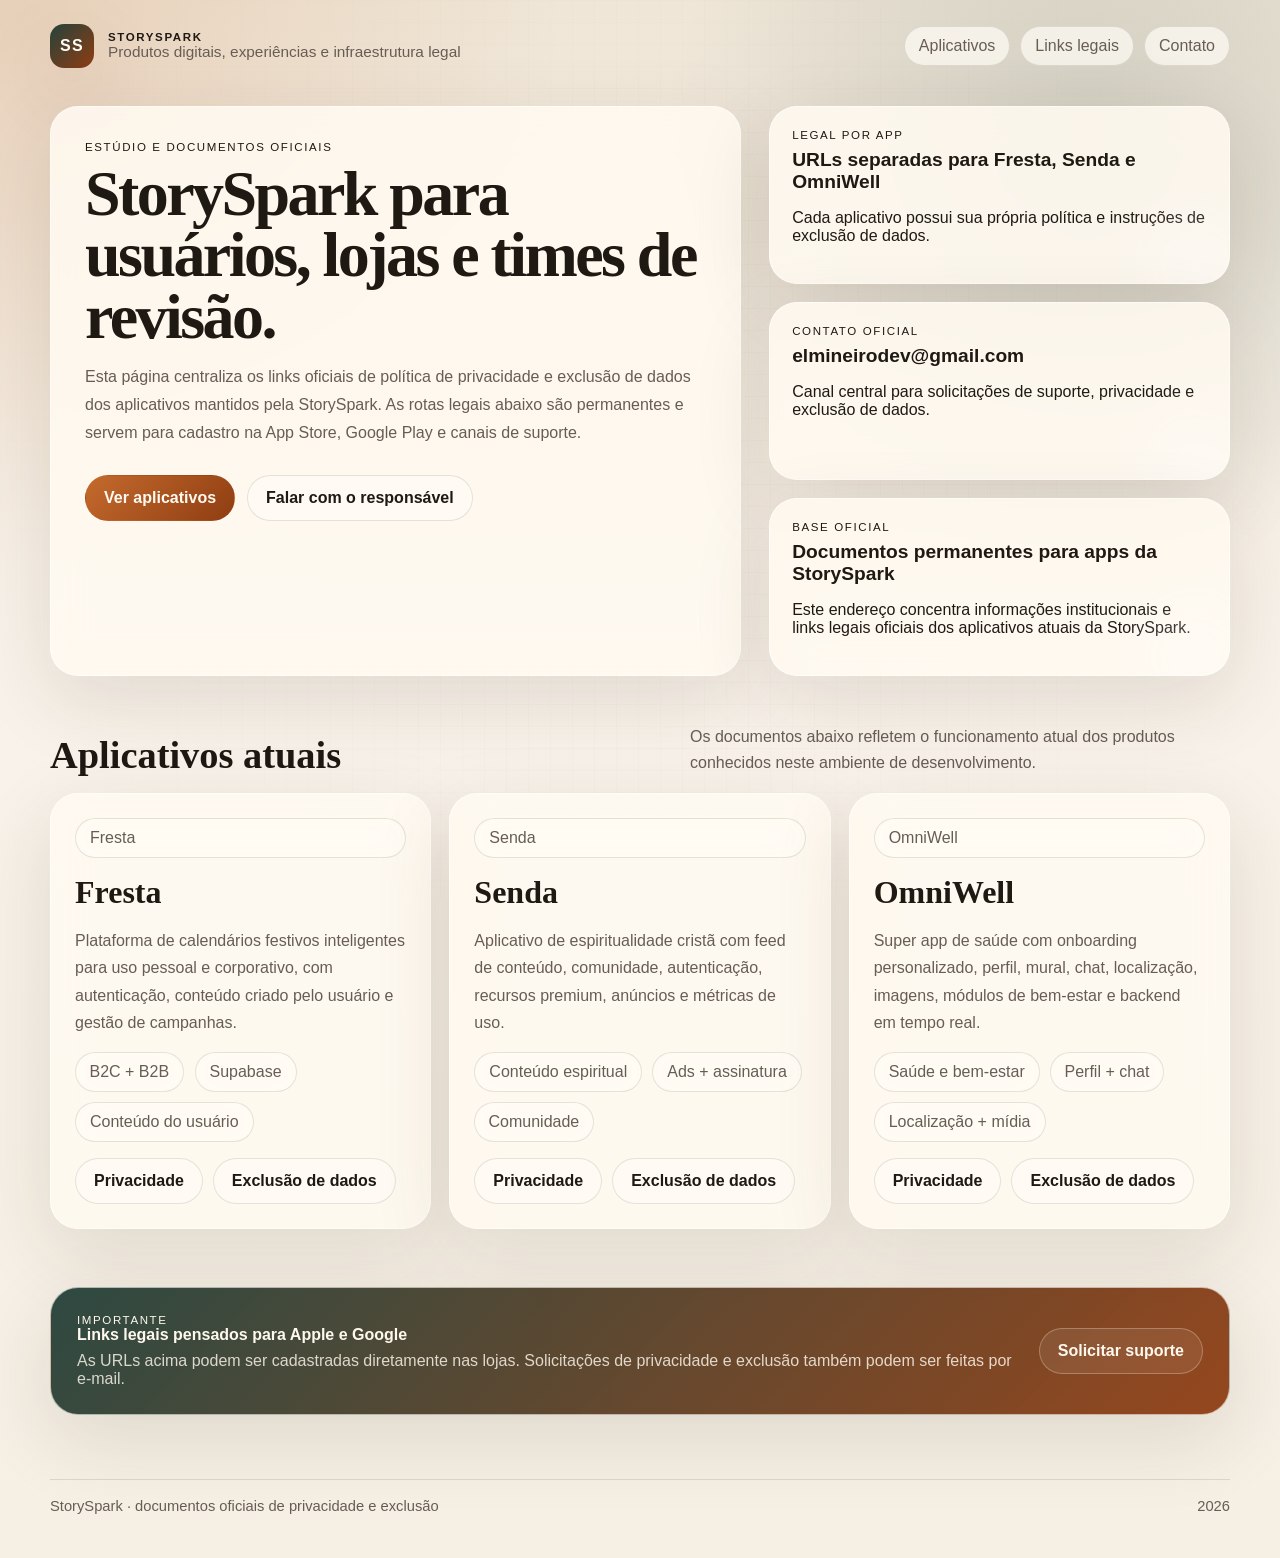
<file: index.html>
<!DOCTYPE html>
<html lang="pt-BR">
  <head>
    <meta charset="UTF-8" />
    <meta name="viewport" content="width=device-width, initial-scale=1.0" />
    <title>StorySpark | Apps e documentos legais</title>
    <meta
      name="description"
      content="StorySpark é o estúdio por trás de apps como Fresta, Senda e OmniWell. Aqui ficam os links oficiais de política de privacidade e exclusão de dados."
    />
    <link rel="canonical" href="https://storyspark.com.br/" />
    <meta property="og:title" content="StorySpark | Apps e documentos legais" />
    <meta property="og:description" content="StorySpark é o estúdio por trás de apps como Fresta, Senda e OmniWell. Aqui ficam os links oficiais de política de privacidade e exclusão de dados." />
    <meta property="og:url" content="https://storyspark.com.br/" />
    <meta property="og:type" content="website" />
    <meta property="og:locale" content="pt_BR" />
    <meta name="twitter:card" content="summary" />
    <meta name="twitter:title" content="StorySpark | Apps e documentos legais" />
    <meta name="twitter:description" content="Estúdio por trás dos apps Fresta, Senda e OmniWell. Links oficiais de privacidade e exclusão de dados." />
    <link rel="icon" type="image/svg+xml" href="/favicon.svg" />
    <link rel="stylesheet" href="./styles.css" />
  </head>
  <body>
    <div class="shell">
      <header class="topbar">
        <a class="brand" href="/">
          <span class="brand-mark">SS</span>
          <span class="brand-copy">
            <strong>StorySpark</strong>
            <span>Produtos digitais, experiências e infraestrutura legal</span>
          </span>
        </a>
        <nav class="topnav">
          <a href="#apps">Aplicativos</a>
          <a href="#legal">Links legais</a>
          <a href="mailto:elmineirodev@gmail.com">Contato</a>
        </nav>
      </header>

      <main>
        <section class="hero">
          <article class="card hero-main">
            <span class="eyebrow">Estúdio e documentos oficiais</span>
            <h1>StorySpark para usuários, lojas e times de revisão.</h1>
            <p>
              Esta página centraliza os links oficiais de política de privacidade
              e exclusão de dados dos aplicativos mantidos pela StorySpark. As
              rotas legais abaixo são permanentes e servem para cadastro na App
              Store, Google Play e canais de suporte.
            </p>
            <div class="hero-actions">
              <a class="btn btn-primary" href="#apps">Ver aplicativos</a>
              <a class="btn btn-secondary" href="mailto:elmineirodev@gmail.com"
                >Falar com o responsável</a
              >
            </div>
          </article>
          <aside class="hero-side">
            <section class="card mini-card">
              <span class="eyebrow">Legal por app</span>
              <strong>URLs separadas para Fresta, Senda e OmniWell</strong>
              <p>
                Cada aplicativo possui sua própria política e instruções de
                exclusão de dados.
              </p>
            </section>
            <section class="card mini-card">
              <span class="eyebrow">Contato oficial</span>
              <strong>elmineirodev@gmail.com</strong>
              <p>
                Canal central para solicitações de suporte, privacidade e
                exclusão de dados.
              </p>
            </section>
            <section class="card mini-card">
              <span class="eyebrow">Base oficial</span>
              <strong>Documentos permanentes para apps da StorySpark</strong>
              <p>
                Este endereço concentra informações institucionais e links legais
                oficiais dos aplicativos atuais da StorySpark.
              </p>
            </section>
          </aside>
        </section>

        <section class="section" id="apps">
          <div class="section-title">
            <h2>Aplicativos atuais</h2>
            <p>
              Os documentos abaixo refletem o funcionamento atual dos produtos
              conhecidos neste ambiente de desenvolvimento.
            </p>
          </div>
          <div class="app-grid">
            <article class="card app-card">
              <span class="chip">Fresta</span>
              <h3>Fresta</h3>
              <p>
                Plataforma de calendários festivos inteligentes para uso pessoal
                e corporativo, com autenticação, conteúdo criado pelo usuário e
                gestão de campanhas.
              </p>
              <div class="app-meta">
                <span class="chip">B2C + B2B</span>
                <span class="chip">Supabase</span>
                <span class="chip">Conteúdo do usuário</span>
              </div>
              <div class="app-links">
                <a class="btn btn-secondary" href="/legal/fresta/privacy/"
                  >Privacidade</a
                >
                <a
                  class="btn btn-secondary"
                  href="/legal/fresta/data-deletion/"
                  >Exclusão de dados</a
                >
              </div>
            </article>

            <article class="card app-card">
              <span class="chip">Senda</span>
              <h3>Senda</h3>
              <p>
                Aplicativo de espiritualidade cristã com feed de conteúdo,
                comunidade, autenticação, recursos premium, anúncios e métricas
                de uso.
              </p>
              <div class="app-meta">
                <span class="chip">Conteúdo espiritual</span>
                <span class="chip">Ads + assinatura</span>
                <span class="chip">Comunidade</span>
              </div>
              <div class="app-links">
                <a class="btn btn-secondary" href="/legal/senda/privacy/"
                  >Privacidade</a
                >
                <a class="btn btn-secondary" href="/legal/senda/data-deletion/"
                  >Exclusão de dados</a
                >
              </div>
            </article>

            <article class="card app-card">
              <span class="chip">OmniWell</span>
              <h3>OmniWell</h3>
              <p>
                Super app de saúde com onboarding personalizado, perfil, mural,
                chat, localização, imagens, módulos de bem-estar e backend em
                tempo real.
              </p>
              <div class="app-meta">
                <span class="chip">Saúde e bem-estar</span>
                <span class="chip">Perfil + chat</span>
                <span class="chip">Localização + mídia</span>
              </div>
              <div class="app-links">
                <a class="btn btn-secondary" href="/legal/omniwell/privacy/"
                  >Privacidade</a
                >
                <a
                  class="btn btn-secondary"
                  href="/legal/omniwell/data-deletion/"
                  >Exclusão de dados</a
                >
              </div>
            </article>
          </div>
        </section>

        <section class="section" id="legal">
          <div class="card band">
            <div>
              <span class="eyebrow">Importante</span>
              <strong>Links legais pensados para Apple e Google</strong>
              <p>
                As URLs acima podem ser cadastradas diretamente nas lojas.
                Solicitações de privacidade e exclusão também podem ser feitas
                por e-mail.
              </p>
            </div>
            <a class="btn btn-secondary" href="mailto:elmineirodev@gmail.com"
              >Solicitar suporte</a
            >
          </div>
        </section>
      </main>

      <footer class="footer">
        <div class="footer-row">
          <span>StorySpark · documentos oficiais de privacidade e exclusão</span>
          <span id="year">2026</span>
        </div>
      </footer>
    </div>
    <script>
      document.getElementById("year").textContent = String(new Date().getFullYear());
    </script>
  </body>
</html>
</file>
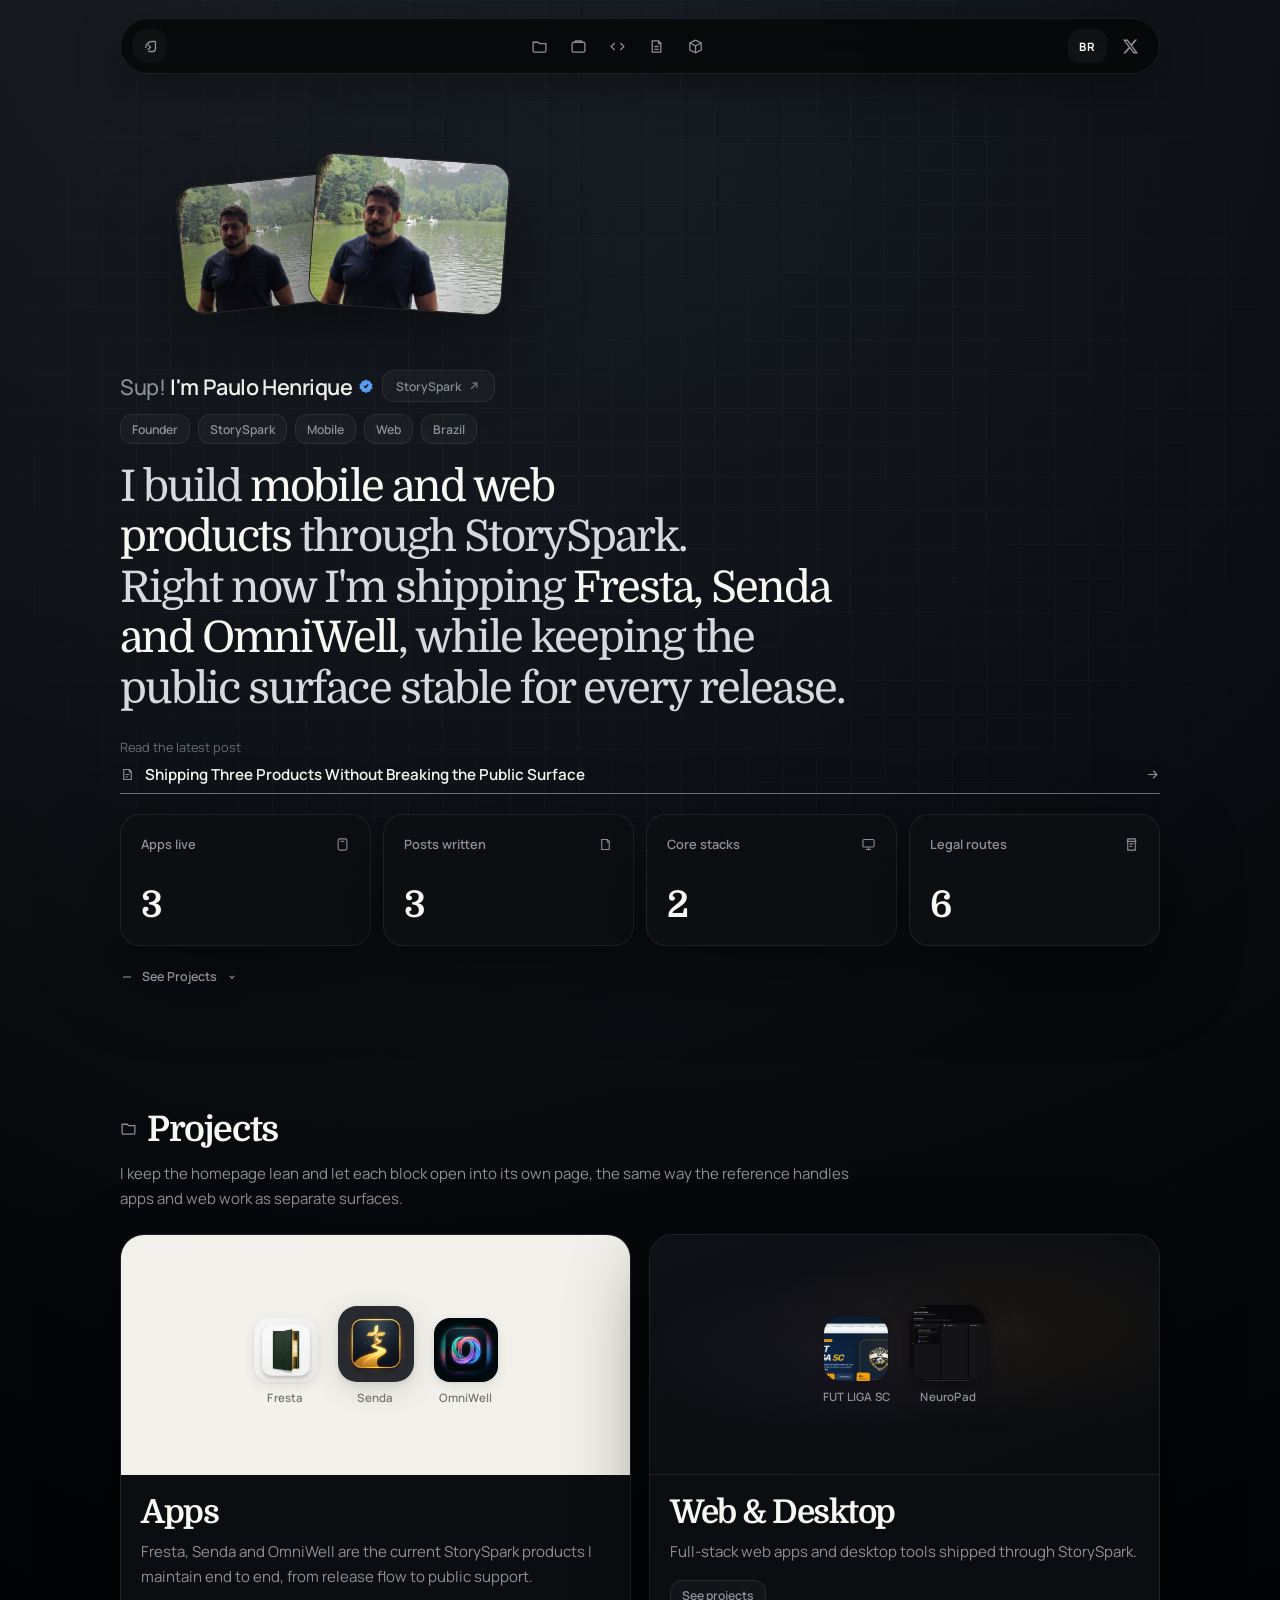
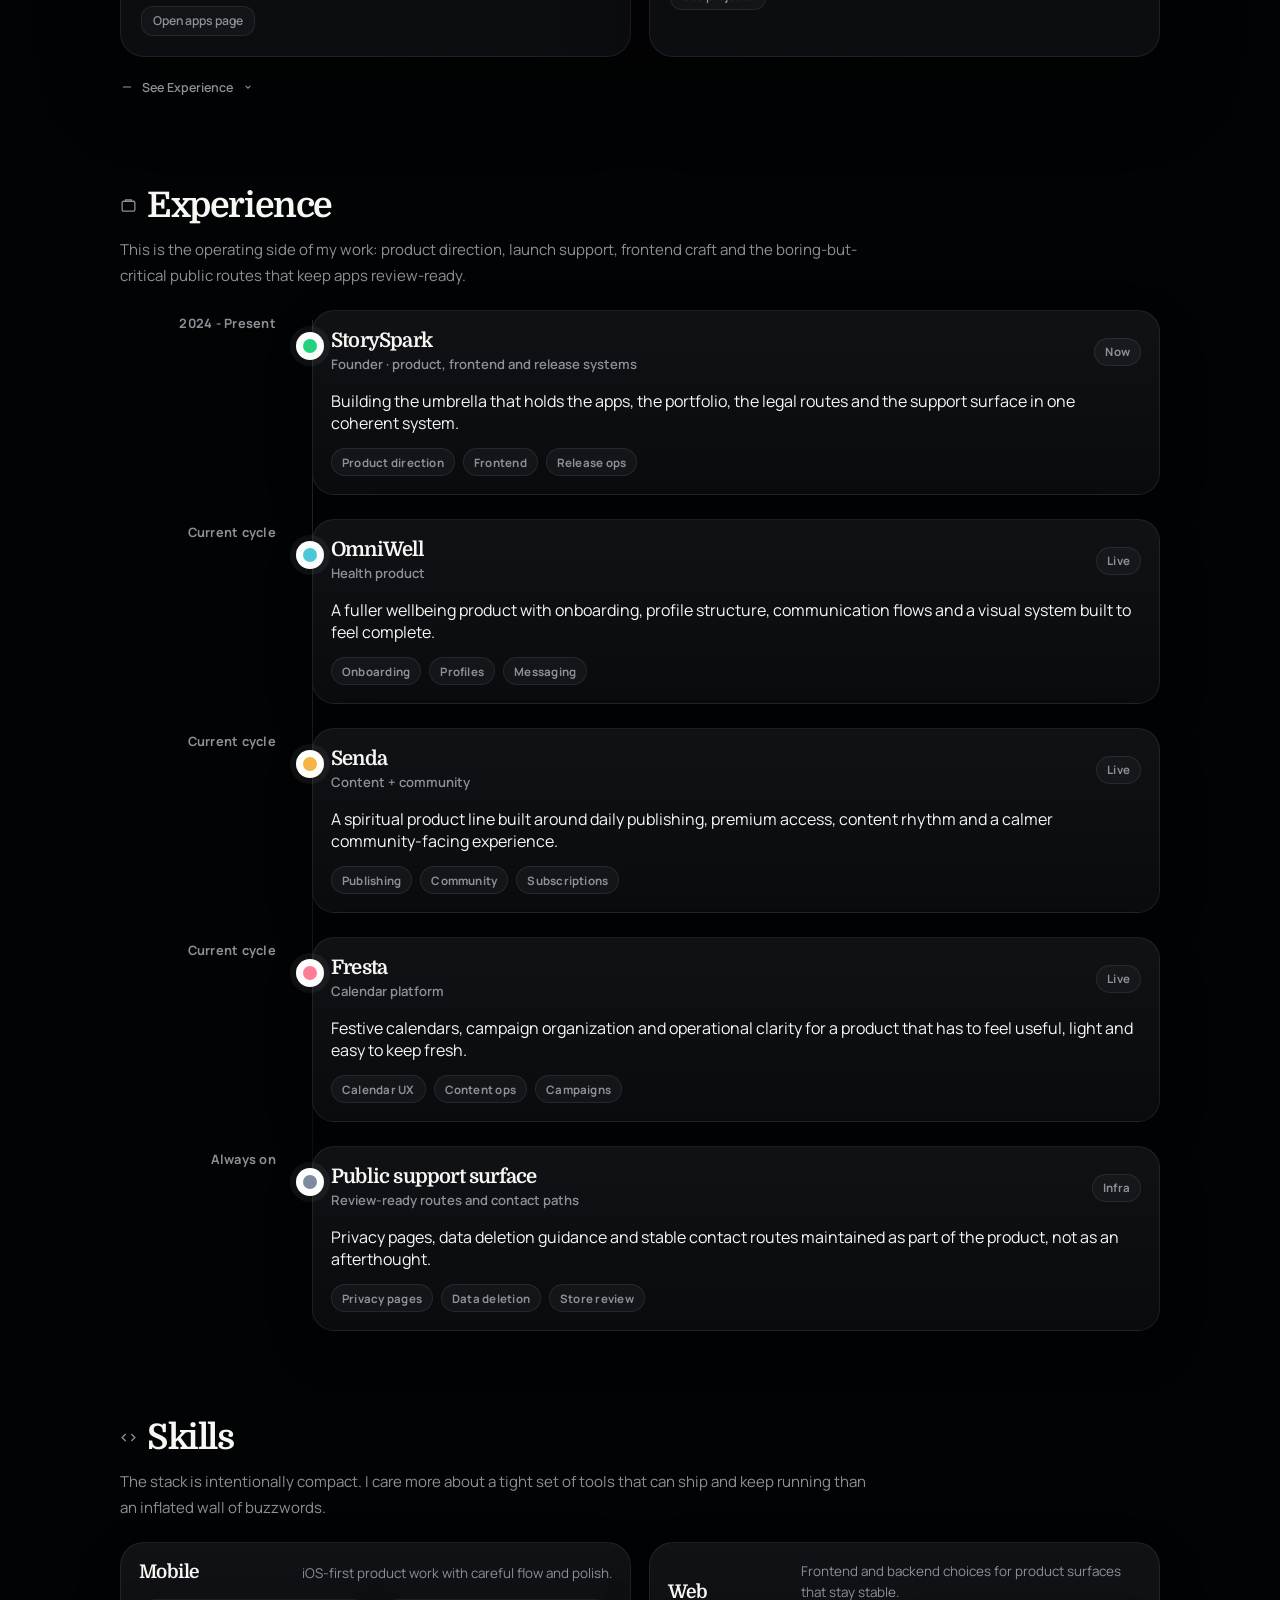
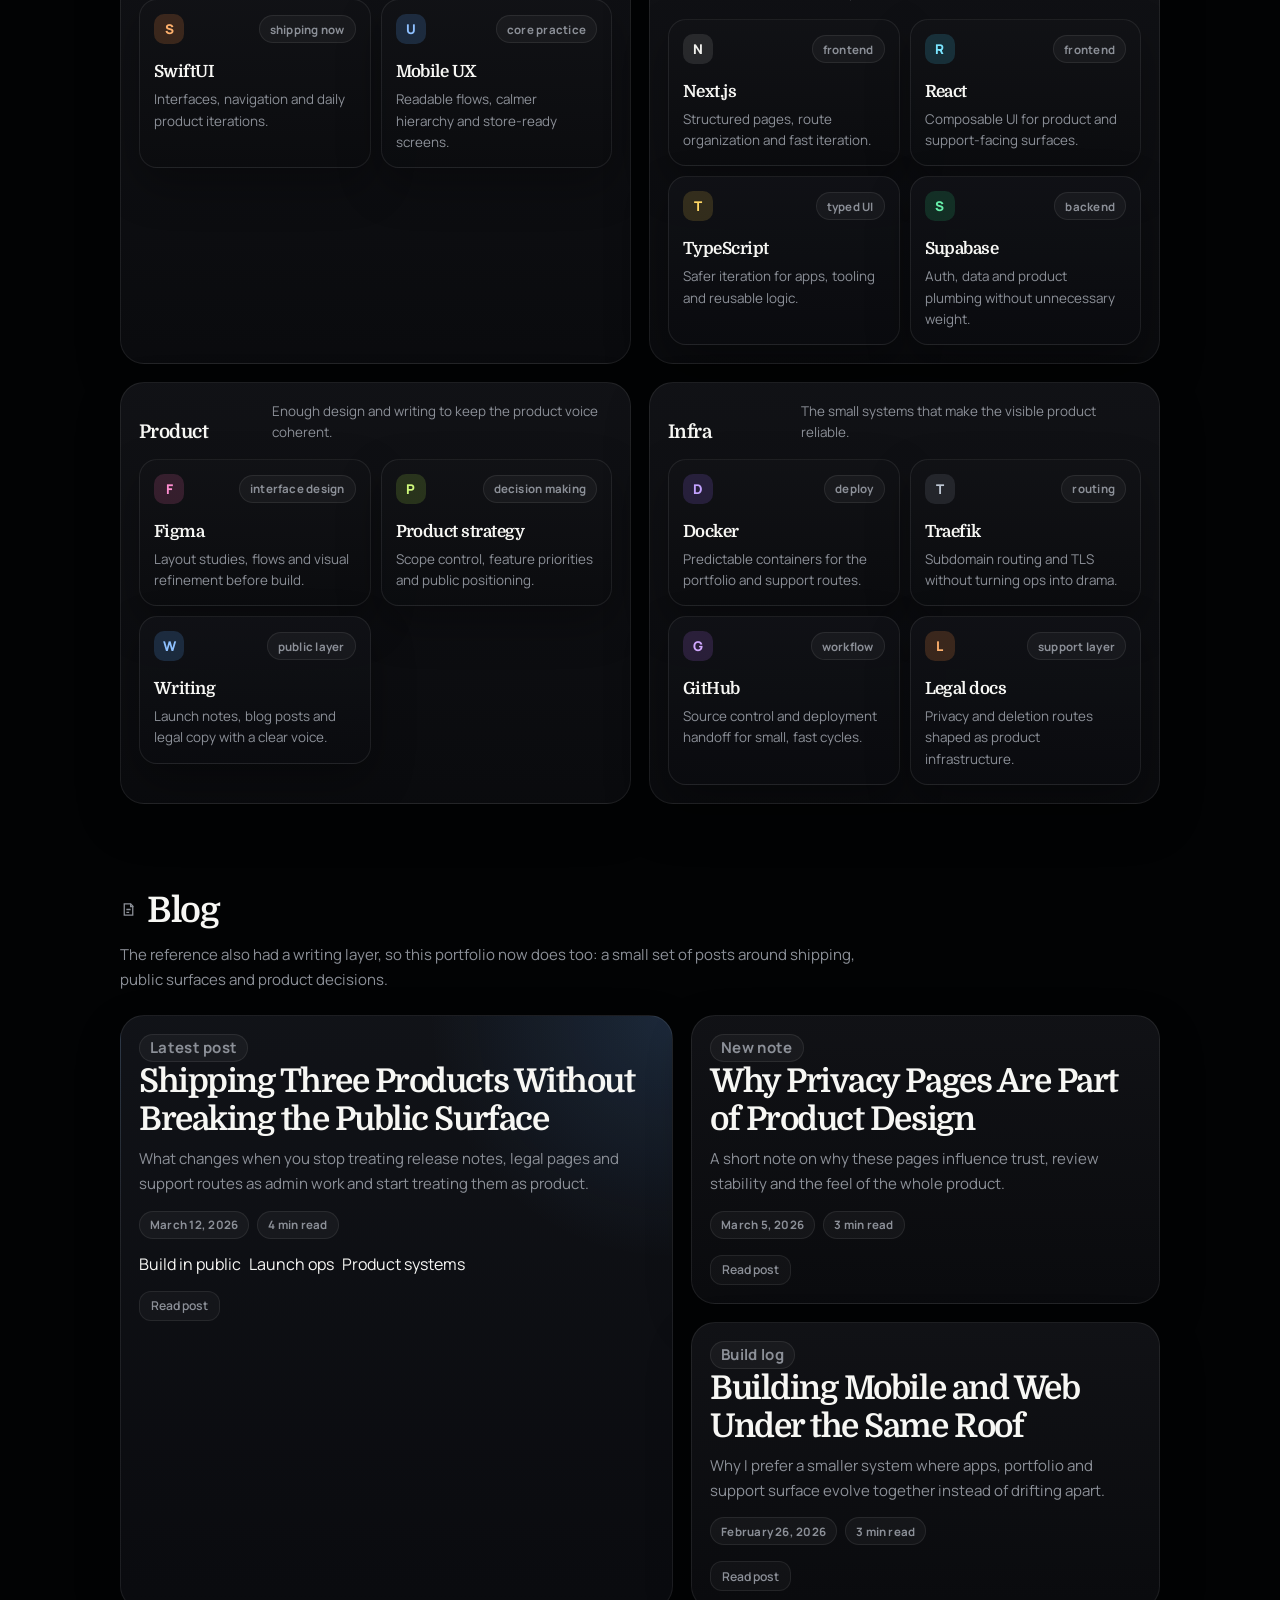
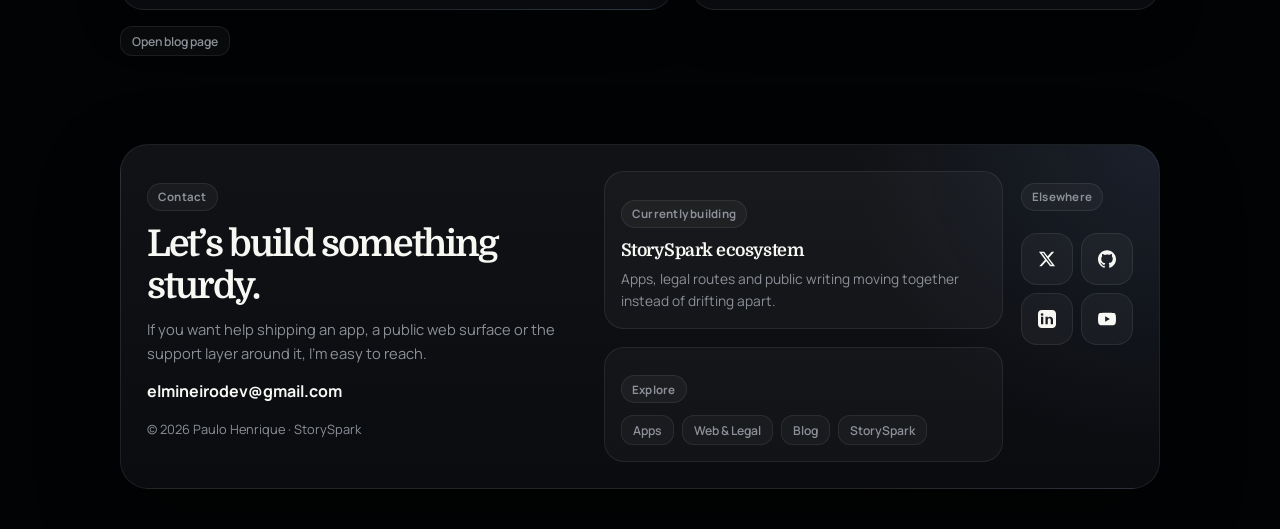
<file: portfolio/index.html>
<!doctype html>
<html lang="en">
  <head>
    <meta charset="UTF-8" />
    <meta name="viewport" content="width=device-width, initial-scale=1.0" />
    <title>Paulo Henrique | elmineiro</title>
    <meta
      name="description"
      content="Portfolio pessoal de Paulo Henrique, fundador da StorySpark, com apps, superfícies web estáveis e uma camada pública de escrita."
    />
    <link rel="canonical" href="https://elmineiro.storyspark.com.br/" />
    <meta property="og:title" content="Paulo Henrique | elmineiro" />
    <meta property="og:description" content="Portfolio pessoal de Paulo Henrique, fundador da StorySpark, com apps, superfícies web estáveis e uma camada pública de escrita." />
    <meta property="og:url" content="https://elmineiro.storyspark.com.br/" />
    <meta property="og:type" content="website" />
    <meta property="og:locale" content="pt_BR" />
    <meta name="twitter:card" content="summary" />
    <meta name="twitter:title" content="Paulo Henrique | elmineiro" />
    <meta name="twitter:description" content="Founder da StorySpark. Apps mobile, superfícies web e escrita pública." />
    <link rel="icon" type="image/svg+xml" href="./favicon.svg" />
    <link rel="stylesheet" href="./styles.css?v=20260323b" />
  </head>
  <body>
    <div class="site-shell" id="top">
      <header class="topbar">
        <a class="brand-button" href="#top" aria-label="Back to top">
          <svg viewBox="0 0 24 24" fill="none" stroke="currentColor" stroke-width="1.9">
            <path d="M5 14c0-5 4-9 9-9h5" />
            <path d="M19 5v10c0 2.21-1.79 4-4 4H9" />
            <path d="m8 9 4 4-4 4" />
          </svg>
        </a>

        <nav class="nav-center" aria-label="Section navigation">
          <a class="nav-icon" href="#projects" aria-label="Projects">
            <svg viewBox="0 0 24 24" fill="none" stroke="currentColor" stroke-width="1.8">
              <path d="M3 6h7l2 2h9v10a2 2 0 0 1-2 2H5a2 2 0 0 1-2-2V6z" />
            </svg>
          </a>
          <a class="nav-icon" href="#experience" aria-label="Experience">
            <svg viewBox="0 0 24 24" fill="none" stroke="currentColor" stroke-width="1.8">
              <rect x="3" y="6" width="18" height="14" rx="2" />
              <path d="M8 6V4h8v2" />
            </svg>
          </a>
          <a class="nav-icon" href="#skills" aria-label="Skills">
            <svg viewBox="0 0 24 24" fill="none" stroke="currentColor" stroke-width="1.8">
              <path d="m8 7-5 5 5 5" />
              <path d="m16 7 5 5-5 5" />
            </svg>
          </a>
          <a class="nav-icon" href="/blog/" aria-label="Blog">
            <svg viewBox="0 0 24 24" fill="none" stroke="currentColor" stroke-width="1.8">
              <path d="M6 4h9l3 3v13H6z" />
              <path d="M15 4v4h4" />
              <path d="M9 12h6M9 16h6" />
            </svg>
          </a>
          <a class="nav-icon" href="https://storyspark.com.br/" aria-label="StorySpark legal site">
            <svg viewBox="0 0 24 24" fill="none" stroke="currentColor" stroke-width="1.8">
              <path d="M12 3 4 7v10l8 4 8-4V7l-8-4Z" />
              <path d="m4 7 8 4 8-4" />
              <path d="M12 11v10" />
            </svg>
          </a>
        </nav>

        <div class="nav-right">
          <span class="lang-pill">BR</span>
          <a
            class="nav-icon"
            href="https://x.com/PauloHenryJR"
            target="_blank"
            rel="noreferrer"
            aria-label="X profile"
          >
            <svg viewBox="0 0 24 24" fill="currentColor">
              <path
                d="M18.244 2.25h3.308l-7.227 8.26 8.502 11.24H16.17l-5.214-6.817L4.99 21.75H1.68l7.73-8.835L1.254 2.25H8.08l4.713 6.231zm-1.161 17.52h1.833L7.084 4.126H5.117z"
              />
            </svg>
          </a>
        </div>
      </header>

      <main class="page">
        <section class="hero">
          <div class="portrait-stack" aria-label="Profile photos">
            <figure class="portrait-card portrait-card-back">
              <img src="./dGNkMoUq_400x400.jpg" alt="Paulo Henrique portrait" />
            </figure>
            <figure class="portrait-card portrait-card-front">
              <img src="./dGNkMoUq_400x400.jpg" alt="Paulo Henrique portrait" />
            </figure>
          </div>

          <div class="hero-headline">
            <h1>
              <span class="muted">Sup!</span>
              I'm Paulo Henrique
              <span class="verified-badge" aria-hidden="true">
                <svg viewBox="0 0 24 24" fill="currentColor">
                  <path
                    d="M12 2 14.4 4.2 17.7 4.5 19 7.6 21.8 9.4 21 12.5 21.8 15.6 19 17.4 17.7 20.5 14.4 20.8 12 23 9.6 20.8 6.3 20.5 5 17.4 2.2 15.6 3 12.5 2.2 9.4 5 7.6 6.3 4.5 9.6 4.2 12 2Z"
                  />
                  <path
                    d="m9.7 12.6 1.6 1.7 3.4-4"
                    fill="none"
                    stroke="#050505"
                    stroke-width="2"
                    stroke-linecap="round"
                    stroke-linejoin="round"
                  />
                </svg>
              </span>
            </h1>
            <a class="hero-mini-link" href="https://storyspark.com.br/" target="_blank" rel="noreferrer">
              <span>StorySpark</span>
              <svg viewBox="0 0 24 24" fill="none" stroke="currentColor" stroke-width="1.8">
                <path d="M7 17 17 7" />
                <path d="M9 7h8v8" />
              </svg>
            </a>
          </div>

          <div class="interest-row" aria-label="Interests and focus">
            <span>Founder</span>
            <span>StorySpark</span>
            <span>Mobile</span>
            <span>Web</span>
            <span>Brazil</span>
          </div>

          <p class="hero-copy">
            I build <span>mobile and web products</span> through StorySpark.
            <br />
            Right now I'm shipping <span>Fresta, Senda and OmniWell</span>, while
            keeping the public surface stable for every release.
          </p>

          <div class="launch-strip">
            <p>Read the latest post</p>
            <a href="/blog/shipping-three-products/">
              <svg viewBox="0 0 24 24" fill="none" stroke="currentColor" stroke-width="1.8">
                <path d="M6 4h9l3 3v13H6z" />
                <path d="M15 4v4h4" />
                <path d="M9 12h6M9 16h4" />
              </svg>
              <span>Shipping Three Products Without Breaking the Public Surface</span>
              <svg viewBox="0 0 24 24" fill="none" stroke="currentColor" stroke-width="1.8">
                <path d="M5 12h14" />
                <path d="m13 6 6 6-6 6" />
              </svg>
            </a>
          </div>

          <div class="stats-grid">
            <a class="stat-card" href="/projects/apps/">
              <div class="stat-label">
                <span>Apps live</span>
                <svg viewBox="0 0 24 24" fill="none" stroke="currentColor" stroke-width="1.8">
                  <rect x="5" y="3" width="14" height="18" rx="3" />
                  <path d="M9 7h6" />
                </svg>
              </div>
              <strong>3</strong>
            </a>
            <a class="stat-card" href="/blog/">
              <div class="stat-label">
                <span>Posts written</span>
                <svg viewBox="0 0 24 24" fill="none" stroke="currentColor" stroke-width="1.8">
                  <path d="M6 4h9l3 3v13H6z" />
                  <path d="M15 4v4h4" />
                </svg>
              </div>
              <strong>3</strong>
            </a>
            <a class="stat-card" href="#skills">
              <div class="stat-label">
                <span>Core stacks</span>
                <svg viewBox="0 0 24 24" fill="none" stroke="currentColor" stroke-width="1.8">
                  <rect x="3" y="4" width="18" height="12" rx="2" />
                  <path d="M8 20h8" />
                  <path d="M12 16v4" />
                </svg>
              </div>
              <strong>2</strong>
            </a>
            <a class="stat-card" href="/projects/web/">
              <div class="stat-label">
                <span>Legal routes</span>
                <svg viewBox="0 0 24 24" fill="none" stroke="currentColor" stroke-width="1.8">
                  <path d="M4 7h16" />
                  <path d="M6 3h12v18H6z" />
                  <path d="M9 11h6M9 15h4" />
                </svg>
              </div>
              <strong>6</strong>
            </a>
          </div>

          <a class="section-jump" href="#projects">
            <svg viewBox="0 0 24 24" fill="none" stroke="currentColor" stroke-width="1.8">
              <path d="M5 12h14" />
            </svg>
            <span>See Projects</span>
            <svg viewBox="0 0 24 24" fill="none" stroke="currentColor" stroke-width="1.8">
              <path d="m8 10 4 4 4-4" />
            </svg>
          </a>
        </section>

        <section class="section" id="projects">
          <div class="section-heading">
            <svg viewBox="0 0 24 24" fill="none" stroke="currentColor" stroke-width="1.8">
              <path d="M3 6h7l2 2h9v10a2 2 0 0 1-2 2H5a2 2 0 0 1-2-2V6z" />
            </svg>
            <h2>Projects</h2>
          </div>
          <p class="section-intro">
            I keep the homepage lean and let each block open into its own page,
            the same way the reference handles apps and web work as separate surfaces.
          </p>

          <div class="project-grid">
            <article class="project-card">
              <div class="project-visual project-visual-apps">
                <div class="app-trio">
                  <div class="app-trio-item">
                    <img src="./fresta.webp" alt="Fresta" />
                    <span>Fresta</span>
                  </div>
                  <div class="app-trio-item app-trio-center">
                    <img src="./senda.webp" alt="Senda" />
                    <span>Senda</span>
                  </div>
                  <div class="app-trio-item">
                    <img src="./omniwell.webp" alt="OmniWell" />
                    <span>OmniWell</span>
                  </div>
                </div>
              </div>
              <div class="project-body">
                <h3>Apps</h3>
                <p>
                  Fresta, Senda and OmniWell are the current StorySpark products
                  I maintain end to end, from release flow to public support.
                </p>
                <div class="project-links">
                  <a href="/projects/apps/">Open apps page</a>
                </div>
              </div>
            </article>

            <article class="project-card">
              <div class="project-visual project-visual-web">
                <div class="app-trio">
                  <div class="app-trio-item">
                    <img class="web-tile-screenshot" src="./futligasc-preview.jpg" alt="FUT LIGA SC" />
                    <span>FUT LIGA SC</span>
                  </div>
                  <div class="app-trio-item app-trio-center">
                    <img class="web-tile-screenshot" src="./neuropad-preview.jpg" alt="NeuroPad" />
                    <span>NeuroPad</span>
                  </div>
                </div>
              </div>
              <div class="project-body">
                <h3>Web & Desktop</h3>
                <p>
                  Full-stack web apps and desktop tools shipped through StorySpark.
                </p>
                <div class="project-links">
                  <a href="/projects/web/">See projects</a>
                </div>
              </div>
            </article>
          </div>

          <a class="section-jump" href="#experience">
            <svg viewBox="0 0 24 24" fill="none" stroke="currentColor" stroke-width="1.8">
              <path d="M5 12h14" />
            </svg>
            <span>See Experience</span>
            <svg viewBox="0 0 24 24" fill="none" stroke="currentColor" stroke-width="1.8">
              <path d="m8 10 4 4 4-4" />
            </svg>
          </a>
        </section>

        <section class="section" id="experience">
          <div class="section-heading">
            <svg viewBox="0 0 24 24" fill="none" stroke="currentColor" stroke-width="1.8">
              <rect x="3" y="6" width="18" height="14" rx="2" />
              <path d="M8 6V4h8v2" />
            </svg>
            <h2>Experience</h2>
          </div>
          <p class="section-intro">
            This is the operating side of my work: product direction, launch support,
            frontend craft and the boring-but-critical public routes that keep apps review-ready.
          </p>

          <div class="timeline">
            <article class="timeline-item">
              <p class="timeline-meta">2024 - Present</p>
              <div class="timeline-content">
                <div class="timeline-head">
                  <span class="timeline-dot live"></span>
                  <div class="timeline-title-group">
                    <h3>StorySpark</h3>
                    <span class="timeline-role">Founder · product, frontend and release systems</span>
                  </div>
                  <span class="timeline-chip">Now</span>
                </div>
                <p>
                  Building the umbrella that holds the apps, the portfolio, the legal
                  routes and the support surface in one coherent system.
                </p>
                <div class="timeline-tags">
                  <span>Product direction</span>
                  <span>Frontend</span>
                  <span>Release ops</span>
                </div>
              </div>
            </article>

            <article class="timeline-item">
              <p class="timeline-meta">Current cycle</p>
              <div class="timeline-content">
                <div class="timeline-head">
                  <span class="timeline-dot teal"></span>
                  <div class="timeline-title-group">
                    <h3>OmniWell</h3>
                    <span class="timeline-role">Health product</span>
                  </div>
                  <span class="timeline-chip muted-chip">Live</span>
                </div>
                <p>
                  A fuller wellbeing product with onboarding, profile structure,
                  communication flows and a visual system built to feel complete.
                </p>
                <div class="timeline-tags">
                  <span>Onboarding</span>
                  <span>Profiles</span>
                  <span>Messaging</span>
                </div>
              </div>
            </article>

            <article class="timeline-item">
              <p class="timeline-meta">Current cycle</p>
              <div class="timeline-content">
                <div class="timeline-head">
                  <span class="timeline-dot amber"></span>
                  <div class="timeline-title-group">
                    <h3>Senda</h3>
                    <span class="timeline-role">Content + community</span>
                  </div>
                  <span class="timeline-chip muted-chip">Live</span>
                </div>
                <p>
                  A spiritual product line built around daily publishing, premium access,
                  content rhythm and a calmer community-facing experience.
                </p>
                <div class="timeline-tags">
                  <span>Publishing</span>
                  <span>Community</span>
                  <span>Subscriptions</span>
                </div>
              </div>
            </article>

            <article class="timeline-item">
              <p class="timeline-meta">Current cycle</p>
              <div class="timeline-content">
                <div class="timeline-head">
                  <span class="timeline-dot rose"></span>
                  <div class="timeline-title-group">
                    <h3>Fresta</h3>
                    <span class="timeline-role">Calendar platform</span>
                  </div>
                  <span class="timeline-chip muted-chip">Live</span>
                </div>
                <p>
                  Festive calendars, campaign organization and operational clarity for a
                  product that has to feel useful, light and easy to keep fresh.
                </p>
                <div class="timeline-tags">
                  <span>Calendar UX</span>
                  <span>Content ops</span>
                  <span>Campaigns</span>
                </div>
              </div>
            </article>

            <article class="timeline-item">
              <p class="timeline-meta">Always on</p>
              <div class="timeline-content">
                <div class="timeline-head">
                  <span class="timeline-dot slate"></span>
                  <div class="timeline-title-group">
                    <h3>Public support surface</h3>
                    <span class="timeline-role">Review-ready routes and contact paths</span>
                  </div>
                  <span class="timeline-chip muted-chip">Infra</span>
                </div>
                <p>
                  Privacy pages, data deletion guidance and stable contact routes maintained
                  as part of the product, not as an afterthought.
                </p>
                <div class="timeline-tags">
                  <span>Privacy pages</span>
                  <span>Data deletion</span>
                  <span>Store review</span>
                </div>
              </div>
            </article>
          </div>
        </section>

        <section class="section" id="skills">
          <div class="section-heading">
            <svg viewBox="0 0 24 24" fill="none" stroke="currentColor" stroke-width="1.8">
              <path d="m8 7-5 5 5 5" />
              <path d="m16 7 5 5-5 5" />
            </svg>
            <h2>Skills</h2>
          </div>
          <p class="section-intro">
            The stack is intentionally compact. I care more about a tight set of tools
            that can ship and keep running than an inflated wall of buzzwords.
          </p>

          <div class="skills-layout">
            <section class="skill-group">
              <div class="skill-group-header">
                <h3>Mobile</h3>
                <p>iOS-first product work with careful flow and polish.</p>
              </div>
              <div class="skill-grid">
                <article class="skill-card">
                  <div class="skill-top">
                    <span class="skill-icon accent-orange">S</span>
                    <span class="skill-badge">shipping now</span>
                  </div>
                  <strong>SwiftUI</strong>
                  <p>Interfaces, navigation and daily product iterations.</p>
                </article>
                <article class="skill-card">
                  <div class="skill-top">
                    <span class="skill-icon accent-blue">U</span>
                    <span class="skill-badge">core practice</span>
                  </div>
                  <strong>Mobile UX</strong>
                  <p>Readable flows, calmer hierarchy and store-ready screens.</p>
                </article>
              </div>
            </section>

            <section class="skill-group">
              <div class="skill-group-header">
                <h3>Web</h3>
                <p>Frontend and backend choices for product surfaces that stay stable.</p>
              </div>
              <div class="skill-grid">
                <article class="skill-card">
                  <div class="skill-top">
                    <span class="skill-icon accent-white">N</span>
                    <span class="skill-badge">frontend</span>
                  </div>
                  <strong>Next.js</strong>
                  <p>Structured pages, route organization and fast iteration.</p>
                </article>
                <article class="skill-card">
                  <div class="skill-top">
                    <span class="skill-icon accent-cyan">R</span>
                    <span class="skill-badge">frontend</span>
                  </div>
                  <strong>React</strong>
                  <p>Composable UI for product and support-facing surfaces.</p>
                </article>
                <article class="skill-card">
                  <div class="skill-top">
                    <span class="skill-icon accent-yellow">T</span>
                    <span class="skill-badge">typed UI</span>
                  </div>
                  <strong>TypeScript</strong>
                  <p>Safer iteration for apps, tooling and reusable logic.</p>
                </article>
                <article class="skill-card">
                  <div class="skill-top">
                    <span class="skill-icon accent-green">S</span>
                    <span class="skill-badge">backend</span>
                  </div>
                  <strong>Supabase</strong>
                  <p>Auth, data and product plumbing without unnecessary weight.</p>
                </article>
              </div>
            </section>

            <section class="skill-group">
              <div class="skill-group-header">
                <h3>Product</h3>
                <p>Enough design and writing to keep the product voice coherent.</p>
              </div>
              <div class="skill-grid">
                <article class="skill-card">
                  <div class="skill-top">
                    <span class="skill-icon accent-pink">F</span>
                    <span class="skill-badge">interface design</span>
                  </div>
                  <strong>Figma</strong>
                  <p>Layout studies, flows and visual refinement before build.</p>
                </article>
                <article class="skill-card">
                  <div class="skill-top">
                    <span class="skill-icon accent-lime">P</span>
                    <span class="skill-badge">decision making</span>
                  </div>
                  <strong>Product strategy</strong>
                  <p>Scope control, feature priorities and public positioning.</p>
                </article>
                <article class="skill-card">
                  <div class="skill-top">
                    <span class="skill-icon accent-blue">W</span>
                    <span class="skill-badge">public layer</span>
                  </div>
                  <strong>Writing</strong>
                  <p>Launch notes, blog posts and legal copy with a clear voice.</p>
                </article>
              </div>
            </section>

            <section class="skill-group">
              <div class="skill-group-header">
                <h3>Infra</h3>
                <p>The small systems that make the visible product reliable.</p>
              </div>
              <div class="skill-grid">
                <article class="skill-card">
                  <div class="skill-top">
                    <span class="skill-icon accent-violet">D</span>
                    <span class="skill-badge">deploy</span>
                  </div>
                  <strong>Docker</strong>
                  <p>Predictable containers for the portfolio and support routes.</p>
                </article>
                <article class="skill-card">
                  <div class="skill-top">
                    <span class="skill-icon accent-slate">T</span>
                    <span class="skill-badge">routing</span>
                  </div>
                  <strong>Traefik</strong>
                  <p>Subdomain routing and TLS without turning ops into drama.</p>
                </article>
                <article class="skill-card">
                  <div class="skill-top">
                    <span class="skill-icon accent-purple">G</span>
                    <span class="skill-badge">workflow</span>
                  </div>
                  <strong>GitHub</strong>
                  <p>Source control and deployment handoff for small, fast cycles.</p>
                </article>
                <article class="skill-card">
                  <div class="skill-top">
                    <span class="skill-icon accent-orange">L</span>
                    <span class="skill-badge">support layer</span>
                  </div>
                  <strong>Legal docs</strong>
                  <p>Privacy and deletion routes shaped as product infrastructure.</p>
                </article>
              </div>
            </section>
          </div>
        </section>

        <section class="section" id="blog">
          <div class="section-heading">
            <svg viewBox="0 0 24 24" fill="none" stroke="currentColor" stroke-width="1.8">
              <path d="M6 4h9l3 3v13H6z" />
              <path d="M15 4v4h4" />
              <path d="M9 12h6M9 16h4" />
            </svg>
            <h2>Blog</h2>
          </div>
          <p class="section-intro">
            The reference also had a writing layer, so this portfolio now does too:
            a small set of posts around shipping, public surfaces and product decisions.
          </p>

          <div class="writing-grid">
            <article class="writing-card writing-feature">
              <p class="writing-kicker">Latest post</p>
              <h3>Shipping Three Products Without Breaking the Public Surface</h3>
              <p>
                What changes when you stop treating release notes, legal pages and support
                routes as admin work and start treating them as product.
              </p>
              <div class="writing-meta">
                <span>March 12, 2026</span>
                <span>4 min read</span>
              </div>
              <div class="writing-tags">
                <span>Build in public</span>
                <span>Launch ops</span>
                <span>Product systems</span>
              </div>
              <a class="writing-link" href="/blog/shipping-three-products/">Read post</a>
            </article>

            <article class="writing-card">
              <p class="writing-kicker">New note</p>
              <h3>Why Privacy Pages Are Part of Product Design</h3>
              <p>
                A short note on why these pages influence trust, review stability and the feel of the whole product.
              </p>
              <div class="writing-meta">
                <span>March 5, 2026</span>
                <span>3 min read</span>
              </div>
              <a class="writing-link" href="/blog/privacy-pages-product-design/">Read post</a>
            </article>

            <article class="writing-card">
              <p class="writing-kicker">Build log</p>
              <h3>Building Mobile and Web Under the Same Roof</h3>
              <p>
                Why I prefer a smaller system where apps, portfolio and support surface evolve together instead of drifting apart.
              </p>
              <div class="writing-meta">
                <span>February 26, 2026</span>
                <span>3 min read</span>
              </div>
              <a class="writing-link" href="/blog/mobile-web-same-roof/">Read post</a>
            </article>
          </div>

          <div class="project-links">
            <a href="/blog/">Open blog page</a>
          </div>
        </section>
      </main>

      <footer class="contact-card">
        <div class="contact-copy">
          <p class="footer-eyebrow">Contact</p>
          <h2>Let’s build something sturdy.</h2>
          <p class="contact-summary">
            If you want help shipping an app, a public web surface or the support layer around it,
            I’m easy to reach.
          </p>
          <a href="mailto:elmineirodev@gmail.com">elmineirodev@gmail.com</a>
          <small>© 2026 Paulo Henrique · StorySpark</small>
        </div>

        <div class="contact-panels">
          <section class="contact-panel">
            <p class="footer-eyebrow">Currently building</p>
            <strong>StorySpark ecosystem</strong>
            <span>Apps, legal routes and public writing moving together instead of drifting apart.</span>
          </section>

          <section class="contact-panel">
            <p class="footer-eyebrow">Explore</p>
            <nav class="footer-nav" aria-label="Footer navigation">
              <a href="/projects/apps/">Apps</a>
              <a href="/projects/web/">Web & Legal</a>
              <a href="/blog/">Blog</a>
              <a href="https://storyspark.com.br/" target="_blank" rel="noreferrer">StorySpark</a>
            </nav>
          </section>
        </div>

        <div class="contact-social-block">
          <p class="footer-eyebrow">Elsewhere</p>
          <div class="contact-socials" aria-label="Social links">
            <a href="https://x.com/PauloHenryJR" target="_blank" rel="noreferrer" aria-label="X">
              <svg viewBox="0 0 24 24" fill="currentColor">
                <path
                  d="M18.244 2.25h3.308l-7.227 8.26 8.502 11.24H16.17l-5.214-6.817L4.99 21.75H1.68l7.73-8.835L1.254 2.25H8.08l4.713 6.231zm-1.161 17.52h1.833L7.084 4.126H5.117z"
                />
              </svg>
            </a>
            <a href="https://github.com/PauloHenriqueJr" target="_blank" rel="noreferrer" aria-label="GitHub">
              <svg viewBox="0 0 24 24" fill="currentColor">
                <path
                  d="M12 .297C5.373.297 0 5.67 0 12.297c0 5.303 3.438 9.8 8.205 11.385.6.113.82-.258.82-.577 0-.285-.01-1.04-.015-2.04-3.338.724-4.042-1.61-4.042-1.61-.546-1.387-1.333-1.756-1.333-1.756-1.09-.745.083-.73.083-.73 1.205.085 1.84 1.237 1.84 1.237 1.07 1.833 2.807 1.304 3.492.997.108-.774.418-1.304.762-1.603-2.665-.303-5.467-1.334-5.467-5.93 0-1.31.47-2.382 1.236-3.22-.124-.302-.536-1.52.117-3.17 0 0 1.008-.323 3.3 1.23a11.53 11.53 0 0 1 3.003-.403c1.02.005 2.048.137 3.006.403 2.29-1.553 3.296-1.23 3.296-1.23.656 1.65.244 2.868.12 3.17.77.838 1.235 1.91 1.235 3.22 0 4.607-2.807 5.624-5.48 5.92.43.37.814 1.096.814 2.21 0 1.596-.014 2.883-.014 3.275 0 .322.216.697.825.578C20.565 22.09 24 17.59 24 12.297 24 5.67 18.627.297 12 .297Z"
                />
              </svg>
            </a>
            <a href="https://linkedin.com/in/PauloHenriqueJr" target="_blank" rel="noreferrer" aria-label="LinkedIn">
              <svg viewBox="0 0 24 24" fill="currentColor">
                <path
                  d="M19 0H5C2.239 0 0 2.239 0 5v14c0 2.761 2.239 5 5 5h14c2.762 0 5-2.239 5-5V5c0-2.761-2.238-5-5-5ZM7 19H4V9h3v10ZM5.5 7.732A1.768 1.768 0 1 1 5.5 4.2a1.768 1.768 0 0 1 0 3.532ZM20 19h-3v-5.604c0-3.368-4-3.113-4 0V19h-3V9h3v1.604c1.396-2.586 7-2.777 7 2.476V19Z"
                />
              </svg>
            </a>
            <a href="https://youtube.com/@PauloHenryJR" target="_blank" rel="noreferrer" aria-label="YouTube">
              <svg viewBox="0 0 24 24" fill="currentColor">
                <path
                  d="M23.498 6.186a3.016 3.016 0 0 0-2.122-2.136C19.505 3.545 12 3.545 12 3.545s-7.505 0-9.377.505A3.017 3.017 0 0 0 .502 6.186C0 8.07 0 12 0 12s0 3.93.502 5.814a3.016 3.016 0 0 0 2.122 2.136c1.872.505 9.377.505 9.377.505s7.505 0 9.377-.505a3.015 3.015 0 0 0 2.122-2.136C24 15.93 24 12 24 12s0-3.93-.502-5.814ZM9.545 15.568V8.432L15.818 12l-6.273 3.568Z"
                />
              </svg>
            </a>
          </div>
        </div>
      </footer>
    </div>
  </body>
</html>
</file>
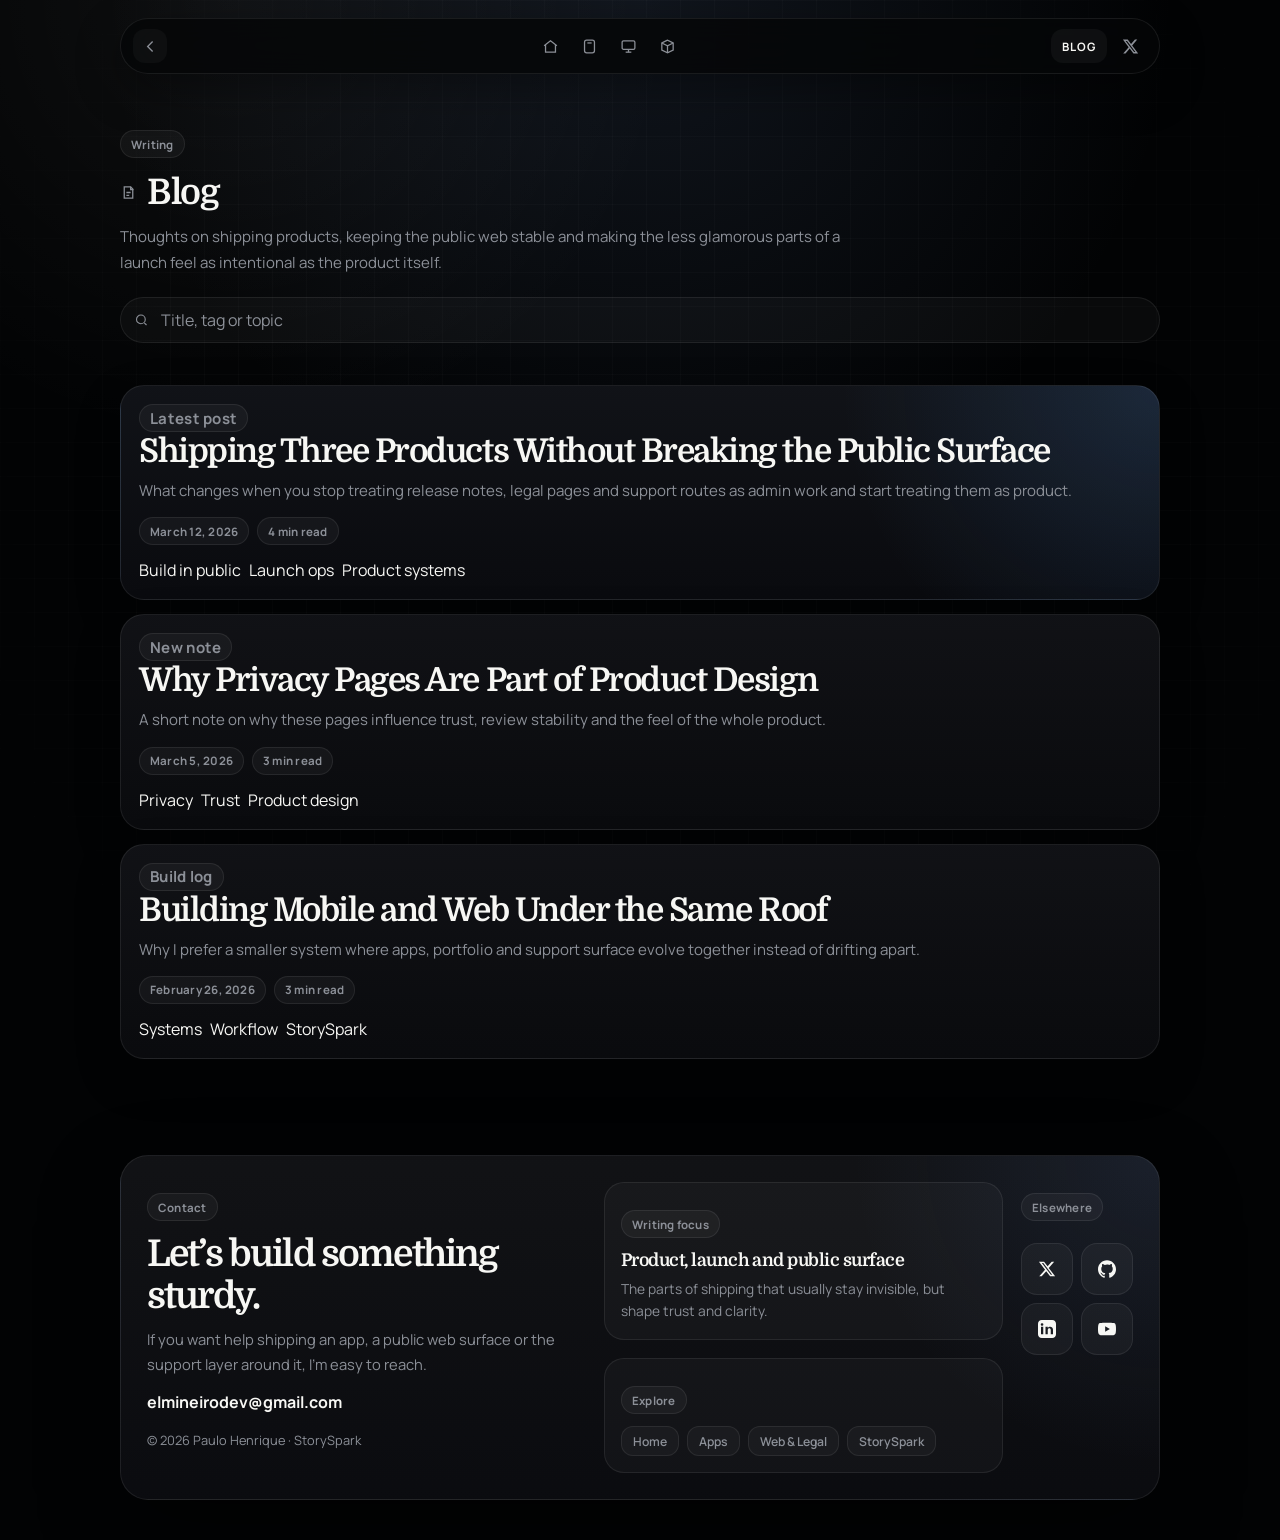
<file: portfolio/blog/index.html>
<!doctype html>
<html lang="en">
  <head>
    <meta charset="UTF-8" />
    <meta name="viewport" content="width=device-width, initial-scale=1.0" />
    <title>Blog | Paulo Henrique</title>
    <meta
      name="description"
      content="Thoughts by Paulo Henrique on shipping products, legal web surfaces and building StorySpark in public."
    />
    <link rel="icon" type="image/svg+xml" href="../favicon.svg" />
    <link rel="stylesheet" href="../styles.css" />
  </head>
  <body>
    <div class="site-shell" id="top">
      <header class="topbar">
        <a class="brand-button" href="/" aria-label="Back to home">
          <svg viewBox="0 0 24 24" fill="none" stroke="currentColor" stroke-width="1.9">
            <path d="M15 5 8 12l7 7" />
          </svg>
        </a>

        <nav class="nav-center" aria-label="Section navigation">
          <a class="nav-icon" href="/" aria-label="Home">
            <svg viewBox="0 0 24 24" fill="none" stroke="currentColor" stroke-width="1.8">
              <path d="m3 11 9-7 9 7" />
              <path d="M5 10v10h14V10" />
            </svg>
          </a>
          <a class="nav-icon" href="/projects/apps/" aria-label="Apps">
            <svg viewBox="0 0 24 24" fill="none" stroke="currentColor" stroke-width="1.8">
              <rect x="5" y="3" width="14" height="18" rx="3" />
              <path d="M9 7h6" />
            </svg>
          </a>
          <a class="nav-icon" href="/projects/web/" aria-label="Web and legal">
            <svg viewBox="0 0 24 24" fill="none" stroke="currentColor" stroke-width="1.8">
              <rect x="3" y="4" width="18" height="12" rx="2" />
              <path d="M8 20h8" />
              <path d="M12 16v4" />
            </svg>
          </a>
          <a class="nav-icon" href="https://storyspark.com.br/" aria-label="StorySpark root site">
            <svg viewBox="0 0 24 24" fill="none" stroke="currentColor" stroke-width="1.8">
              <path d="M12 3 4 7v10l8 4 8-4V7l-8-4Z" />
              <path d="m4 7 8 4 8-4" />
              <path d="M12 11v10" />
            </svg>
          </a>
        </nav>

        <div class="nav-right">
          <span class="lang-pill">BLOG</span>
          <a
            class="nav-icon"
            href="https://x.com/PauloHenryJR"
            target="_blank"
            rel="noreferrer"
            aria-label="X profile"
          >
            <svg viewBox="0 0 24 24" fill="currentColor">
              <path
                d="M18.244 2.25h3.308l-7.227 8.26 8.502 11.24H16.17l-5.214-6.817L4.99 21.75H1.68l7.73-8.835L1.254 2.25H8.08l4.713 6.231zm-1.161 17.52h1.833L7.084 4.126H5.117z"
              />
            </svg>
          </a>
        </div>
      </header>

      <main class="page blog-page">
        <section class="page-hero">
          <span class="page-label">Writing</span>
          <div class="section-heading">
            <svg viewBox="0 0 24 24" fill="none" stroke="currentColor" stroke-width="1.8">
              <path d="M6 4h9l3 3v13H6z" />
              <path d="M15 4v4h4" />
              <path d="M9 12h6M9 16h4" />
            </svg>
            <h1>Blog</h1>
          </div>
          <p class="page-intro">
            Thoughts on shipping products, keeping the public web stable and making the less glamorous
            parts of a launch feel as intentional as the product itself.
          </p>

          <div class="page-intro-bar">
            <label class="blog-search" for="blog-search">
              <svg viewBox="0 0 24 24" fill="none" stroke="currentColor" stroke-width="1.8">
                <circle cx="11" cy="11" r="7" />
                <path d="m20 20-3.5-3.5" />
              </svg>
              <input
                id="blog-search"
                class="blog-input"
                type="search"
                placeholder="Title, tag or topic"
                data-blog-search
              />
            </label>
          </div>
        </section>

        <section class="blog-list" data-blog-list>
          <article
            class="writing-card writing-feature"
            data-search="shipping three products build in public launch ops product systems public surface"
          >
            <a class="blog-card-link" href="/blog/shipping-three-products/">
              <p class="writing-kicker">Latest post</p>
              <h3>Shipping Three Products Without Breaking the Public Surface</h3>
              <p>
                What changes when you stop treating release notes, legal pages and support routes as admin work
                and start treating them as product.
              </p>
              <div class="writing-meta">
                <span>March 12, 2026</span>
                <span>4 min read</span>
              </div>
              <div class="writing-tags">
                <span>Build in public</span>
                <span>Launch ops</span>
                <span>Product systems</span>
              </div>
            </a>
          </article>

          <article
            class="writing-card"
            data-search="privacy pages product design trust review routes support legal"
          >
            <a class="blog-card-link" href="/blog/privacy-pages-product-design/">
              <p class="writing-kicker">New note</p>
              <h3>Why Privacy Pages Are Part of Product Design</h3>
              <p>
                A short note on why these pages influence trust, review stability and the feel of the whole product.
              </p>
              <div class="writing-meta">
                <span>March 5, 2026</span>
                <span>3 min read</span>
              </div>
              <div class="writing-tags">
                <span>Privacy</span>
                <span>Trust</span>
                <span>Product design</span>
              </div>
            </a>
          </article>

          <article
            class="writing-card"
            data-search="mobile web same roof stack systems storyspark apps portfolio"
          >
            <a class="blog-card-link" href="/blog/mobile-web-same-roof/">
              <p class="writing-kicker">Build log</p>
              <h3>Building Mobile and Web Under the Same Roof</h3>
              <p>
                Why I prefer a smaller system where apps, portfolio and support surface evolve together instead of drifting apart.
              </p>
              <div class="writing-meta">
                <span>February 26, 2026</span>
                <span>3 min read</span>
              </div>
              <div class="writing-tags">
                <span>Systems</span>
                <span>Workflow</span>
                <span>StorySpark</span>
              </div>
            </a>
          </article>
        </section>

        <div class="blog-empty" data-blog-empty>No posts matched this search.</div>
      </main>

      <footer class="contact-card">
        <div class="contact-copy">
          <p class="footer-eyebrow">Contact</p>
          <h2>Let’s build something sturdy.</h2>
          <p class="contact-summary">
            If you want help shipping an app, a public web surface or the support layer around it,
            I’m easy to reach.
          </p>
          <a href="mailto:elmineirodev@gmail.com">elmineirodev@gmail.com</a>
          <small>© 2026 Paulo Henrique · StorySpark</small>
        </div>

        <div class="contact-panels">
          <section class="contact-panel">
            <p class="footer-eyebrow">Writing focus</p>
            <strong>Product, launch and public surface</strong>
            <span>The parts of shipping that usually stay invisible, but shape trust and clarity.</span>
          </section>

          <section class="contact-panel">
            <p class="footer-eyebrow">Explore</p>
            <nav class="footer-nav" aria-label="Footer navigation">
              <a href="/">Home</a>
              <a href="/projects/apps/">Apps</a>
              <a href="/projects/web/">Web & Legal</a>
              <a href="https://storyspark.com.br/" target="_blank" rel="noreferrer">StorySpark</a>
            </nav>
          </section>
        </div>

        <div class="contact-social-block">
          <p class="footer-eyebrow">Elsewhere</p>
          <div class="contact-socials" aria-label="Social links">
            <a href="https://x.com/PauloHenryJR" target="_blank" rel="noreferrer" aria-label="X">
              <svg viewBox="0 0 24 24" fill="currentColor">
                <path
                  d="M18.244 2.25h3.308l-7.227 8.26 8.502 11.24H16.17l-5.214-6.817L4.99 21.75H1.68l7.73-8.835L1.254 2.25H8.08l4.713 6.231zm-1.161 17.52h1.833L7.084 4.126H5.117z"
                />
              </svg>
            </a>
            <a href="https://github.com/PauloHenriqueJr" target="_blank" rel="noreferrer" aria-label="GitHub">
              <svg viewBox="0 0 24 24" fill="currentColor">
                <path
                  d="M12 .297C5.373.297 0 5.67 0 12.297c0 5.303 3.438 9.8 8.205 11.385.6.113.82-.258.82-.577 0-.285-.01-1.04-.015-2.04-3.338.724-4.042-1.61-4.042-1.61-.546-1.387-1.333-1.756-1.333-1.756-1.09-.745.083-.73.083-.73 1.205.085 1.84 1.237 1.84 1.237 1.07 1.833 2.807 1.304 3.492.997.108-.774.418-1.304.762-1.603-2.665-.303-5.467-1.334-5.467-5.93 0-1.31.47-2.382 1.236-3.22-.124-.302-.536-1.52.117-3.17 0 0 1.008-.323 3.3 1.23a11.53 11.53 0 0 1 3.003-.403c1.02.005 2.048.137 3.006.403 2.29-1.553 3.296-1.23 3.296-1.23.656 1.65.244 2.868.12 3.17.77.838 1.235 1.91 1.235 3.22 0 4.607-2.807 5.624-5.48 5.92.43.37.814 1.096.814 2.21 0 1.596-.014 2.883-.014 3.275 0 .322.216.697.825.578C20.565 22.09 24 17.59 24 12.297 24 5.67 18.627.297 12 .297Z"
                />
              </svg>
            </a>
            <a href="https://linkedin.com/in/PauloHenriqueJr" target="_blank" rel="noreferrer" aria-label="LinkedIn">
              <svg viewBox="0 0 24 24" fill="currentColor">
                <path
                  d="M19 0H5C2.239 0 0 2.239 0 5v14c0 2.761 2.239 5 5 5h14c2.762 0 5-2.239 5-5V5c0-2.761-2.238-5-5-5ZM7 19H4V9h3v10ZM5.5 7.732A1.768 1.768 0 1 1 5.5 4.2a1.768 1.768 0 0 1 0 3.532ZM20 19h-3v-5.604c0-3.368-4-3.113-4 0V19h-3V9h3v1.604c1.396-2.586 7-2.777 7 2.476V19Z"
                />
              </svg>
            </a>
            <a href="https://youtube.com/@PauloHenryJR" target="_blank" rel="noreferrer" aria-label="YouTube">
              <svg viewBox="0 0 24 24" fill="currentColor">
                <path
                  d="M23.498 6.186a3.016 3.016 0 0 0-2.122-2.136C19.505 3.545 12 3.545 12 3.545s-7.505 0-9.377.505A3.017 3.017 0 0 0 .502 6.186C0 8.07 0 12 0 12s0 3.93.502 5.814a3.016 3.016 0 0 0 2.122 2.136c1.872.505 9.377.505 9.377.505s7.505 0 9.377-.505a3.015 3.015 0 0 0 2.122-2.136C24 15.93 24 12 24 12s0-3.93-.502-5.814ZM9.545 15.568V8.432L15.818 12l-6.273 3.568Z"
                />
              </svg>
            </a>
          </div>
        </div>
      </footer>
    </div>

    <script>
      const searchInput = document.querySelector("[data-blog-search]");
      const postCards = Array.from(document.querySelectorAll("[data-search]"));
      const emptyState = document.querySelector("[data-blog-empty]");

      if (searchInput && postCards.length) {
        searchInput.addEventListener("input", (event) => {
          const query = event.target.value.trim().toLowerCase();
          let visibleCount = 0;

          postCards.forEach((card) => {
            const matches = card.dataset.search.includes(query);
            card.style.display = matches ? "" : "none";
            if (matches) visibleCount += 1;
          });

          if (emptyState) {
            emptyState.classList.toggle("is-visible", visibleCount === 0);
          }
        });
      }
    </script>
  </body>
</html>
</file>
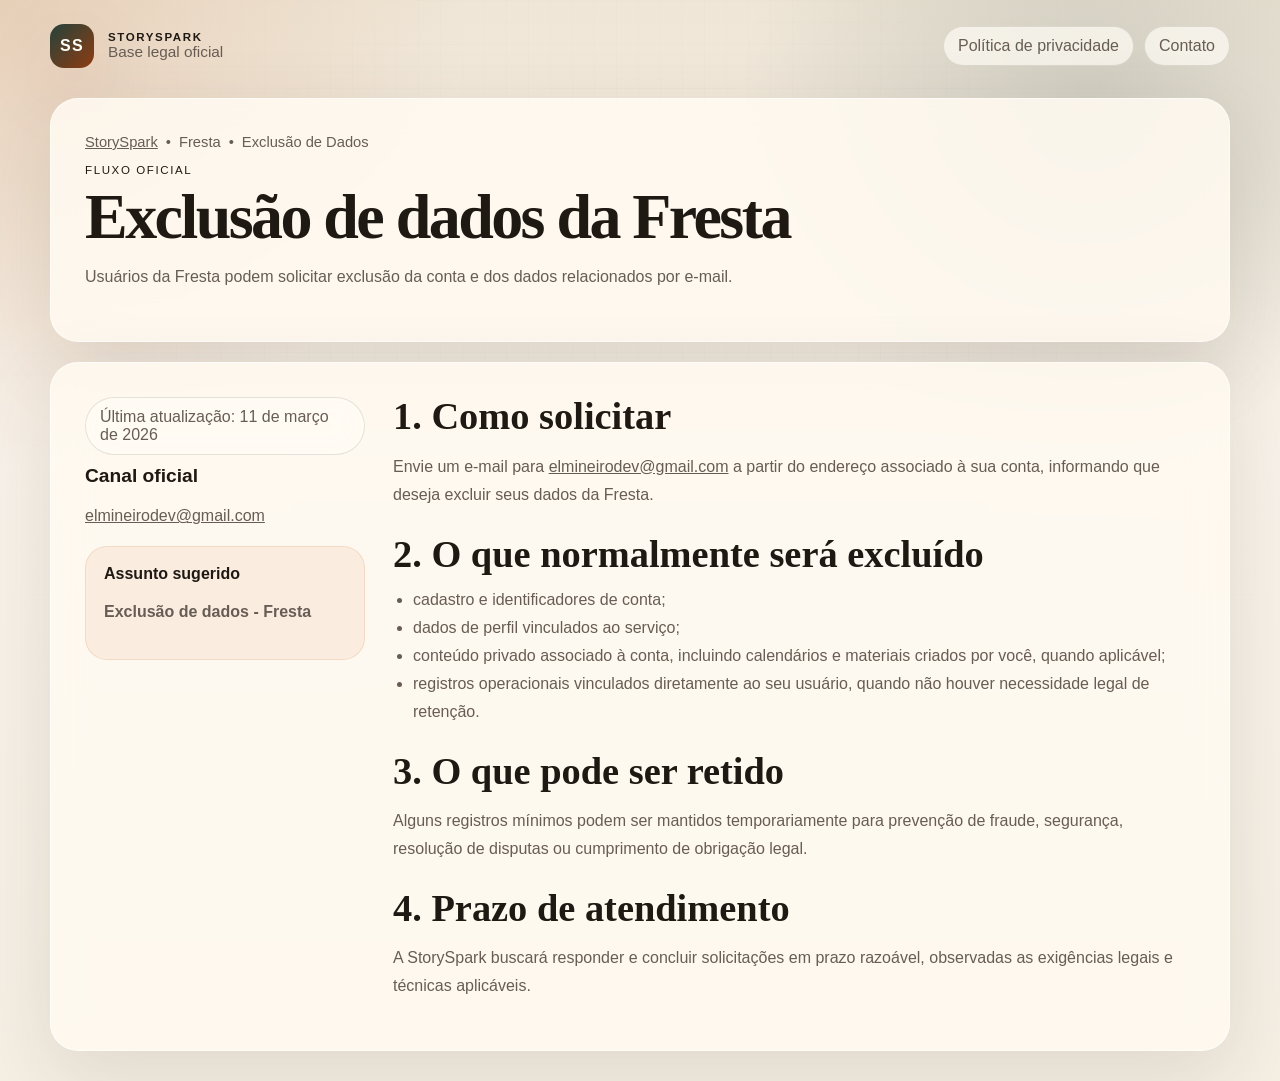
<file: legal/fresta/data-deletion/index.html>
<!DOCTYPE html>
<html lang="pt-BR">
  <head>
    <meta charset="UTF-8" />
    <meta name="viewport" content="width=device-width, initial-scale=1.0" />
    <title>Fresta | Exclusão de Dados</title>
    <meta
      name="description"
      content="Instruções oficiais para solicitação de exclusão de dados da Fresta."
    />
    <link rel="canonical" href="https://storyspark.com.br/legal/fresta/data-deletion/" />
    <meta property="og:title" content="Fresta | Exclusão de Dados" />
    <meta property="og:description" content="Instruções oficiais para solicitação de exclusão de dados da Fresta." />
    <meta property="og:url" content="https://storyspark.com.br/legal/fresta/data-deletion/" />
    <meta property="og:type" content="website" />
    <meta property="og:locale" content="pt_BR" />
    <link rel="icon" type="image/svg+xml" href="/favicon.svg" />
    <link rel="stylesheet" href="../../../styles.css" />
  </head>
  <body>
    <div class="shell">
      <header class="topbar">
        <a class="brand" href="/">
          <span class="brand-mark">SS</span>
          <span class="brand-copy">
            <strong>StorySpark</strong>
            <span>Base legal oficial</span>
          </span>
        </a>
        <nav class="topnav">
          <a href="/legal/fresta/privacy/">Política de privacidade</a>
          <a href="mailto:elmineirodev@gmail.com">Contato</a>
        </nav>
      </header>

      <section class="card page-hero">
        <div class="breadcrumb">
          <a href="/">StorySpark</a>
          <span>•</span>
          <span>Fresta</span>
          <span>•</span>
          <span>Exclusão de Dados</span>
        </div>
        <span class="eyebrow">Fluxo oficial</span>
        <h1>Exclusão de dados da Fresta</h1>
        <p>
          Usuários da Fresta podem solicitar exclusão da conta e dos dados
          relacionados por e-mail.
        </p>
      </section>

      <main class="card legal-layout">
        <aside class="legal-side">
          <span class="chip">Última atualização: 11 de março de 2026</span>
          <h2>Canal oficial</h2>
          <p><a href="mailto:elmineirodev@gmail.com">elmineirodev@gmail.com</a></p>
          <div class="notice">
            <strong>Assunto sugerido</strong>
            <p><strong>Exclusão de dados - Fresta</strong></p>
          </div>
        </aside>

        <div class="legal-copy">
          <section>
            <h2>1. Como solicitar</h2>
            <p>
              Envie um e-mail para
              <a href="mailto:elmineirodev@gmail.com">elmineirodev@gmail.com</a>
              a partir do endereço associado à sua conta, informando que deseja
              excluir seus dados da Fresta.
            </p>
          </section>

          <section>
            <h2>2. O que normalmente será excluído</h2>
            <ul>
              <li>cadastro e identificadores de conta;</li>
              <li>dados de perfil vinculados ao serviço;</li>
              <li>conteúdo privado associado à conta, incluindo calendários e materiais criados por você, quando aplicável;</li>
              <li>registros operacionais vinculados diretamente ao seu usuário, quando não houver necessidade legal de retenção.</li>
            </ul>
          </section>

          <section>
            <h2>3. O que pode ser retido</h2>
            <p>
              Alguns registros mínimos podem ser mantidos temporariamente para
              prevenção de fraude, segurança, resolução de disputas ou cumprimento
              de obrigação legal.
            </p>
          </section>

          <section>
            <h2>4. Prazo de atendimento</h2>
            <p>
              A StorySpark buscará responder e concluir solicitações em prazo
              razoável, observadas as exigências legais e técnicas aplicáveis.
            </p>
          </section>
        </div>
      </main>
    </div>
  </body>
</html>
</file>
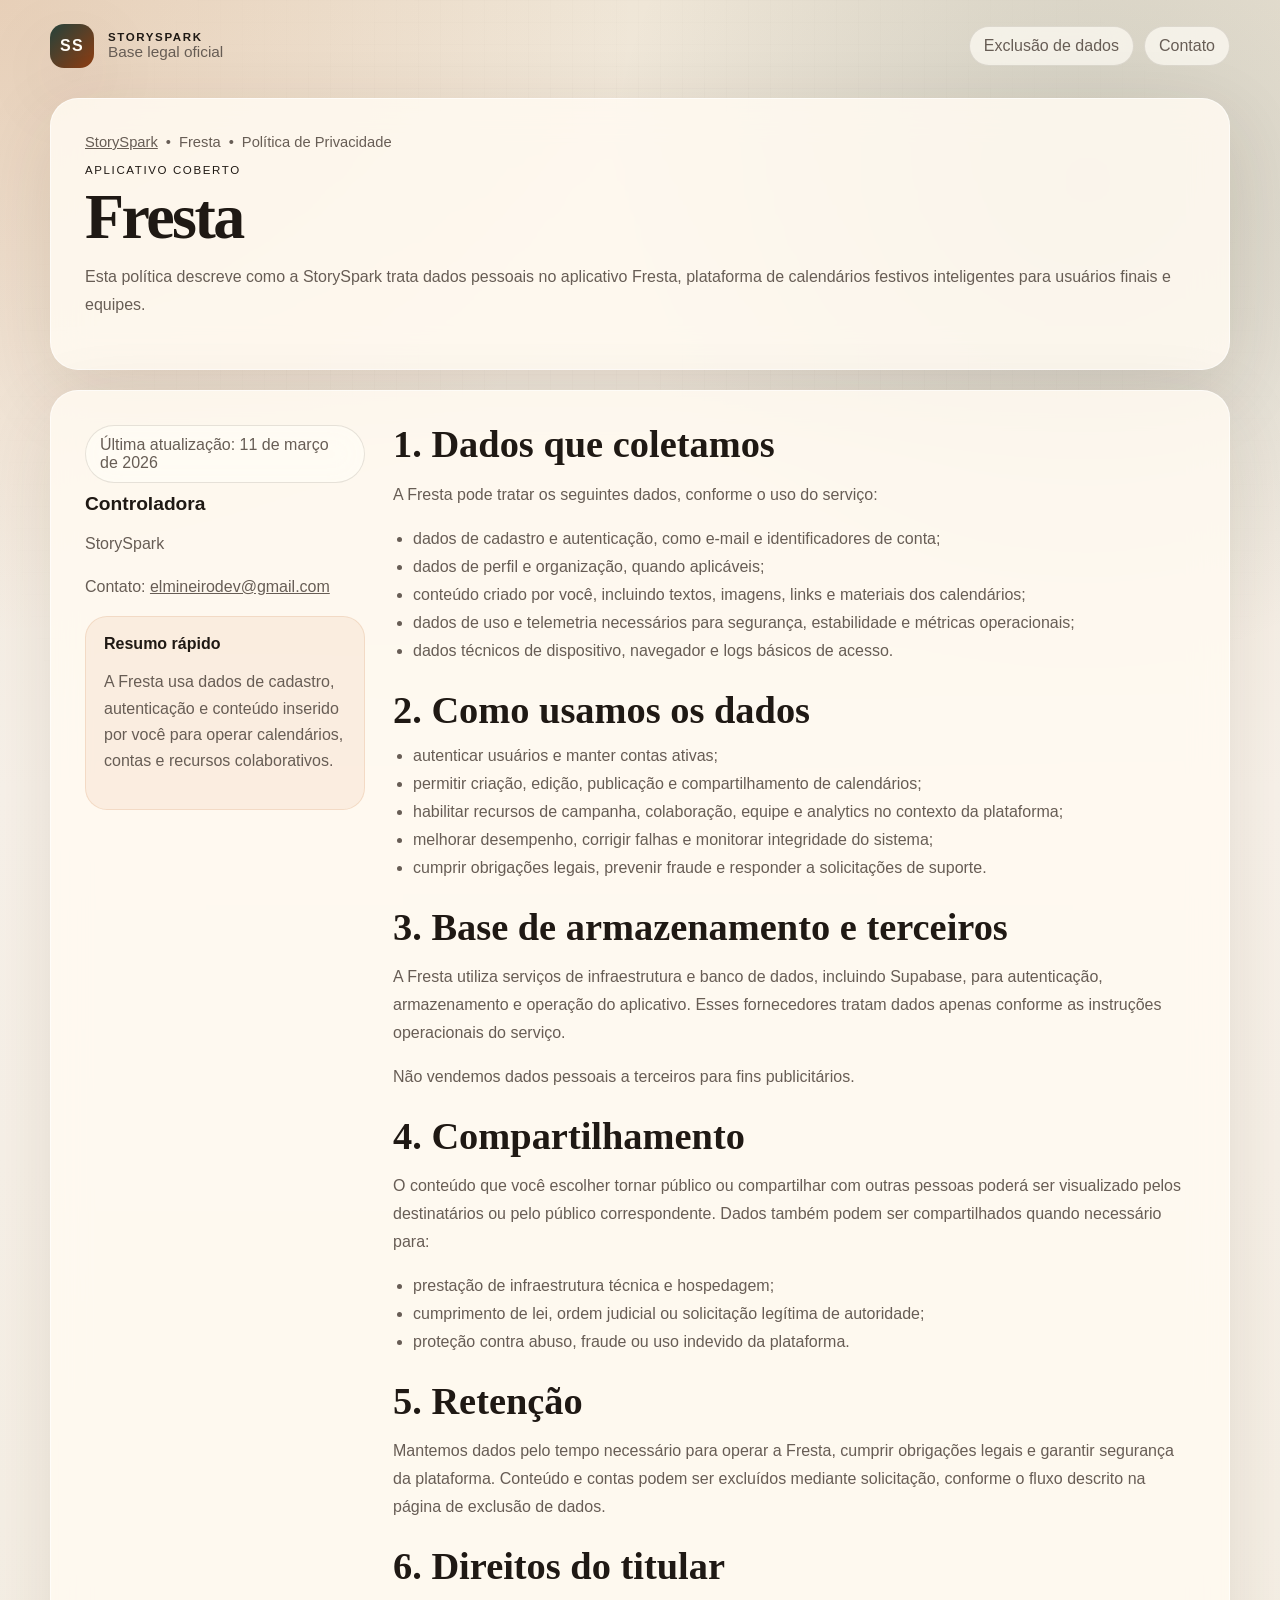
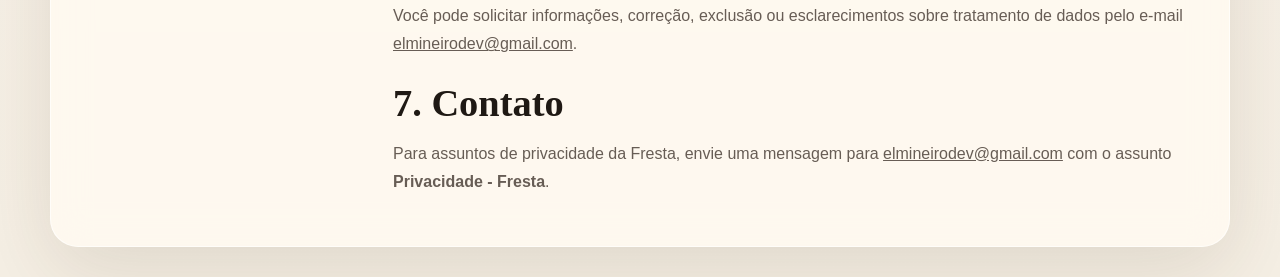
<file: legal/fresta/privacy/index.html>
<!DOCTYPE html>
<html lang="pt-BR">
  <head>
    <meta charset="UTF-8" />
    <meta name="viewport" content="width=device-width, initial-scale=1.0" />
    <title>Fresta | Política de Privacidade</title>
    <meta
      name="description"
      content="Política de privacidade oficial da Fresta, aplicativo da StorySpark."
    />
    <link rel="canonical" href="https://storyspark.com.br/legal/fresta/privacy/" />
    <meta property="og:title" content="Fresta | Política de Privacidade" />
    <meta property="og:description" content="Política de privacidade oficial da Fresta, aplicativo da StorySpark." />
    <meta property="og:url" content="https://storyspark.com.br/legal/fresta/privacy/" />
    <meta property="og:type" content="website" />
    <meta property="og:locale" content="pt_BR" />
    <link rel="icon" type="image/svg+xml" href="/favicon.svg" />
    <link rel="stylesheet" href="../../../styles.css" />
  </head>
  <body>
    <div class="shell">
      <header class="topbar">
        <a class="brand" href="/">
          <span class="brand-mark">SS</span>
          <span class="brand-copy">
            <strong>StorySpark</strong>
            <span>Base legal oficial</span>
          </span>
        </a>
        <nav class="topnav">
          <a href="/legal/fresta/data-deletion/">Exclusão de dados</a>
          <a href="mailto:elmineirodev@gmail.com">Contato</a>
        </nav>
      </header>

      <section class="card page-hero">
        <div class="breadcrumb">
          <a href="/">StorySpark</a>
          <span>•</span>
          <span>Fresta</span>
          <span>•</span>
          <span>Política de Privacidade</span>
        </div>
        <span class="eyebrow">Aplicativo coberto</span>
        <h1>Fresta</h1>
        <p>
          Esta política descreve como a StorySpark trata dados pessoais no
          aplicativo Fresta, plataforma de calendários festivos inteligentes para
          usuários finais e equipes.
        </p>
      </section>

      <main class="card legal-layout">
        <aside class="legal-side">
          <span class="chip">Última atualização: 11 de março de 2026</span>
          <h2>Controladora</h2>
          <p>StorySpark</p>
          <p>Contato: <a href="mailto:elmineirodev@gmail.com">elmineirodev@gmail.com</a></p>
          <div class="notice">
            <strong>Resumo rápido</strong>
            <p>
              A Fresta usa dados de cadastro, autenticação e conteúdo inserido
              por você para operar calendários, contas e recursos colaborativos.
            </p>
          </div>
        </aside>

        <div class="legal-copy">
          <section>
            <h2>1. Dados que coletamos</h2>
            <p>A Fresta pode tratar os seguintes dados, conforme o uso do serviço:</p>
            <ul>
              <li>dados de cadastro e autenticação, como e-mail e identificadores de conta;</li>
              <li>dados de perfil e organização, quando aplicáveis;</li>
              <li>conteúdo criado por você, incluindo textos, imagens, links e materiais dos calendários;</li>
              <li>dados de uso e telemetria necessários para segurança, estabilidade e métricas operacionais;</li>
              <li>dados técnicos de dispositivo, navegador e logs básicos de acesso.</li>
            </ul>
          </section>

          <section>
            <h2>2. Como usamos os dados</h2>
            <ul>
              <li>autenticar usuários e manter contas ativas;</li>
              <li>permitir criação, edição, publicação e compartilhamento de calendários;</li>
              <li>habilitar recursos de campanha, colaboração, equipe e analytics no contexto da plataforma;</li>
              <li>melhorar desempenho, corrigir falhas e monitorar integridade do sistema;</li>
              <li>cumprir obrigações legais, prevenir fraude e responder a solicitações de suporte.</li>
            </ul>
          </section>

          <section>
            <h2>3. Base de armazenamento e terceiros</h2>
            <p>
              A Fresta utiliza serviços de infraestrutura e banco de dados,
              incluindo Supabase, para autenticação, armazenamento e operação do
              aplicativo. Esses fornecedores tratam dados apenas conforme as
              instruções operacionais do serviço.
            </p>
            <p>
              Não vendemos dados pessoais a terceiros para fins publicitários.
            </p>
          </section>

          <section>
            <h2>4. Compartilhamento</h2>
            <p>
              O conteúdo que você escolher tornar público ou compartilhar com
              outras pessoas poderá ser visualizado pelos destinatários ou pelo
              público correspondente. Dados também podem ser compartilhados quando
              necessário para:
            </p>
            <ul>
              <li>prestação de infraestrutura técnica e hospedagem;</li>
              <li>cumprimento de lei, ordem judicial ou solicitação legítima de autoridade;</li>
              <li>proteção contra abuso, fraude ou uso indevido da plataforma.</li>
            </ul>
          </section>

          <section>
            <h2>5. Retenção</h2>
            <p>
              Mantemos dados pelo tempo necessário para operar a Fresta, cumprir
              obrigações legais e garantir segurança da plataforma. Conteúdo e
              contas podem ser excluídos mediante solicitação, conforme o fluxo
              descrito na página de exclusão de dados.
            </p>
          </section>

          <section>
            <h2>6. Direitos do titular</h2>
            <p>
              Você pode solicitar informações, correção, exclusão ou esclarecimentos
              sobre tratamento de dados pelo e-mail
              <a href="mailto:elmineirodev@gmail.com">elmineirodev@gmail.com</a>.
            </p>
          </section>

          <section>
            <h2>7. Contato</h2>
            <p>
              Para assuntos de privacidade da Fresta, envie uma mensagem para
              <a href="mailto:elmineirodev@gmail.com">elmineirodev@gmail.com</a>
              com o assunto <strong>Privacidade - Fresta</strong>.
            </p>
          </section>
        </div>
      </main>
    </div>
  </body>
</html>
</file>
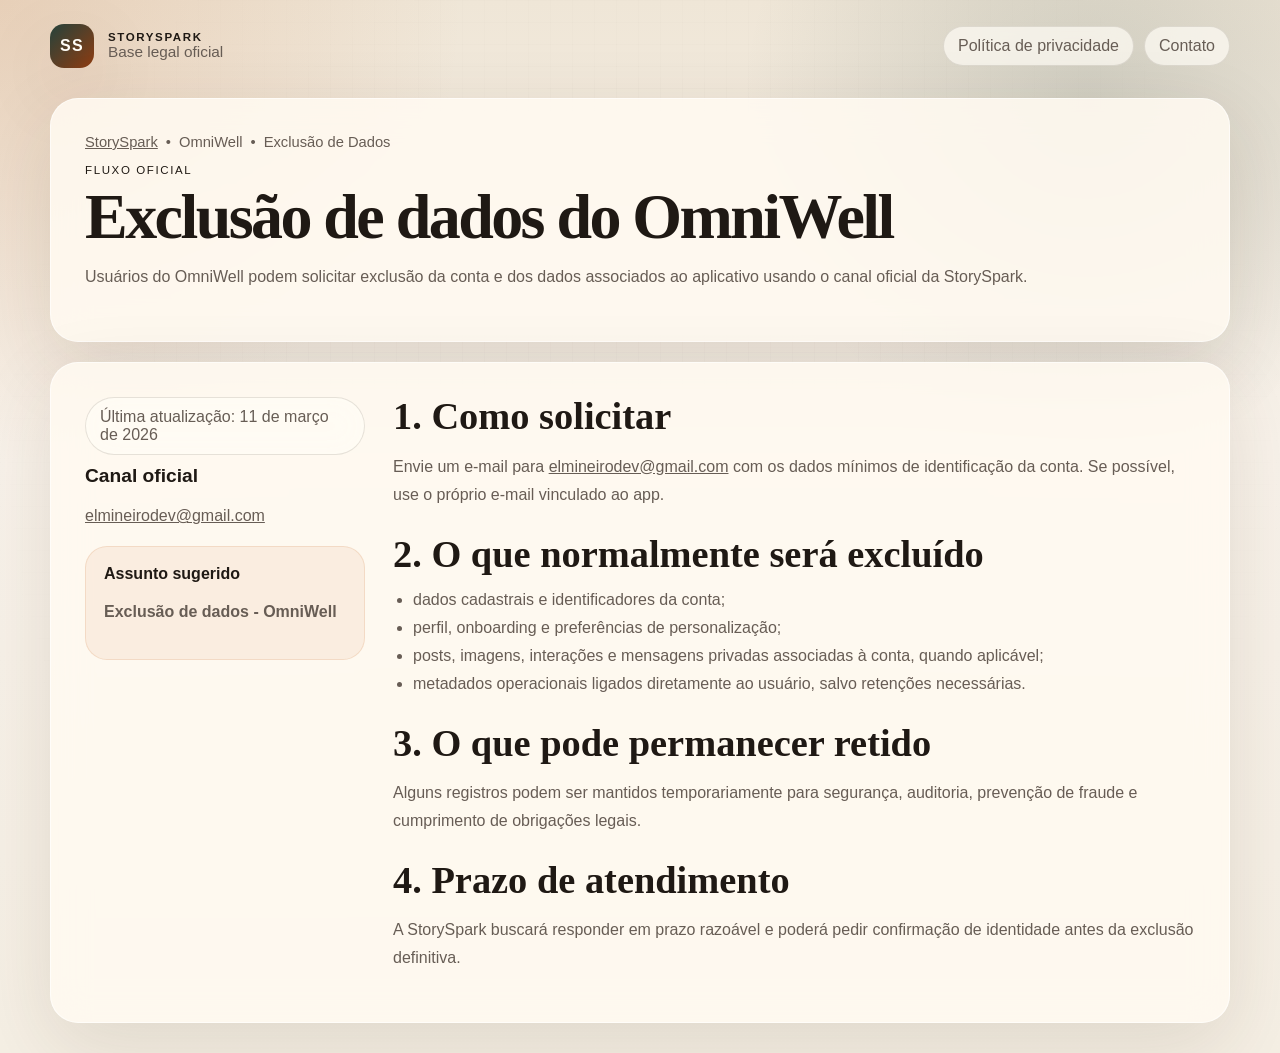
<file: legal/omniwell/data-deletion/index.html>
<!DOCTYPE html>
<html lang="pt-BR">
  <head>
    <meta charset="UTF-8" />
    <meta name="viewport" content="width=device-width, initial-scale=1.0" />
    <title>OmniWell | Exclusão de Dados</title>
    <meta
      name="description"
      content="Instruções oficiais para solicitar exclusão de dados do OmniWell."
    />
    <link rel="canonical" href="https://storyspark.com.br/legal/omniwell/data-deletion/" />
    <meta property="og:title" content="OmniWell | Exclusão de Dados" />
    <meta property="og:description" content="Instruções oficiais para solicitar exclusão de dados do OmniWell." />
    <meta property="og:url" content="https://storyspark.com.br/legal/omniwell/data-deletion/" />
    <meta property="og:type" content="website" />
    <meta property="og:locale" content="pt_BR" />
    <link rel="icon" type="image/svg+xml" href="/favicon.svg" />
    <link rel="stylesheet" href="../../../styles.css" />
  </head>
  <body>
    <div class="shell">
      <header class="topbar">
        <a class="brand" href="/">
          <span class="brand-mark">SS</span>
          <span class="brand-copy">
            <strong>StorySpark</strong>
            <span>Base legal oficial</span>
          </span>
        </a>
        <nav class="topnav">
          <a href="/legal/omniwell/privacy/">Política de privacidade</a>
          <a href="mailto:elmineirodev@gmail.com">Contato</a>
        </nav>
      </header>

      <section class="card page-hero">
        <div class="breadcrumb">
          <a href="/">StorySpark</a>
          <span>•</span>
          <span>OmniWell</span>
          <span>•</span>
          <span>Exclusão de Dados</span>
        </div>
        <span class="eyebrow">Fluxo oficial</span>
        <h1>Exclusão de dados do OmniWell</h1>
        <p>
          Usuários do OmniWell podem solicitar exclusão da conta e dos dados
          associados ao aplicativo usando o canal oficial da StorySpark.
        </p>
      </section>

      <main class="card legal-layout">
        <aside class="legal-side">
          <span class="chip">Última atualização: 11 de março de 2026</span>
          <h2>Canal oficial</h2>
          <p><a href="mailto:elmineirodev@gmail.com">elmineirodev@gmail.com</a></p>
          <div class="notice">
            <strong>Assunto sugerido</strong>
            <p><strong>Exclusão de dados - OmniWell</strong></p>
          </div>
        </aside>

        <div class="legal-copy">
          <section>
            <h2>1. Como solicitar</h2>
            <p>
              Envie um e-mail para
              <a href="mailto:elmineirodev@gmail.com">elmineirodev@gmail.com</a>
              com os dados mínimos de identificação da conta. Se possível, use o
              próprio e-mail vinculado ao app.
            </p>
          </section>

          <section>
            <h2>2. O que normalmente será excluído</h2>
            <ul>
              <li>dados cadastrais e identificadores da conta;</li>
              <li>perfil, onboarding e preferências de personalização;</li>
              <li>posts, imagens, interações e mensagens privadas associadas à conta, quando aplicável;</li>
              <li>metadados operacionais ligados diretamente ao usuário, salvo retenções necessárias.</li>
            </ul>
          </section>

          <section>
            <h2>3. O que pode permanecer retido</h2>
            <p>
              Alguns registros podem ser mantidos temporariamente para segurança,
              auditoria, prevenção de fraude e cumprimento de obrigações legais.
            </p>
          </section>

          <section>
            <h2>4. Prazo de atendimento</h2>
            <p>
              A StorySpark buscará responder em prazo razoável e poderá pedir
              confirmação de identidade antes da exclusão definitiva.
            </p>
          </section>
        </div>
      </main>
    </div>
  </body>
</html>
</file>
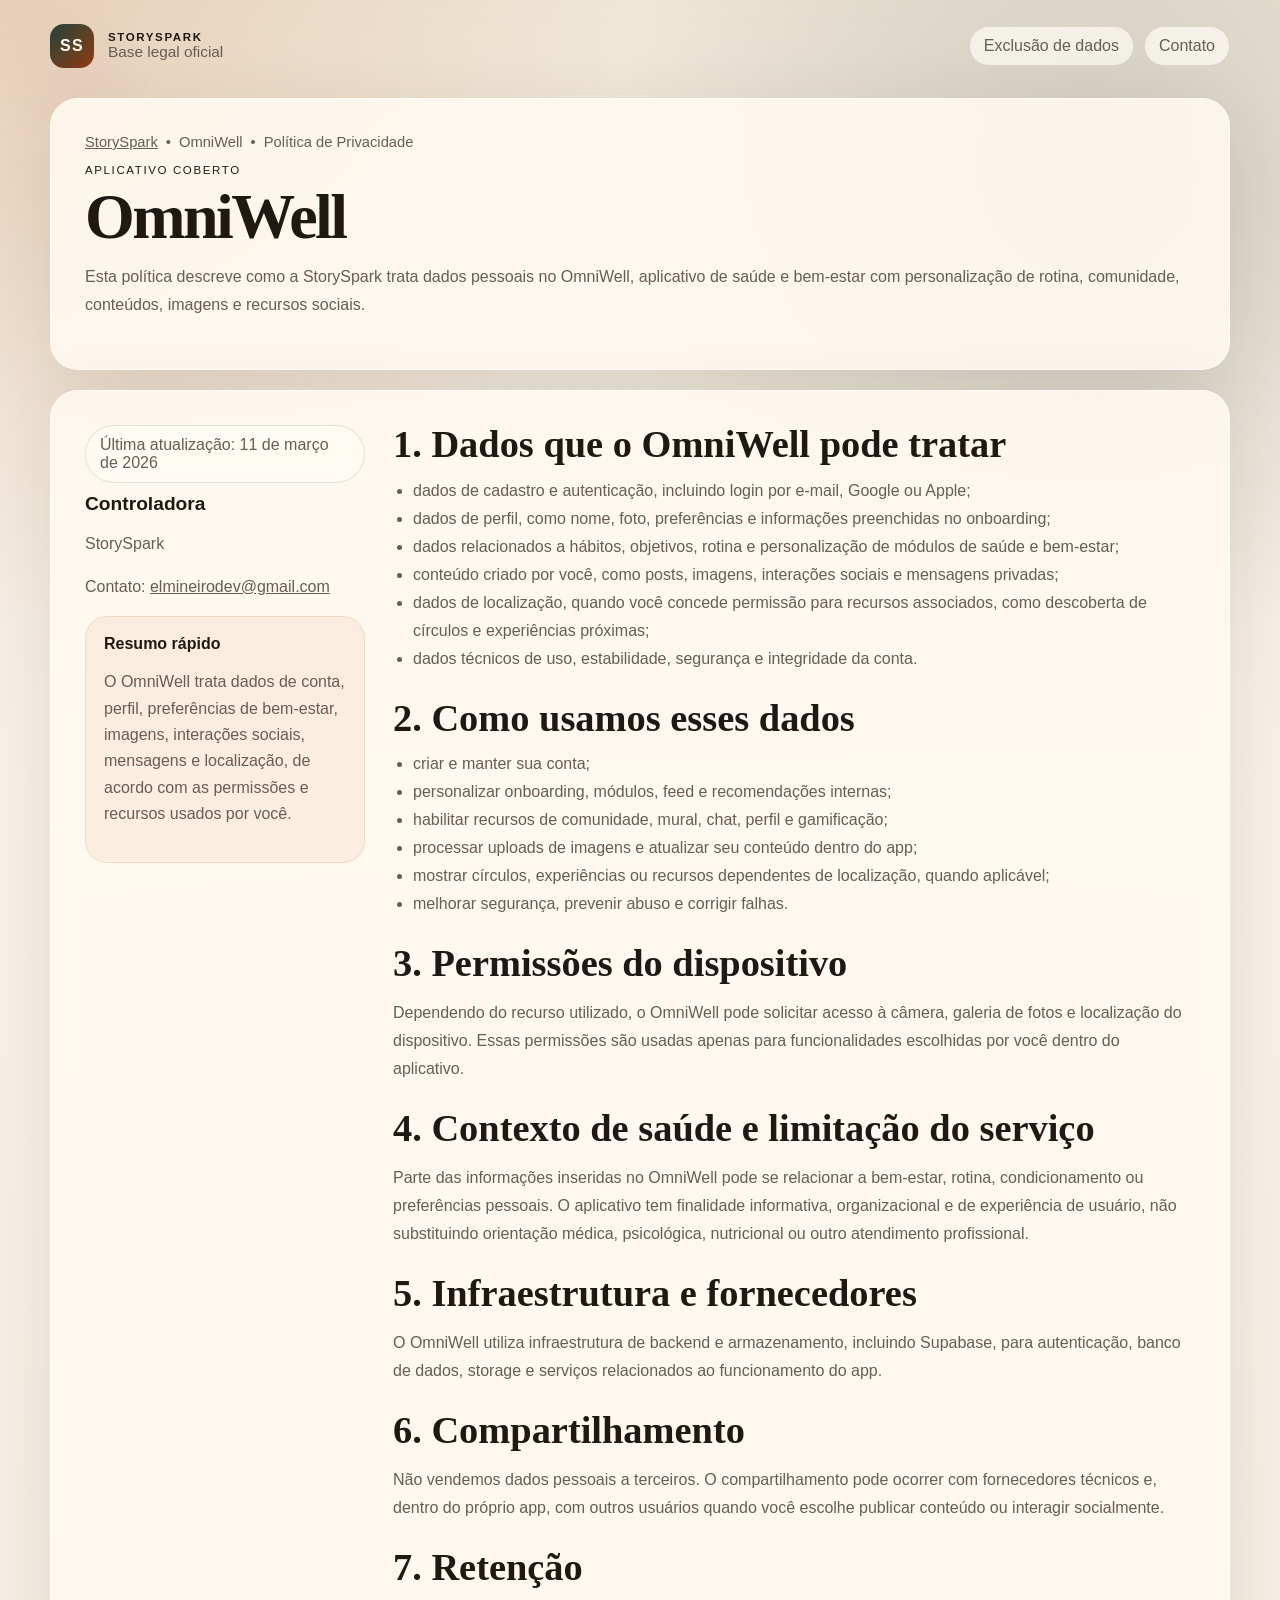
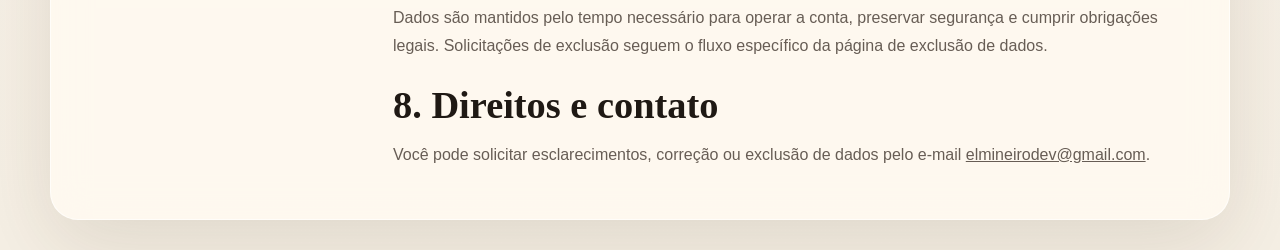
<file: legal/omniwell/privacy/index.html>
<!DOCTYPE html>
<html lang="pt-BR">
  <head>
    <meta charset="UTF-8" />
    <meta name="viewport" content="width=device-width, initial-scale=1.0" />
    <title>OmniWell | Política de Privacidade</title>
    <meta
      name="description"
      content="Política de privacidade oficial do OmniWell, aplicativo de saúde e bem-estar da StorySpark."
    />
    <link rel="canonical" href="https://storyspark.com.br/legal/omniwell/privacy/" />
    <meta property="og:title" content="OmniWell | Política de Privacidade" />
    <meta property="og:description" content="Política de privacidade oficial do OmniWell, aplicativo de saúde e bem-estar da StorySpark." />
    <meta property="og:url" content="https://storyspark.com.br/legal/omniwell/privacy/" />
    <meta property="og:type" content="website" />
    <meta property="og:locale" content="pt_BR" />
    <link rel="icon" type="image/svg+xml" href="/favicon.svg" />
    <link rel="stylesheet" href="../../../styles.css" />
  </head>
  <body>
    <div class="shell">
      <header class="topbar">
        <a class="brand" href="/">
          <span class="brand-mark">SS</span>
          <span class="brand-copy">
            <strong>StorySpark</strong>
            <span>Base legal oficial</span>
          </span>
        </a>
        <nav class="topnav">
          <a href="/legal/omniwell/data-deletion/">Exclusão de dados</a>
          <a href="mailto:elmineirodev@gmail.com">Contato</a>
        </nav>
      </header>

      <section class="card page-hero">
        <div class="breadcrumb">
          <a href="/">StorySpark</a>
          <span>•</span>
          <span>OmniWell</span>
          <span>•</span>
          <span>Política de Privacidade</span>
        </div>
        <span class="eyebrow">Aplicativo coberto</span>
        <h1>OmniWell</h1>
        <p>
          Esta política descreve como a StorySpark trata dados pessoais no
          OmniWell, aplicativo de saúde e bem-estar com personalização de
          rotina, comunidade, conteúdos, imagens e recursos sociais.
        </p>
      </section>

      <main class="card legal-layout">
        <aside class="legal-side">
          <span class="chip">Última atualização: 11 de março de 2026</span>
          <h2>Controladora</h2>
          <p>StorySpark</p>
          <p>Contato: <a href="mailto:elmineirodev@gmail.com">elmineirodev@gmail.com</a></p>
          <div class="notice">
            <strong>Resumo rápido</strong>
            <p>
              O OmniWell trata dados de conta, perfil, preferências de
              bem-estar, imagens, interações sociais, mensagens e localização,
              de acordo com as permissões e recursos usados por você.
            </p>
          </div>
        </aside>

        <div class="legal-copy">
          <section>
            <h2>1. Dados que o OmniWell pode tratar</h2>
            <ul>
              <li>dados de cadastro e autenticação, incluindo login por e-mail, Google ou Apple;</li>
              <li>dados de perfil, como nome, foto, preferências e informações preenchidas no onboarding;</li>
              <li>dados relacionados a hábitos, objetivos, rotina e personalização de módulos de saúde e bem-estar;</li>
              <li>conteúdo criado por você, como posts, imagens, interações sociais e mensagens privadas;</li>
              <li>dados de localização, quando você concede permissão para recursos associados, como descoberta de círculos e experiências próximas;</li>
              <li>dados técnicos de uso, estabilidade, segurança e integridade da conta.</li>
            </ul>
          </section>

          <section>
            <h2>2. Como usamos esses dados</h2>
            <ul>
              <li>criar e manter sua conta;</li>
              <li>personalizar onboarding, módulos, feed e recomendações internas;</li>
              <li>habilitar recursos de comunidade, mural, chat, perfil e gamificação;</li>
              <li>processar uploads de imagens e atualizar seu conteúdo dentro do app;</li>
              <li>mostrar círculos, experiências ou recursos dependentes de localização, quando aplicável;</li>
              <li>melhorar segurança, prevenir abuso e corrigir falhas.</li>
            </ul>
          </section>

          <section>
            <h2>3. Permissões do dispositivo</h2>
            <p>
              Dependendo do recurso utilizado, o OmniWell pode solicitar acesso
              à câmera, galeria de fotos e localização do dispositivo. Essas
              permissões são usadas apenas para funcionalidades escolhidas por
              você dentro do aplicativo.
            </p>
          </section>

          <section>
            <h2>4. Contexto de saúde e limitação do serviço</h2>
            <p>
              Parte das informações inseridas no OmniWell pode se relacionar a
              bem-estar, rotina, condicionamento ou preferências pessoais. O
              aplicativo tem finalidade informativa, organizacional e de
              experiência de usuário, não substituindo orientação médica,
              psicológica, nutricional ou outro atendimento profissional.
            </p>
          </section>

          <section>
            <h2>5. Infraestrutura e fornecedores</h2>
            <p>
              O OmniWell utiliza infraestrutura de backend e armazenamento,
              incluindo Supabase, para autenticação, banco de dados, storage e
              serviços relacionados ao funcionamento do app.
            </p>
          </section>

          <section>
            <h2>6. Compartilhamento</h2>
            <p>
              Não vendemos dados pessoais a terceiros. O compartilhamento pode
              ocorrer com fornecedores técnicos e, dentro do próprio app, com
              outros usuários quando você escolhe publicar conteúdo ou interagir
              socialmente.
            </p>
          </section>

          <section>
            <h2>7. Retenção</h2>
            <p>
              Dados são mantidos pelo tempo necessário para operar a conta,
              preservar segurança e cumprir obrigações legais. Solicitações de
              exclusão seguem o fluxo específico da página de exclusão de dados.
            </p>
          </section>

          <section>
            <h2>8. Direitos e contato</h2>
            <p>
              Você pode solicitar esclarecimentos, correção ou exclusão de dados
              pelo e-mail
              <a href="mailto:elmineirodev@gmail.com">elmineirodev@gmail.com</a>.
            </p>
          </section>
        </div>
      </main>
    </div>
  </body>
</html>
</file>
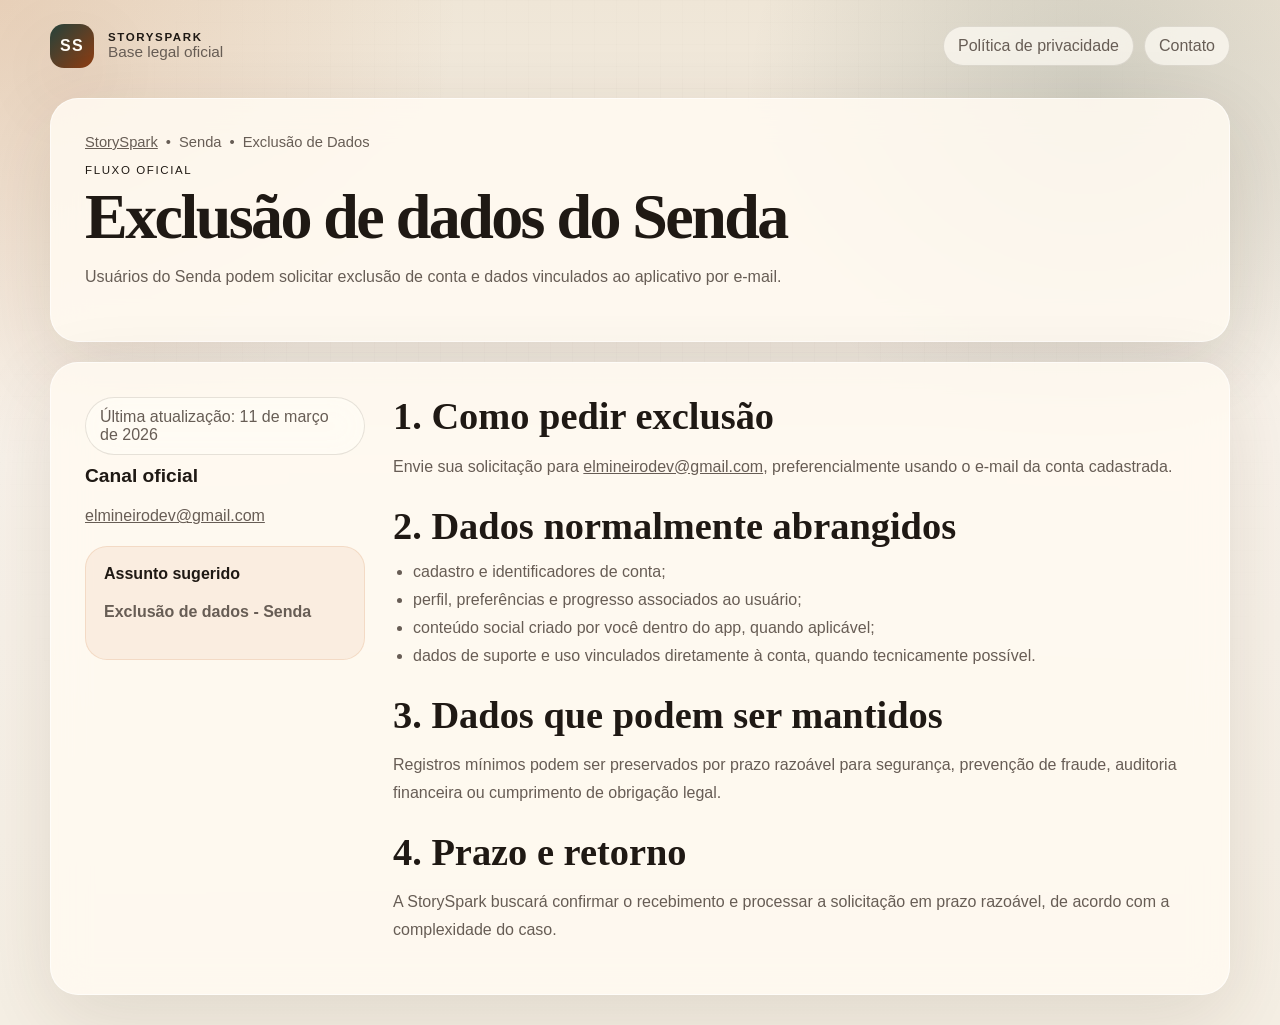
<file: legal/senda/data-deletion/index.html>
<!DOCTYPE html>
<html lang="pt-BR">
  <head>
    <meta charset="UTF-8" />
    <meta name="viewport" content="width=device-width, initial-scale=1.0" />
    <title>Senda | Exclusão de Dados</title>
    <meta
      name="description"
      content="Instruções oficiais para solicitar exclusão de dados do aplicativo Senda."
    />
    <link rel="canonical" href="https://storyspark.com.br/legal/senda/data-deletion/" />
    <meta property="og:title" content="Senda | Exclusão de Dados" />
    <meta property="og:description" content="Instruções oficiais para solicitar exclusão de dados do aplicativo Senda." />
    <meta property="og:url" content="https://storyspark.com.br/legal/senda/data-deletion/" />
    <meta property="og:type" content="website" />
    <meta property="og:locale" content="pt_BR" />
    <link rel="icon" type="image/svg+xml" href="/favicon.svg" />
    <link rel="stylesheet" href="../../../styles.css" />
  </head>
  <body>
    <div class="shell">
      <header class="topbar">
        <a class="brand" href="/">
          <span class="brand-mark">SS</span>
          <span class="brand-copy">
            <strong>StorySpark</strong>
            <span>Base legal oficial</span>
          </span>
        </a>
        <nav class="topnav">
          <a href="/legal/senda/privacy/">Política de privacidade</a>
          <a href="mailto:elmineirodev@gmail.com">Contato</a>
        </nav>
      </header>

      <section class="card page-hero">
        <div class="breadcrumb">
          <a href="/">StorySpark</a>
          <span>•</span>
          <span>Senda</span>
          <span>•</span>
          <span>Exclusão de Dados</span>
        </div>
        <span class="eyebrow">Fluxo oficial</span>
        <h1>Exclusão de dados do Senda</h1>
        <p>
          Usuários do Senda podem solicitar exclusão de conta e dados vinculados
          ao aplicativo por e-mail.
        </p>
      </section>

      <main class="card legal-layout">
        <aside class="legal-side">
          <span class="chip">Última atualização: 11 de março de 2026</span>
          <h2>Canal oficial</h2>
          <p><a href="mailto:elmineirodev@gmail.com">elmineirodev@gmail.com</a></p>
          <div class="notice">
            <strong>Assunto sugerido</strong>
            <p><strong>Exclusão de dados - Senda</strong></p>
          </div>
        </aside>

        <div class="legal-copy">
          <section>
            <h2>1. Como pedir exclusão</h2>
            <p>
              Envie sua solicitação para
              <a href="mailto:elmineirodev@gmail.com">elmineirodev@gmail.com</a>,
              preferencialmente usando o e-mail da conta cadastrada.
            </p>
          </section>

          <section>
            <h2>2. Dados normalmente abrangidos</h2>
            <ul>
              <li>cadastro e identificadores de conta;</li>
              <li>perfil, preferências e progresso associados ao usuário;</li>
              <li>conteúdo social criado por você dentro do app, quando aplicável;</li>
              <li>dados de suporte e uso vinculados diretamente à conta, quando tecnicamente possível.</li>
            </ul>
          </section>

          <section>
            <h2>3. Dados que podem ser mantidos</h2>
            <p>
              Registros mínimos podem ser preservados por prazo razoável para
              segurança, prevenção de fraude, auditoria financeira ou cumprimento
              de obrigação legal.
            </p>
          </section>

          <section>
            <h2>4. Prazo e retorno</h2>
            <p>
              A StorySpark buscará confirmar o recebimento e processar a
              solicitação em prazo razoável, de acordo com a complexidade do caso.
            </p>
          </section>
        </div>
      </main>
    </div>
  </body>
</html>
</file>
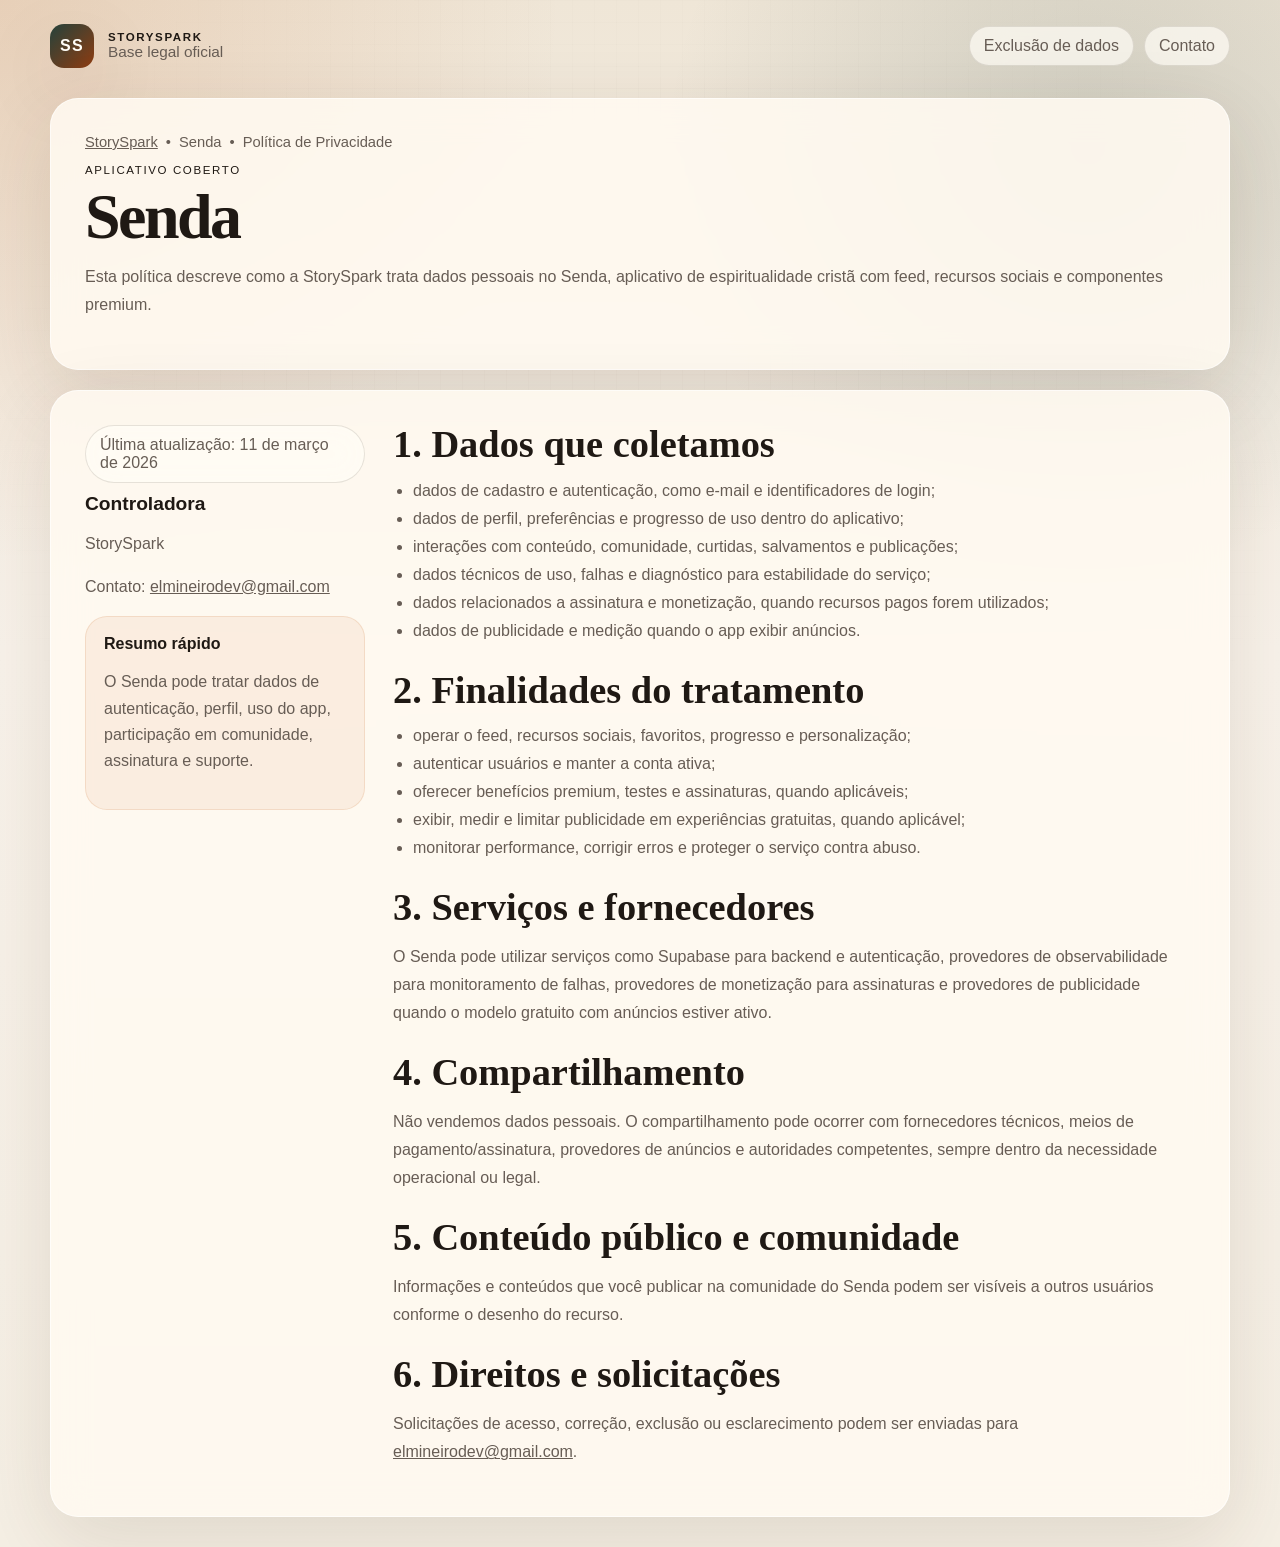
<file: legal/senda/privacy/index.html>
<!DOCTYPE html>
<html lang="pt-BR">
  <head>
    <meta charset="UTF-8" />
    <meta name="viewport" content="width=device-width, initial-scale=1.0" />
    <title>Senda | Política de Privacidade</title>
    <meta
      name="description"
      content="Política de privacidade oficial do aplicativo Senda, mantido pela StorySpark."
    />
    <link rel="canonical" href="https://storyspark.com.br/legal/senda/privacy/" />
    <meta property="og:title" content="Senda | Política de Privacidade" />
    <meta property="og:description" content="Política de privacidade oficial do aplicativo Senda, mantido pela StorySpark." />
    <meta property="og:url" content="https://storyspark.com.br/legal/senda/privacy/" />
    <meta property="og:type" content="website" />
    <meta property="og:locale" content="pt_BR" />
    <link rel="icon" type="image/svg+xml" href="/favicon.svg" />
    <link rel="stylesheet" href="../../../styles.css" />
  </head>
  <body>
    <div class="shell">
      <header class="topbar">
        <a class="brand" href="/">
          <span class="brand-mark">SS</span>
          <span class="brand-copy">
            <strong>StorySpark</strong>
            <span>Base legal oficial</span>
          </span>
        </a>
        <nav class="topnav">
          <a href="/legal/senda/data-deletion/">Exclusão de dados</a>
          <a href="mailto:elmineirodev@gmail.com">Contato</a>
        </nav>
      </header>

      <section class="card page-hero">
        <div class="breadcrumb">
          <a href="/">StorySpark</a>
          <span>•</span>
          <span>Senda</span>
          <span>•</span>
          <span>Política de Privacidade</span>
        </div>
        <span class="eyebrow">Aplicativo coberto</span>
        <h1>Senda</h1>
        <p>
          Esta política descreve como a StorySpark trata dados pessoais no Senda,
          aplicativo de espiritualidade cristã com feed, recursos sociais e
          componentes premium.
        </p>
      </section>

      <main class="card legal-layout">
        <aside class="legal-side">
          <span class="chip">Última atualização: 11 de março de 2026</span>
          <h2>Controladora</h2>
          <p>StorySpark</p>
          <p>Contato: <a href="mailto:elmineirodev@gmail.com">elmineirodev@gmail.com</a></p>
          <div class="notice">
            <strong>Resumo rápido</strong>
            <p>
              O Senda pode tratar dados de autenticação, perfil, uso do app,
              participação em comunidade, assinatura e suporte.
            </p>
          </div>
        </aside>

        <div class="legal-copy">
          <section>
            <h2>1. Dados que coletamos</h2>
            <ul>
              <li>dados de cadastro e autenticação, como e-mail e identificadores de login;</li>
              <li>dados de perfil, preferências e progresso de uso dentro do aplicativo;</li>
              <li>interações com conteúdo, comunidade, curtidas, salvamentos e publicações;</li>
              <li>dados técnicos de uso, falhas e diagnóstico para estabilidade do serviço;</li>
              <li>dados relacionados a assinatura e monetização, quando recursos pagos forem utilizados;</li>
              <li>dados de publicidade e medição quando o app exibir anúncios.</li>
            </ul>
          </section>

          <section>
            <h2>2. Finalidades do tratamento</h2>
            <ul>
              <li>operar o feed, recursos sociais, favoritos, progresso e personalização;</li>
              <li>autenticar usuários e manter a conta ativa;</li>
              <li>oferecer benefícios premium, testes e assinaturas, quando aplicáveis;</li>
              <li>exibir, medir e limitar publicidade em experiências gratuitas, quando aplicável;</li>
              <li>monitorar performance, corrigir erros e proteger o serviço contra abuso.</li>
            </ul>
          </section>

          <section>
            <h2>3. Serviços e fornecedores</h2>
            <p>
              O Senda pode utilizar serviços como Supabase para backend e
              autenticação, provedores de observabilidade para monitoramento de
              falhas, provedores de monetização para assinaturas e provedores de
              publicidade quando o modelo gratuito com anúncios estiver ativo.
            </p>
          </section>

          <section>
            <h2>4. Compartilhamento</h2>
            <p>
              Não vendemos dados pessoais. O compartilhamento pode ocorrer com
              fornecedores técnicos, meios de pagamento/assinatura, provedores de
              anúncios e autoridades competentes, sempre dentro da necessidade
              operacional ou legal.
            </p>
          </section>

          <section>
            <h2>5. Conteúdo público e comunidade</h2>
            <p>
              Informações e conteúdos que você publicar na comunidade do Senda
              podem ser visíveis a outros usuários conforme o desenho do recurso.
            </p>
          </section>

          <section>
            <h2>6. Direitos e solicitações</h2>
            <p>
              Solicitações de acesso, correção, exclusão ou esclarecimento podem
              ser enviadas para
              <a href="mailto:elmineirodev@gmail.com">elmineirodev@gmail.com</a>.
            </p>
          </section>
        </div>
      </main>
    </div>
  </body>
</html>
</file>
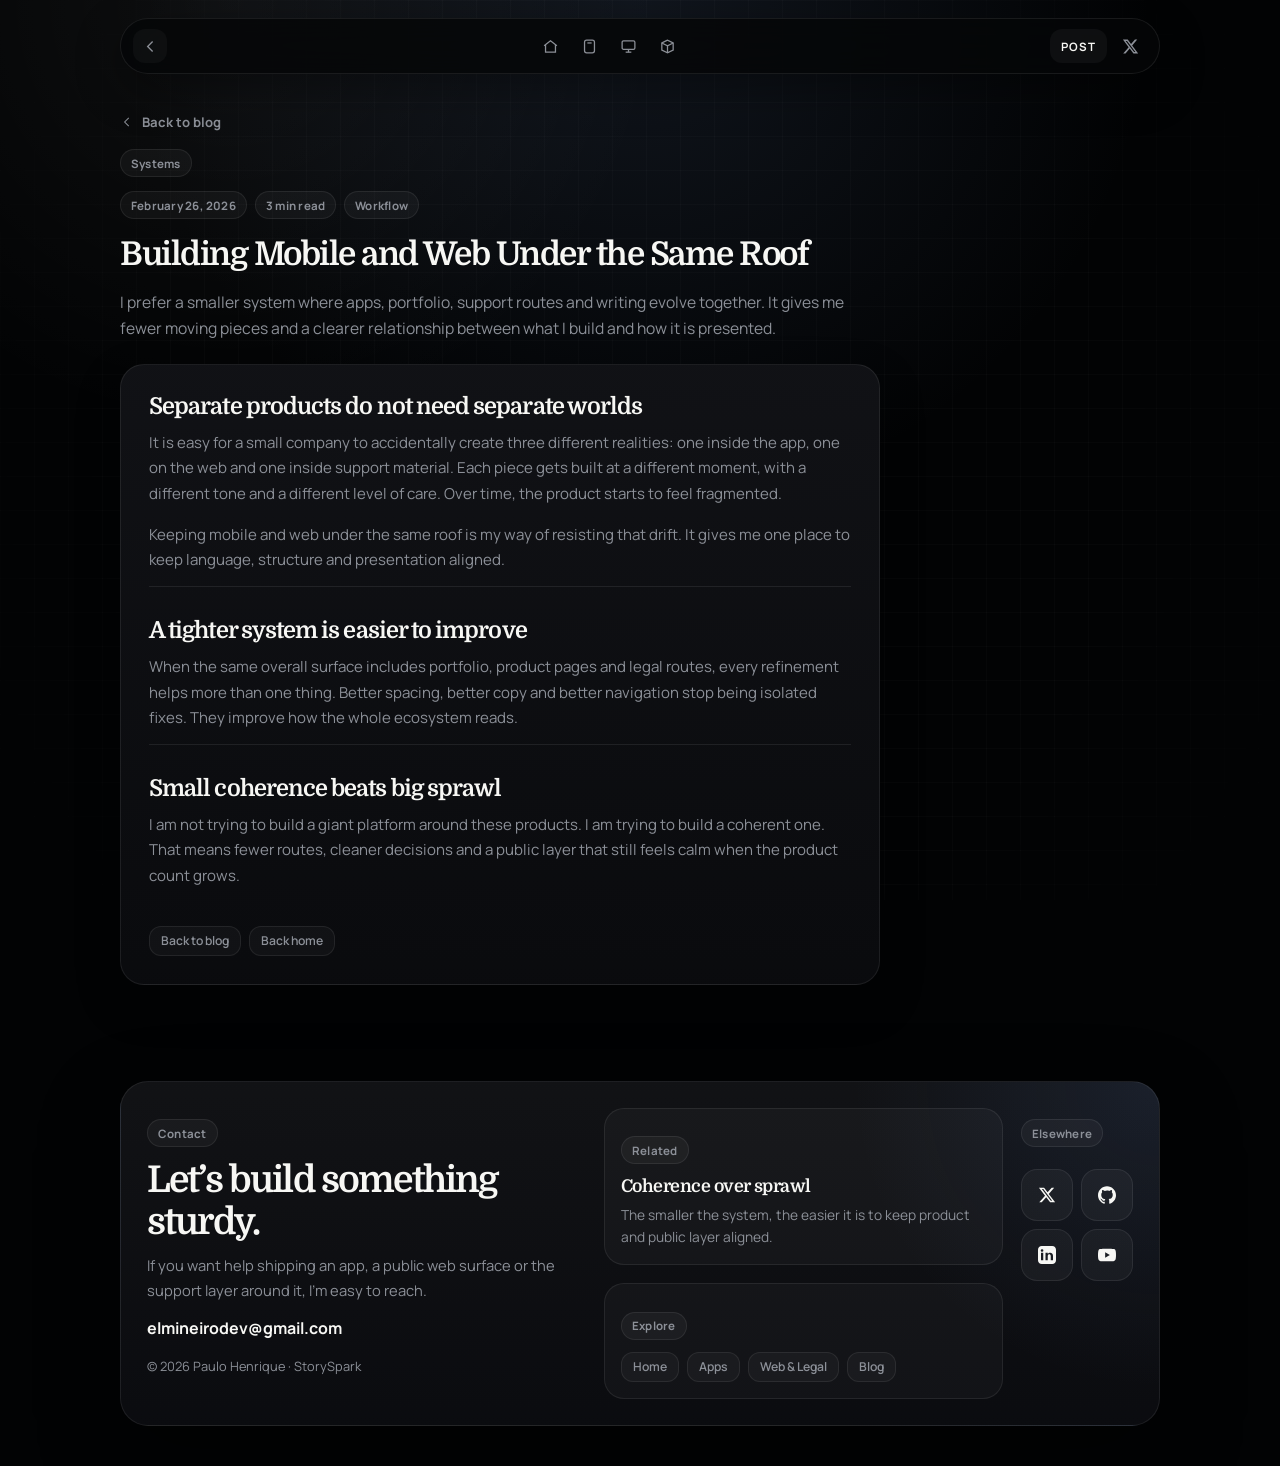
<file: portfolio/blog/mobile-web-same-roof/index.html>
<!doctype html>
<html lang="en">
  <head>
    <meta charset="UTF-8" />
    <meta name="viewport" content="width=device-width, initial-scale=1.0" />
    <title>Building Mobile and Web Under the Same Roof | Paulo Henrique</title>
    <meta
      name="description"
      content="A note by Paulo Henrique on keeping apps, web surfaces and product infrastructure aligned under one roof."
    />
    <link rel="icon" type="image/svg+xml" href="../../favicon.svg" />
    <link rel="stylesheet" href="../../styles.css" />
  </head>
  <body>
    <div class="site-shell" id="top">
      <header class="topbar">
        <a class="brand-button" href="/blog/" aria-label="Back to blog">
          <svg viewBox="0 0 24 24" fill="none" stroke="currentColor" stroke-width="1.9">
            <path d="M15 5 8 12l7 7" />
          </svg>
        </a>

        <nav class="nav-center" aria-label="Section navigation">
          <a class="nav-icon" href="/" aria-label="Home">
            <svg viewBox="0 0 24 24" fill="none" stroke="currentColor" stroke-width="1.8">
              <path d="m3 11 9-7 9 7" />
              <path d="M5 10v10h14V10" />
            </svg>
          </a>
          <a class="nav-icon" href="/projects/apps/" aria-label="Apps">
            <svg viewBox="0 0 24 24" fill="none" stroke="currentColor" stroke-width="1.8">
              <rect x="5" y="3" width="14" height="18" rx="3" />
              <path d="M9 7h6" />
            </svg>
          </a>
          <a class="nav-icon" href="/projects/web/" aria-label="Web and legal">
            <svg viewBox="0 0 24 24" fill="none" stroke="currentColor" stroke-width="1.8">
              <rect x="3" y="4" width="18" height="12" rx="2" />
              <path d="M8 20h8" />
              <path d="M12 16v4" />
            </svg>
          </a>
          <a class="nav-icon" href="https://storyspark.com.br/" aria-label="StorySpark root site">
            <svg viewBox="0 0 24 24" fill="none" stroke="currentColor" stroke-width="1.8">
              <path d="M12 3 4 7v10l8 4 8-4V7l-8-4Z" />
              <path d="m4 7 8 4 8-4" />
              <path d="M12 11v10" />
            </svg>
          </a>
        </nav>

        <div class="nav-right">
          <span class="lang-pill">POST</span>
          <a
            class="nav-icon"
            href="https://x.com/PauloHenryJR"
            target="_blank"
            rel="noreferrer"
            aria-label="X profile"
          >
            <svg viewBox="0 0 24 24" fill="currentColor">
              <path
                d="M18.244 2.25h3.308l-7.227 8.26 8.502 11.24H16.17l-5.214-6.817L4.99 21.75H1.68l7.73-8.835L1.254 2.25H8.08l4.713 6.231zm-1.161 17.52h1.833L7.084 4.126H5.117z"
              />
            </svg>
          </a>
        </div>
      </header>

      <main class="page post-page">
        <div class="post-shell">
          <a class="post-back" href="/blog/">
            <svg viewBox="0 0 24 24" fill="none" stroke="currentColor" stroke-width="1.8">
              <path d="M15 5 8 12l7 7" />
            </svg>
            <span>Back to blog</span>
          </a>

          <section class="post-hero">
            <span class="page-label">Systems</span>
            <div class="post-meta">
              <span>February 26, 2026</span>
              <span>3 min read</span>
              <span>Workflow</span>
            </div>
            <h1>Building Mobile and Web Under the Same Roof</h1>
            <p>
              I prefer a smaller system where apps, portfolio, support routes and writing evolve together.
              It gives me fewer moving pieces and a clearer relationship between what I build and how it is presented.
            </p>
          </section>

          <article class="post-content">
            <h2>Separate products do not need separate worlds</h2>
            <p>
              It is easy for a small company to accidentally create three different realities: one inside the app,
              one on the web and one inside support material. Each piece gets built at a different moment, with a
              different tone and a different level of care. Over time, the product starts to feel fragmented.
            </p>
            <p>
              Keeping mobile and web under the same roof is my way of resisting that drift. It gives me one place
              to keep language, structure and presentation aligned.
            </p>

            <div class="post-divider"></div>

            <h2>A tighter system is easier to improve</h2>
            <p>
              When the same overall surface includes portfolio, product pages and legal routes, every refinement helps
              more than one thing. Better spacing, better copy and better navigation stop being isolated fixes. They improve
              how the whole ecosystem reads.
            </p>

            <div class="post-divider"></div>

            <h2>Small coherence beats big sprawl</h2>
            <p>
              I am not trying to build a giant platform around these products. I am trying to build a coherent one.
              That means fewer routes, cleaner decisions and a public layer that still feels calm when the product count grows.
            </p>

            <div class="post-footer-links">
              <a class="writing-link" href="/blog/">Back to blog</a>
              <a class="writing-link" href="/">Back home</a>
            </div>
          </article>
        </div>
      </main>

      <footer class="contact-card">
        <div class="contact-copy">
          <p class="footer-eyebrow">Contact</p>
          <h2>Let’s build something sturdy.</h2>
          <p class="contact-summary">
            If you want help shipping an app, a public web surface or the support layer around it,
            I’m easy to reach.
          </p>
          <a href="mailto:elmineirodev@gmail.com">elmineirodev@gmail.com</a>
          <small>© 2026 Paulo Henrique · StorySpark</small>
        </div>

        <div class="contact-panels">
          <section class="contact-panel">
            <p class="footer-eyebrow">Related</p>
            <strong>Coherence over sprawl</strong>
            <span>The smaller the system, the easier it is to keep product and public layer aligned.</span>
          </section>

          <section class="contact-panel">
            <p class="footer-eyebrow">Explore</p>
            <nav class="footer-nav" aria-label="Footer navigation">
              <a href="/">Home</a>
              <a href="/projects/apps/">Apps</a>
              <a href="/projects/web/">Web & Legal</a>
              <a href="/blog/">Blog</a>
            </nav>
          </section>
        </div>

        <div class="contact-social-block">
          <p class="footer-eyebrow">Elsewhere</p>
          <div class="contact-socials" aria-label="Social links">
            <a href="https://x.com/PauloHenryJR" target="_blank" rel="noreferrer" aria-label="X">
              <svg viewBox="0 0 24 24" fill="currentColor">
                <path
                  d="M18.244 2.25h3.308l-7.227 8.26 8.502 11.24H16.17l-5.214-6.817L4.99 21.75H1.68l7.73-8.835L1.254 2.25H8.08l4.713 6.231zm-1.161 17.52h1.833L7.084 4.126H5.117z"
                />
              </svg>
            </a>
            <a href="https://github.com/PauloHenriqueJr" target="_blank" rel="noreferrer" aria-label="GitHub">
              <svg viewBox="0 0 24 24" fill="currentColor">
                <path
                  d="M12 .297C5.373.297 0 5.67 0 12.297c0 5.303 3.438 9.8 8.205 11.385.6.113.82-.258.82-.577 0-.285-.01-1.04-.015-2.04-3.338.724-4.042-1.61-4.042-1.61-.546-1.387-1.333-1.756-1.333-1.756-1.09-.745.083-.73.083-.73 1.205.085 1.84 1.237 1.84 1.237 1.07 1.833 2.807 1.304 3.492.997.108-.774.418-1.304.762-1.603-2.665-.303-5.467-1.334-5.467-5.93 0-1.31.47-2.382 1.236-3.22-.124-.302-.536-1.52.117-3.17 0 0 1.008-.323 3.3 1.23a11.53 11.53 0 0 1 3.003-.403c1.02.005 2.048.137 3.006.403 2.29-1.553 3.296-1.23 3.296-1.23.656 1.65.244 2.868.12 3.17.77.838 1.235 1.91 1.235 3.22 0 4.607-2.807 5.624-5.48 5.92.43.37.814 1.096.814 2.21 0 1.596-.014 2.883-.014 3.275 0 .322.216.697.825.578C20.565 22.09 24 17.59 24 12.297 24 5.67 18.627.297 12 .297Z"
                />
              </svg>
            </a>
            <a href="https://linkedin.com/in/PauloHenriqueJr" target="_blank" rel="noreferrer" aria-label="LinkedIn">
              <svg viewBox="0 0 24 24" fill="currentColor">
                <path
                  d="M19 0H5C2.239 0 0 2.239 0 5v14c0 2.761 2.239 5 5 5h14c2.762 0 5-2.239 5-5V5c0-2.761-2.238-5-5-5ZM7 19H4V9h3v10ZM5.5 7.732A1.768 1.768 0 1 1 5.5 4.2a1.768 1.768 0 0 1 0 3.532ZM20 19h-3v-5.604c0-3.368-4-3.113-4 0V19h-3V9h3v1.604c1.396-2.586 7-2.777 7 2.476V19Z"
                />
              </svg>
            </a>
            <a href="https://youtube.com/@PauloHenryJR" target="_blank" rel="noreferrer" aria-label="YouTube">
              <svg viewBox="0 0 24 24" fill="currentColor">
                <path
                  d="M23.498 6.186a3.016 3.016 0 0 0-2.122-2.136C19.505 3.545 12 3.545 12 3.545s-7.505 0-9.377.505A3.017 3.017 0 0 0 .502 6.186C0 8.07 0 12 0 12s0 3.93.502 5.814a3.016 3.016 0 0 0 2.122 2.136c1.872.505 9.377.505 9.377.505s7.505 0 9.377-.505a3.015 3.015 0 0 0 2.122-2.136C24 15.93 24 12 24 12s0-3.93-.502-5.814ZM9.545 15.568V8.432L15.818 12l-6.273 3.568Z"
                />
              </svg>
            </a>
          </div>
        </div>
      </footer>
    </div>
  </body>
</html>
</file>
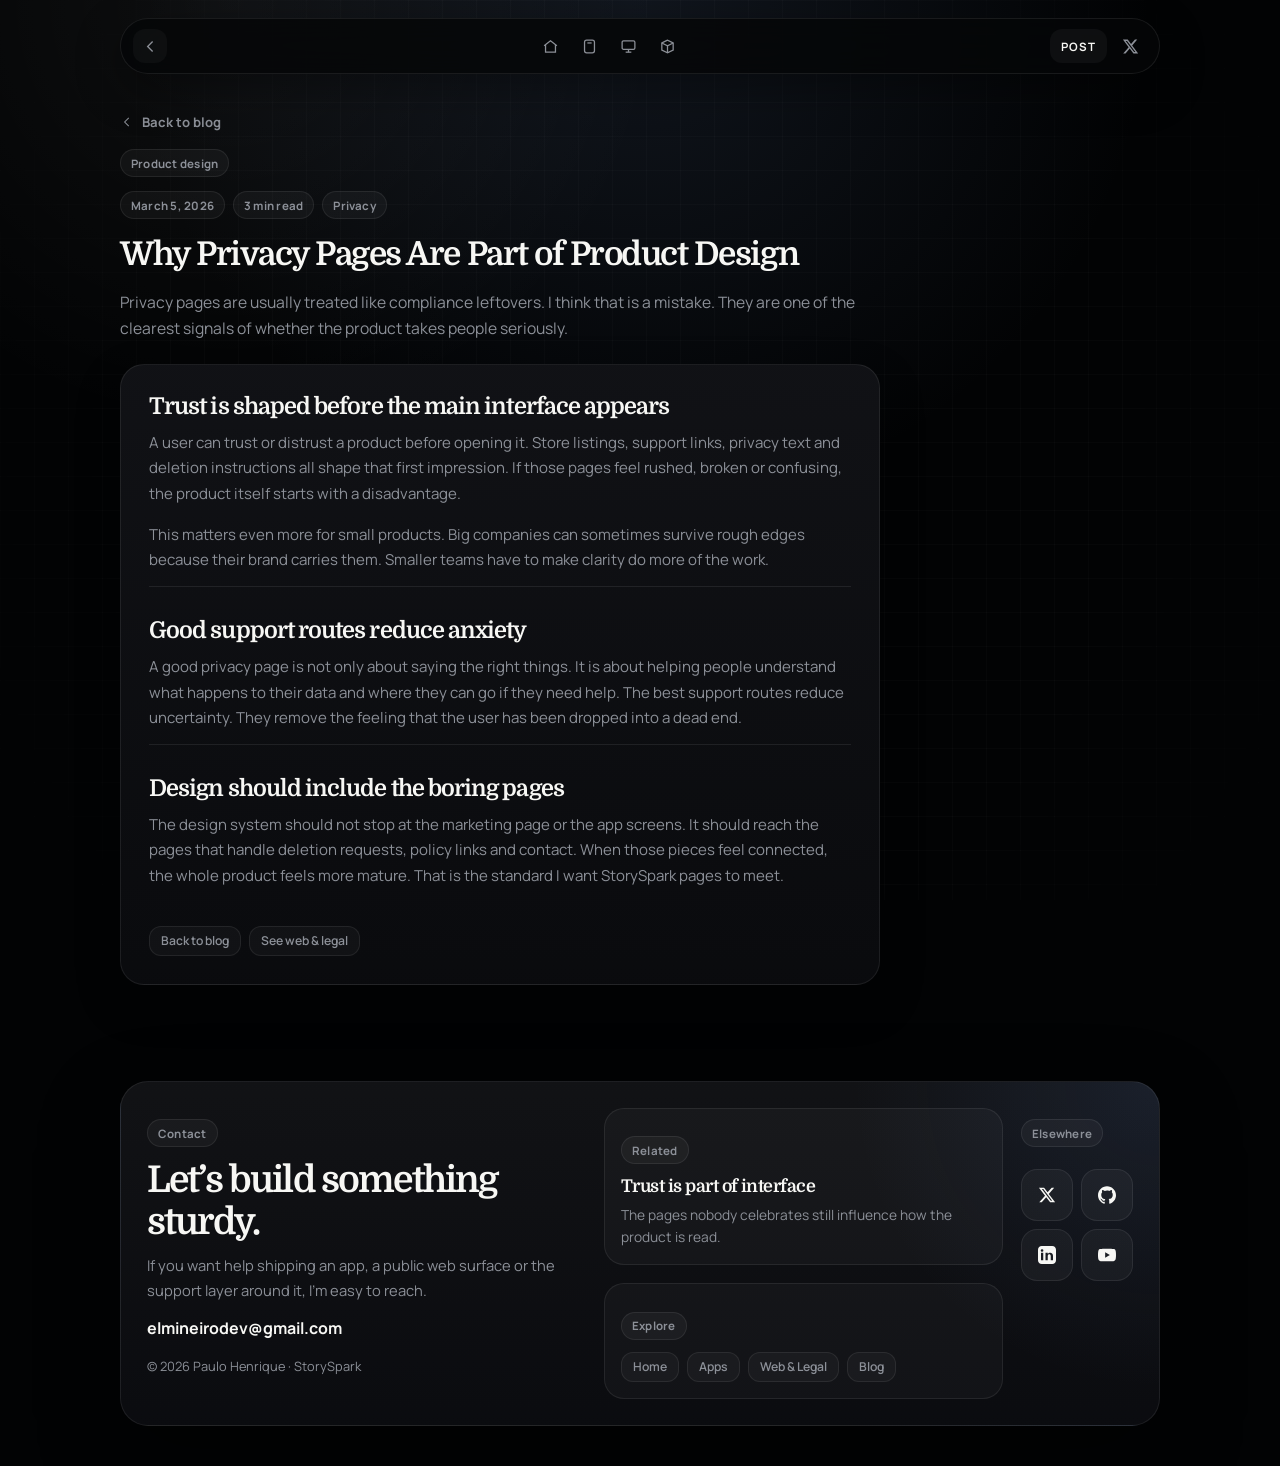
<file: portfolio/blog/privacy-pages-product-design/index.html>
<!doctype html>
<html lang="en">
  <head>
    <meta charset="UTF-8" />
    <meta name="viewport" content="width=device-width, initial-scale=1.0" />
    <title>Why Privacy Pages Are Part of Product Design | Paulo Henrique</title>
    <meta
      name="description"
      content="A note by Paulo Henrique on why privacy and deletion pages should be designed as part of the product."
    />
    <link rel="icon" type="image/svg+xml" href="../../favicon.svg" />
    <link rel="stylesheet" href="../../styles.css" />
  </head>
  <body>
    <div class="site-shell" id="top">
      <header class="topbar">
        <a class="brand-button" href="/blog/" aria-label="Back to blog">
          <svg viewBox="0 0 24 24" fill="none" stroke="currentColor" stroke-width="1.9">
            <path d="M15 5 8 12l7 7" />
          </svg>
        </a>

        <nav class="nav-center" aria-label="Section navigation">
          <a class="nav-icon" href="/" aria-label="Home">
            <svg viewBox="0 0 24 24" fill="none" stroke="currentColor" stroke-width="1.8">
              <path d="m3 11 9-7 9 7" />
              <path d="M5 10v10h14V10" />
            </svg>
          </a>
          <a class="nav-icon" href="/projects/apps/" aria-label="Apps">
            <svg viewBox="0 0 24 24" fill="none" stroke="currentColor" stroke-width="1.8">
              <rect x="5" y="3" width="14" height="18" rx="3" />
              <path d="M9 7h6" />
            </svg>
          </a>
          <a class="nav-icon" href="/projects/web/" aria-label="Web and legal">
            <svg viewBox="0 0 24 24" fill="none" stroke="currentColor" stroke-width="1.8">
              <rect x="3" y="4" width="18" height="12" rx="2" />
              <path d="M8 20h8" />
              <path d="M12 16v4" />
            </svg>
          </a>
          <a class="nav-icon" href="https://storyspark.com.br/" aria-label="StorySpark root site">
            <svg viewBox="0 0 24 24" fill="none" stroke="currentColor" stroke-width="1.8">
              <path d="M12 3 4 7v10l8 4 8-4V7l-8-4Z" />
              <path d="m4 7 8 4 8-4" />
              <path d="M12 11v10" />
            </svg>
          </a>
        </nav>

        <div class="nav-right">
          <span class="lang-pill">POST</span>
          <a
            class="nav-icon"
            href="https://x.com/PauloHenryJR"
            target="_blank"
            rel="noreferrer"
            aria-label="X profile"
          >
            <svg viewBox="0 0 24 24" fill="currentColor">
              <path
                d="M18.244 2.25h3.308l-7.227 8.26 8.502 11.24H16.17l-5.214-6.817L4.99 21.75H1.68l7.73-8.835L1.254 2.25H8.08l4.713 6.231zm-1.161 17.52h1.833L7.084 4.126H5.117z"
              />
            </svg>
          </a>
        </div>
      </header>

      <main class="page post-page">
        <div class="post-shell">
          <a class="post-back" href="/blog/">
            <svg viewBox="0 0 24 24" fill="none" stroke="currentColor" stroke-width="1.8">
              <path d="M15 5 8 12l7 7" />
            </svg>
            <span>Back to blog</span>
          </a>

          <section class="post-hero">
            <span class="page-label">Product design</span>
            <div class="post-meta">
              <span>March 5, 2026</span>
              <span>3 min read</span>
              <span>Privacy</span>
            </div>
            <h1>Why Privacy Pages Are Part of Product Design</h1>
            <p>
              Privacy pages are usually treated like compliance leftovers. I think that is a mistake.
              They are one of the clearest signals of whether the product takes people seriously.
            </p>
          </section>

          <article class="post-content">
            <h2>Trust is shaped before the main interface appears</h2>
            <p>
              A user can trust or distrust a product before opening it. Store listings, support links,
              privacy text and deletion instructions all shape that first impression. If those pages feel
              rushed, broken or confusing, the product itself starts with a disadvantage.
            </p>
            <p>
              This matters even more for small products. Big companies can sometimes survive rough edges because
              their brand carries them. Smaller teams have to make clarity do more of the work.
            </p>

            <div class="post-divider"></div>

            <h2>Good support routes reduce anxiety</h2>
            <p>
              A good privacy page is not only about saying the right things. It is about helping people understand
              what happens to their data and where they can go if they need help. The best support routes reduce
              uncertainty. They remove the feeling that the user has been dropped into a dead end.
            </p>

            <div class="post-divider"></div>

            <h2>Design should include the boring pages</h2>
            <p>
              The design system should not stop at the marketing page or the app screens. It should reach the pages that
              handle deletion requests, policy links and contact. When those pieces feel connected, the whole product feels
              more mature. That is the standard I want StorySpark pages to meet.
            </p>

            <div class="post-footer-links">
              <a class="writing-link" href="/blog/">Back to blog</a>
              <a class="writing-link" href="/projects/web/">See web & legal</a>
            </div>
          </article>
        </div>
      </main>

      <footer class="contact-card">
        <div class="contact-copy">
          <p class="footer-eyebrow">Contact</p>
          <h2>Let’s build something sturdy.</h2>
          <p class="contact-summary">
            If you want help shipping an app, a public web surface or the support layer around it,
            I’m easy to reach.
          </p>
          <a href="mailto:elmineirodev@gmail.com">elmineirodev@gmail.com</a>
          <small>© 2026 Paulo Henrique · StorySpark</small>
        </div>

        <div class="contact-panels">
          <section class="contact-panel">
            <p class="footer-eyebrow">Related</p>
            <strong>Trust is part of interface</strong>
            <span>The pages nobody celebrates still influence how the product is read.</span>
          </section>

          <section class="contact-panel">
            <p class="footer-eyebrow">Explore</p>
            <nav class="footer-nav" aria-label="Footer navigation">
              <a href="/">Home</a>
              <a href="/projects/apps/">Apps</a>
              <a href="/projects/web/">Web & Legal</a>
              <a href="/blog/">Blog</a>
            </nav>
          </section>
        </div>

        <div class="contact-social-block">
          <p class="footer-eyebrow">Elsewhere</p>
          <div class="contact-socials" aria-label="Social links">
            <a href="https://x.com/PauloHenryJR" target="_blank" rel="noreferrer" aria-label="X">
              <svg viewBox="0 0 24 24" fill="currentColor">
                <path
                  d="M18.244 2.25h3.308l-7.227 8.26 8.502 11.24H16.17l-5.214-6.817L4.99 21.75H1.68l7.73-8.835L1.254 2.25H8.08l4.713 6.231zm-1.161 17.52h1.833L7.084 4.126H5.117z"
                />
              </svg>
            </a>
            <a href="https://github.com/PauloHenriqueJr" target="_blank" rel="noreferrer" aria-label="GitHub">
              <svg viewBox="0 0 24 24" fill="currentColor">
                <path
                  d="M12 .297C5.373.297 0 5.67 0 12.297c0 5.303 3.438 9.8 8.205 11.385.6.113.82-.258.82-.577 0-.285-.01-1.04-.015-2.04-3.338.724-4.042-1.61-4.042-1.61-.546-1.387-1.333-1.756-1.333-1.756-1.09-.745.083-.73.083-.73 1.205.085 1.84 1.237 1.84 1.237 1.07 1.833 2.807 1.304 3.492.997.108-.774.418-1.304.762-1.603-2.665-.303-5.467-1.334-5.467-5.93 0-1.31.47-2.382 1.236-3.22-.124-.302-.536-1.52.117-3.17 0 0 1.008-.323 3.3 1.23a11.53 11.53 0 0 1 3.003-.403c1.02.005 2.048.137 3.006.403 2.29-1.553 3.296-1.23 3.296-1.23.656 1.65.244 2.868.12 3.17.77.838 1.235 1.91 1.235 3.22 0 4.607-2.807 5.624-5.48 5.92.43.37.814 1.096.814 2.21 0 1.596-.014 2.883-.014 3.275 0 .322.216.697.825.578C20.565 22.09 24 17.59 24 12.297 24 5.67 18.627.297 12 .297Z"
                />
              </svg>
            </a>
            <a href="https://linkedin.com/in/PauloHenriqueJr" target="_blank" rel="noreferrer" aria-label="LinkedIn">
              <svg viewBox="0 0 24 24" fill="currentColor">
                <path
                  d="M19 0H5C2.239 0 0 2.239 0 5v14c0 2.761 2.239 5 5 5h14c2.762 0 5-2.239 5-5V5c0-2.761-2.238-5-5-5ZM7 19H4V9h3v10ZM5.5 7.732A1.768 1.768 0 1 1 5.5 4.2a1.768 1.768 0 0 1 0 3.532ZM20 19h-3v-5.604c0-3.368-4-3.113-4 0V19h-3V9h3v1.604c1.396-2.586 7-2.777 7 2.476V19Z"
                />
              </svg>
            </a>
            <a href="https://youtube.com/@PauloHenryJR" target="_blank" rel="noreferrer" aria-label="YouTube">
              <svg viewBox="0 0 24 24" fill="currentColor">
                <path
                  d="M23.498 6.186a3.016 3.016 0 0 0-2.122-2.136C19.505 3.545 12 3.545 12 3.545s-7.505 0-9.377.505A3.017 3.017 0 0 0 .502 6.186C0 8.07 0 12 0 12s0 3.93.502 5.814a3.016 3.016 0 0 0 2.122 2.136c1.872.505 9.377.505 9.377.505s7.505 0 9.377-.505a3.015 3.015 0 0 0 2.122-2.136C24 15.93 24 12 24 12s0-3.93-.502-5.814ZM9.545 15.568V8.432L15.818 12l-6.273 3.568Z"
                />
              </svg>
            </a>
          </div>
        </div>
      </footer>
    </div>
  </body>
</html>
</file>
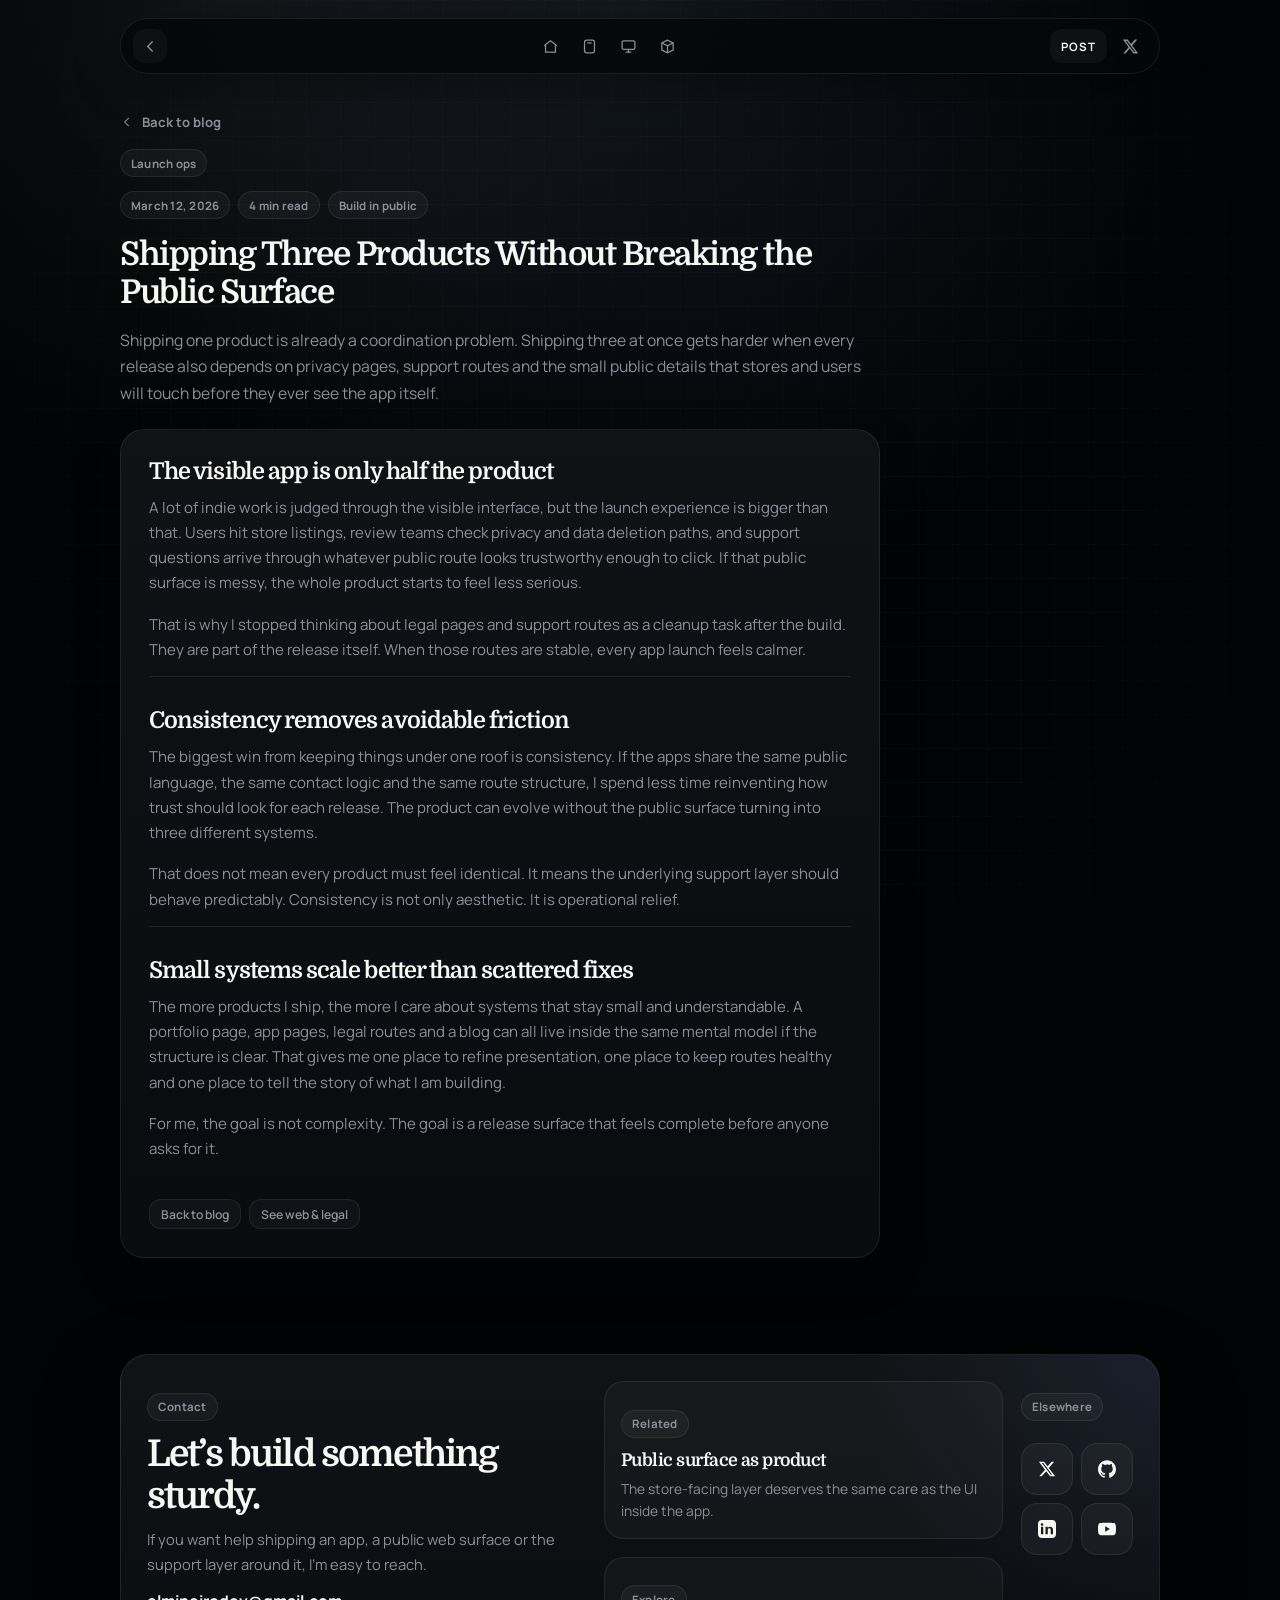
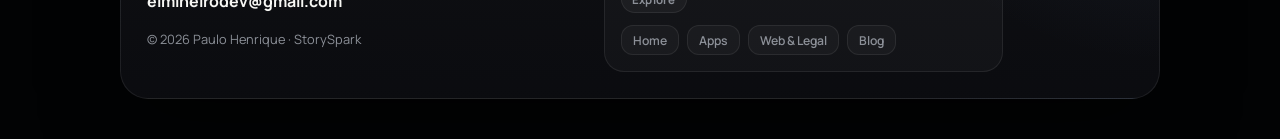
<file: portfolio/blog/shipping-three-products/index.html>
<!doctype html>
<html lang="en">
  <head>
    <meta charset="UTF-8" />
    <meta name="viewport" content="width=device-width, initial-scale=1.0" />
    <title>Shipping Three Products Without Breaking the Public Surface | Paulo Henrique</title>
    <meta
      name="description"
      content="A note by Paulo Henrique on shipping multiple products while keeping public routes, support and launch surfaces stable."
    />
    <link rel="icon" type="image/svg+xml" href="../../favicon.svg" />
    <link rel="stylesheet" href="../../styles.css" />
  </head>
  <body>
    <div class="site-shell" id="top">
      <header class="topbar">
        <a class="brand-button" href="/blog/" aria-label="Back to blog">
          <svg viewBox="0 0 24 24" fill="none" stroke="currentColor" stroke-width="1.9">
            <path d="M15 5 8 12l7 7" />
          </svg>
        </a>

        <nav class="nav-center" aria-label="Section navigation">
          <a class="nav-icon" href="/" aria-label="Home">
            <svg viewBox="0 0 24 24" fill="none" stroke="currentColor" stroke-width="1.8">
              <path d="m3 11 9-7 9 7" />
              <path d="M5 10v10h14V10" />
            </svg>
          </a>
          <a class="nav-icon" href="/projects/apps/" aria-label="Apps">
            <svg viewBox="0 0 24 24" fill="none" stroke="currentColor" stroke-width="1.8">
              <rect x="5" y="3" width="14" height="18" rx="3" />
              <path d="M9 7h6" />
            </svg>
          </a>
          <a class="nav-icon" href="/projects/web/" aria-label="Web and legal">
            <svg viewBox="0 0 24 24" fill="none" stroke="currentColor" stroke-width="1.8">
              <rect x="3" y="4" width="18" height="12" rx="2" />
              <path d="M8 20h8" />
              <path d="M12 16v4" />
            </svg>
          </a>
          <a class="nav-icon" href="https://storyspark.com.br/" aria-label="StorySpark root site">
            <svg viewBox="0 0 24 24" fill="none" stroke="currentColor" stroke-width="1.8">
              <path d="M12 3 4 7v10l8 4 8-4V7l-8-4Z" />
              <path d="m4 7 8 4 8-4" />
              <path d="M12 11v10" />
            </svg>
          </a>
        </nav>

        <div class="nav-right">
          <span class="lang-pill">POST</span>
          <a
            class="nav-icon"
            href="https://x.com/PauloHenryJR"
            target="_blank"
            rel="noreferrer"
            aria-label="X profile"
          >
            <svg viewBox="0 0 24 24" fill="currentColor">
              <path
                d="M18.244 2.25h3.308l-7.227 8.26 8.502 11.24H16.17l-5.214-6.817L4.99 21.75H1.68l7.73-8.835L1.254 2.25H8.08l4.713 6.231zm-1.161 17.52h1.833L7.084 4.126H5.117z"
              />
            </svg>
          </a>
        </div>
      </header>

      <main class="page post-page">
        <div class="post-shell">
          <a class="post-back" href="/blog/">
            <svg viewBox="0 0 24 24" fill="none" stroke="currentColor" stroke-width="1.8">
              <path d="M15 5 8 12l7 7" />
            </svg>
            <span>Back to blog</span>
          </a>

          <section class="post-hero">
            <span class="page-label">Launch ops</span>
            <div class="post-meta">
              <span>March 12, 2026</span>
              <span>4 min read</span>
              <span>Build in public</span>
            </div>
            <h1>Shipping Three Products Without Breaking the Public Surface</h1>
            <p>
              Shipping one product is already a coordination problem. Shipping three at once gets harder
              when every release also depends on privacy pages, support routes and the small public details
              that stores and users will touch before they ever see the app itself.
            </p>
          </section>

          <article class="post-content">
            <h2>The visible app is only half the product</h2>
            <p>
              A lot of indie work is judged through the visible interface, but the launch experience is bigger than that.
              Users hit store listings, review teams check privacy and data deletion paths, and support questions arrive
              through whatever public route looks trustworthy enough to click. If that public surface is messy, the whole
              product starts to feel less serious.
            </p>
            <p>
              That is why I stopped thinking about legal pages and support routes as a cleanup task after the build.
              They are part of the release itself. When those routes are stable, every app launch feels calmer.
            </p>

            <div class="post-divider"></div>

            <h2>Consistency removes avoidable friction</h2>
            <p>
              The biggest win from keeping things under one roof is consistency. If the apps share the same public language,
              the same contact logic and the same route structure, I spend less time reinventing how trust should look for
              each release. The product can evolve without the public surface turning into three different systems.
            </p>
            <p>
              That does not mean every product must feel identical. It means the underlying support layer should behave
              predictably. Consistency is not only aesthetic. It is operational relief.
            </p>

            <div class="post-divider"></div>

            <h2>Small systems scale better than scattered fixes</h2>
            <p>
              The more products I ship, the more I care about systems that stay small and understandable. A portfolio page,
              app pages, legal routes and a blog can all live inside the same mental model if the structure is clear. That
              gives me one place to refine presentation, one place to keep routes healthy and one place to tell the story of
              what I am building.
            </p>
            <p>
              For me, the goal is not complexity. The goal is a release surface that feels complete before anyone asks for it.
            </p>

            <div class="post-footer-links">
              <a class="writing-link" href="/blog/">Back to blog</a>
              <a class="writing-link" href="/projects/web/">See web & legal</a>
            </div>
          </article>
        </div>
      </main>

      <footer class="contact-card">
        <div class="contact-copy">
          <p class="footer-eyebrow">Contact</p>
          <h2>Let’s build something sturdy.</h2>
          <p class="contact-summary">
            If you want help shipping an app, a public web surface or the support layer around it,
            I’m easy to reach.
          </p>
          <a href="mailto:elmineirodev@gmail.com">elmineirodev@gmail.com</a>
          <small>© 2026 Paulo Henrique · StorySpark</small>
        </div>

        <div class="contact-panels">
          <section class="contact-panel">
            <p class="footer-eyebrow">Related</p>
            <strong>Public surface as product</strong>
            <span>The store-facing layer deserves the same care as the UI inside the app.</span>
          </section>

          <section class="contact-panel">
            <p class="footer-eyebrow">Explore</p>
            <nav class="footer-nav" aria-label="Footer navigation">
              <a href="/">Home</a>
              <a href="/projects/apps/">Apps</a>
              <a href="/projects/web/">Web & Legal</a>
              <a href="/blog/">Blog</a>
            </nav>
          </section>
        </div>

        <div class="contact-social-block">
          <p class="footer-eyebrow">Elsewhere</p>
          <div class="contact-socials" aria-label="Social links">
            <a href="https://x.com/PauloHenryJR" target="_blank" rel="noreferrer" aria-label="X">
              <svg viewBox="0 0 24 24" fill="currentColor">
                <path
                  d="M18.244 2.25h3.308l-7.227 8.26 8.502 11.24H16.17l-5.214-6.817L4.99 21.75H1.68l7.73-8.835L1.254 2.25H8.08l4.713 6.231zm-1.161 17.52h1.833L7.084 4.126H5.117z"
                />
              </svg>
            </a>
            <a href="https://github.com/PauloHenriqueJr" target="_blank" rel="noreferrer" aria-label="GitHub">
              <svg viewBox="0 0 24 24" fill="currentColor">
                <path
                  d="M12 .297C5.373.297 0 5.67 0 12.297c0 5.303 3.438 9.8 8.205 11.385.6.113.82-.258.82-.577 0-.285-.01-1.04-.015-2.04-3.338.724-4.042-1.61-4.042-1.61-.546-1.387-1.333-1.756-1.333-1.756-1.09-.745.083-.73.083-.73 1.205.085 1.84 1.237 1.84 1.237 1.07 1.833 2.807 1.304 3.492.997.108-.774.418-1.304.762-1.603-2.665-.303-5.467-1.334-5.467-5.93 0-1.31.47-2.382 1.236-3.22-.124-.302-.536-1.52.117-3.17 0 0 1.008-.323 3.3 1.23a11.53 11.53 0 0 1 3.003-.403c1.02.005 2.048.137 3.006.403 2.29-1.553 3.296-1.23 3.296-1.23.656 1.65.244 2.868.12 3.17.77.838 1.235 1.91 1.235 3.22 0 4.607-2.807 5.624-5.48 5.92.43.37.814 1.096.814 2.21 0 1.596-.014 2.883-.014 3.275 0 .322.216.697.825.578C20.565 22.09 24 17.59 24 12.297 24 5.67 18.627.297 12 .297Z"
                />
              </svg>
            </a>
            <a href="https://linkedin.com/in/PauloHenriqueJr" target="_blank" rel="noreferrer" aria-label="LinkedIn">
              <svg viewBox="0 0 24 24" fill="currentColor">
                <path
                  d="M19 0H5C2.239 0 0 2.239 0 5v14c0 2.761 2.239 5 5 5h14c2.762 0 5-2.239 5-5V5c0-2.761-2.238-5-5-5ZM7 19H4V9h3v10ZM5.5 7.732A1.768 1.768 0 1 1 5.5 4.2a1.768 1.768 0 0 1 0 3.532ZM20 19h-3v-5.604c0-3.368-4-3.113-4 0V19h-3V9h3v1.604c1.396-2.586 7-2.777 7 2.476V19Z"
                />
              </svg>
            </a>
            <a href="https://youtube.com/@PauloHenryJR" target="_blank" rel="noreferrer" aria-label="YouTube">
              <svg viewBox="0 0 24 24" fill="currentColor">
                <path
                  d="M23.498 6.186a3.016 3.016 0 0 0-2.122-2.136C19.505 3.545 12 3.545 12 3.545s-7.505 0-9.377.505A3.017 3.017 0 0 0 .502 6.186C0 8.07 0 12 0 12s0 3.93.502 5.814a3.016 3.016 0 0 0 2.122 2.136c1.872.505 9.377.505 9.377.505s7.505 0 9.377-.505a3.015 3.015 0 0 0 2.122-2.136C24 15.93 24 12 24 12s0-3.93-.502-5.814ZM9.545 15.568V8.432L15.818 12l-6.273 3.568Z"
                />
              </svg>
            </a>
          </div>
        </div>
      </footer>
    </div>
  </body>
</html>
</file>
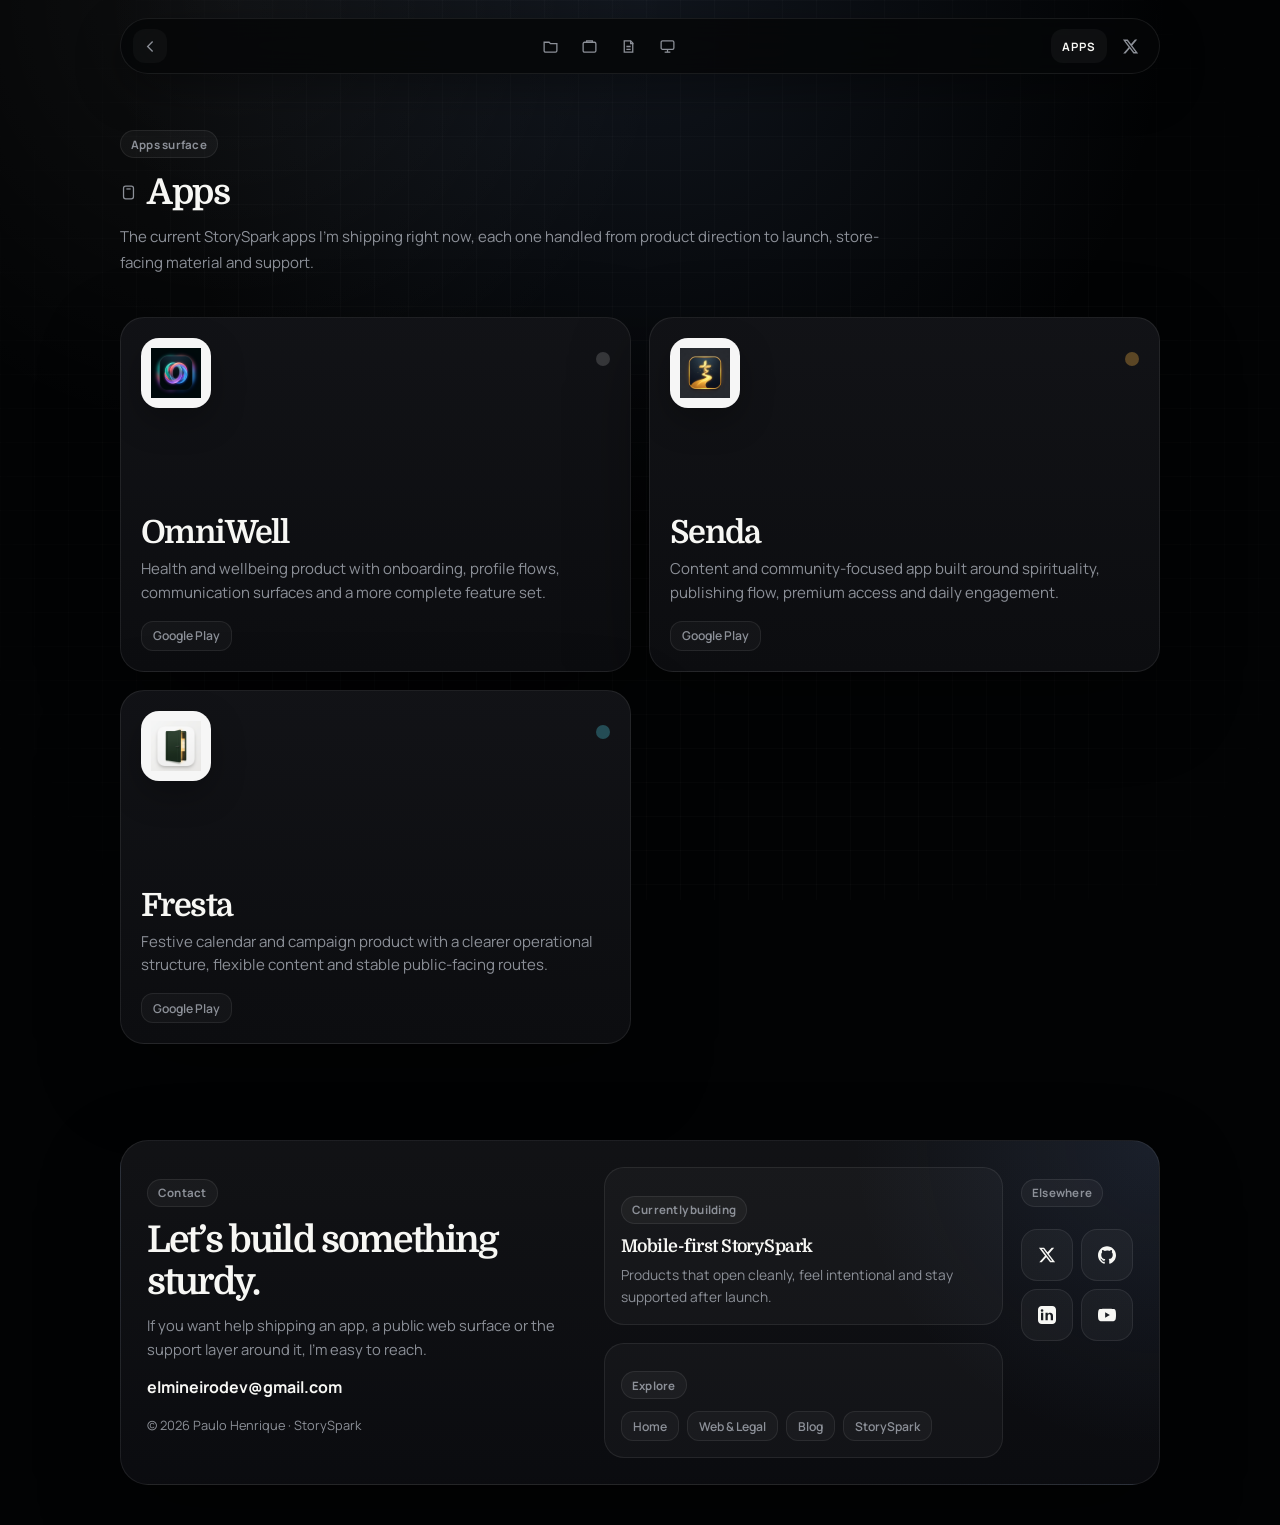
<file: portfolio/projects/apps/index.html>
<!doctype html>
<html lang="en">
  <head>
    <meta charset="UTF-8" />
    <meta name="viewport" content="width=device-width, initial-scale=1.0" />
    <title>Apps | Paulo Henrique</title>
    <meta
      name="description"
      content="Apps page for Paulo Henrique, featuring the StorySpark products currently shipped."
    />
    <link rel="icon" type="image/svg+xml" href="../../favicon.svg" />
    <link rel="stylesheet" href="../../styles.css" />
  </head>
  <body>
    <div class="site-shell" id="top">
      <header class="topbar">
        <a class="brand-button" href="/" aria-label="Back to home">
          <svg viewBox="0 0 24 24" fill="none" stroke="currentColor" stroke-width="1.9">
            <path d="M15 5 8 12l7 7" />
          </svg>
        </a>

        <nav class="nav-center" aria-label="Section navigation">
          <a class="nav-icon" href="/#projects" aria-label="Projects">
            <svg viewBox="0 0 24 24" fill="none" stroke="currentColor" stroke-width="1.8">
              <path d="M3 6h7l2 2h9v10a2 2 0 0 1-2 2H5a2 2 0 0 1-2-2V6z" />
            </svg>
          </a>
          <a class="nav-icon" href="/#experience" aria-label="Experience">
            <svg viewBox="0 0 24 24" fill="none" stroke="currentColor" stroke-width="1.8">
              <rect x="3" y="6" width="18" height="14" rx="2" />
              <path d="M8 6V4h8v2" />
            </svg>
          </a>
          <a class="nav-icon" href="/blog/" aria-label="Blog">
            <svg viewBox="0 0 24 24" fill="none" stroke="currentColor" stroke-width="1.8">
              <path d="M6 4h9l3 3v13H6z" />
              <path d="M15 4v4h4" />
              <path d="M9 12h6M9 16h6" />
            </svg>
          </a>
          <a class="nav-icon" href="/projects/web/" aria-label="Web and legal">
            <svg viewBox="0 0 24 24" fill="none" stroke="currentColor" stroke-width="1.8">
              <rect x="3" y="4" width="18" height="12" rx="2" />
              <path d="M8 20h8" />
              <path d="M12 16v4" />
            </svg>
          </a>
        </nav>

        <div class="nav-right">
          <span class="lang-pill">APPS</span>
          <a
            class="nav-icon"
            href="https://x.com/PauloHenryJR"
            target="_blank"
            rel="noreferrer"
            aria-label="X profile"
          >
            <svg viewBox="0 0 24 24" fill="currentColor">
              <path
                d="M18.244 2.25h3.308l-7.227 8.26 8.502 11.24H16.17l-5.214-6.817L4.99 21.75H1.68l7.73-8.835L1.254 2.25H8.08l4.713 6.231zm-1.161 17.52h1.833L7.084 4.126H5.117z"
              />
            </svg>
          </a>
        </div>
      </header>

      <main class="page catalog-page">
        <section class="catalog-hero">
          <span class="page-label">Apps surface</span>
          <div class="section-heading">
            <svg viewBox="0 0 24 24" fill="none" stroke="currentColor" stroke-width="1.8">
              <rect x="5" y="3" width="14" height="18" rx="3" />
              <path d="M9 7h6" />
            </svg>
            <h1>Apps</h1>
          </div>
          <p class="catalog-intro">
            The current StorySpark apps I’m shipping right now, each one handled
            from product direction to launch, store-facing material and support.
          </p>
        </section>

        <section class="catalog-grid">
          <article class="catalog-card app-catalog-card">
            <div class="catalog-app-top">
              <div class="catalog-icon-tile">
                <img src="../../omniwell.webp" alt="OmniWell icon" />
              </div>
              <span class="catalog-dot"></span>
            </div>
            <div class="catalog-body">
              <h2>OmniWell</h2>
              <p>
                Health and wellbeing product with onboarding, profile flows,
                communication surfaces and a more complete feature set.
              </p>
              <div class="project-links">
                <a
                  href="https://play.google.com/store/apps/details?id=com.storyspark.omniwell"
                  target="_blank"
                  rel="noreferrer"
                >
                  Google Play
                </a>
              </div>
            </div>
          </article>

          <article class="catalog-card app-catalog-card">
            <div class="catalog-app-top">
              <div class="catalog-icon-tile">
                <img src="../../senda.webp" alt="Senda icon" />
              </div>
              <span class="catalog-dot warm"></span>
            </div>
            <div class="catalog-body">
              <h2>Senda</h2>
              <p>
                Content and community-focused app built around spirituality,
                publishing flow, premium access and daily engagement.
              </p>
              <div class="project-links">
                <a
                  href="https://play.google.com/store/apps/details?id=com.storyspark.senda"
                  target="_blank"
                  rel="noreferrer"
                >
                  Google Play
                </a>
              </div>
            </div>
          </article>

          <article class="catalog-card app-catalog-card">
            <div class="catalog-app-top">
              <div class="catalog-icon-tile">
                <img src="../../fresta.webp" alt="Fresta icon" />
              </div>
              <span class="catalog-dot cool"></span>
            </div>
            <div class="catalog-body">
              <h2>Fresta</h2>
              <p>
                Festive calendar and campaign product with a clearer operational
                structure, flexible content and stable public-facing routes.
              </p>
              <div class="project-links">
                <a
                  href="https://play.google.com/store/apps/details?id=com.storyspark.fresta"
                  target="_blank"
                  rel="noreferrer"
                >
                  Google Play
                </a>
              </div>
            </div>
          </article>
        </section>
      </main>

      <footer class="contact-card">
        <div class="contact-copy">
          <p class="footer-eyebrow">Contact</p>
          <h2>Let’s build something sturdy.</h2>
          <p class="contact-summary">
            If you want help shipping an app, a public web surface or the support layer around it,
            I’m easy to reach.
          </p>
          <a href="mailto:elmineirodev@gmail.com">elmineirodev@gmail.com</a>
          <small>© 2026 Paulo Henrique · StorySpark</small>
        </div>

        <div class="contact-panels">
          <section class="contact-panel">
            <p class="footer-eyebrow">Currently building</p>
            <strong>Mobile-first StorySpark</strong>
            <span>Products that open cleanly, feel intentional and stay supported after launch.</span>
          </section>

          <section class="contact-panel">
            <p class="footer-eyebrow">Explore</p>
            <nav class="footer-nav" aria-label="Footer navigation">
              <a href="/">Home</a>
              <a href="/projects/web/">Web & Legal</a>
              <a href="/blog/">Blog</a>
              <a href="https://storyspark.com.br/" target="_blank" rel="noreferrer">StorySpark</a>
            </nav>
          </section>
        </div>

        <div class="contact-social-block">
          <p class="footer-eyebrow">Elsewhere</p>
          <div class="contact-socials" aria-label="Social links">
            <a href="https://x.com/PauloHenryJR" target="_blank" rel="noreferrer" aria-label="X">
              <svg viewBox="0 0 24 24" fill="currentColor">
                <path
                  d="M18.244 2.25h3.308l-7.227 8.26 8.502 11.24H16.17l-5.214-6.817L4.99 21.75H1.68l7.73-8.835L1.254 2.25H8.08l4.713 6.231zm-1.161 17.52h1.833L7.084 4.126H5.117z"
                />
              </svg>
            </a>
            <a href="https://github.com/PauloHenriqueJr" target="_blank" rel="noreferrer" aria-label="GitHub">
              <svg viewBox="0 0 24 24" fill="currentColor">
                <path
                  d="M12 .297C5.373.297 0 5.67 0 12.297c0 5.303 3.438 9.8 8.205 11.385.6.113.82-.258.82-.577 0-.285-.01-1.04-.015-2.04-3.338.724-4.042-1.61-4.042-1.61-.546-1.387-1.333-1.756-1.333-1.756-1.09-.745.083-.73.083-.73 1.205.085 1.84 1.237 1.84 1.237 1.07 1.833 2.807 1.304 3.492.997.108-.774.418-1.304.762-1.603-2.665-.303-5.467-1.334-5.467-5.93 0-1.31.47-2.382 1.236-3.22-.124-.302-.536-1.52.117-3.17 0 0 1.008-.323 3.3 1.23a11.53 11.53 0 0 1 3.003-.403c1.02.005 2.048.137 3.006.403 2.29-1.553 3.296-1.23 3.296-1.23.656 1.65.244 2.868.12 3.17.77.838 1.235 1.91 1.235 3.22 0 4.607-2.807 5.624-5.48 5.92.43.37.814 1.096.814 2.21 0 1.596-.014 2.883-.014 3.275 0 .322.216.697.825.578C20.565 22.09 24 17.59 24 12.297 24 5.67 18.627.297 12 .297Z"
                />
              </svg>
            </a>
            <a href="https://linkedin.com/in/PauloHenriqueJr" target="_blank" rel="noreferrer" aria-label="LinkedIn">
              <svg viewBox="0 0 24 24" fill="currentColor">
                <path
                  d="M19 0H5C2.239 0 0 2.239 0 5v14c0 2.761 2.239 5 5 5h14c2.762 0 5-2.239 5-5V5c0-2.761-2.238-5-5-5ZM7 19H4V9h3v10ZM5.5 7.732A1.768 1.768 0 1 1 5.5 4.2a1.768 1.768 0 0 1 0 3.532ZM20 19h-3v-5.604c0-3.368-4-3.113-4 0V19h-3V9h3v1.604c1.396-2.586 7-2.777 7 2.476V19Z"
                />
              </svg>
            </a>
            <a href="https://youtube.com/@PauloHenryJR" target="_blank" rel="noreferrer" aria-label="YouTube">
              <svg viewBox="0 0 24 24" fill="currentColor">
                <path
                  d="M23.498 6.186a3.016 3.016 0 0 0-2.122-2.136C19.505 3.545 12 3.545 12 3.545s-7.505 0-9.377.505A3.017 3.017 0 0 0 .502 6.186C0 8.07 0 12 0 12s0 3.93.502 5.814a3.016 3.016 0 0 0 2.122 2.136c1.872.505 9.377.505 9.377.505s7.505 0 9.377-.505a3.015 3.015 0 0 0 2.122-2.136C24 15.93 24 12 24 12s0-3.93-.502-5.814ZM9.545 15.568V8.432L15.818 12l-6.273 3.568Z"
                />
              </svg>
            </a>
          </div>
        </div>
      </footer>
    </div>
  </body>
</html>
</file>
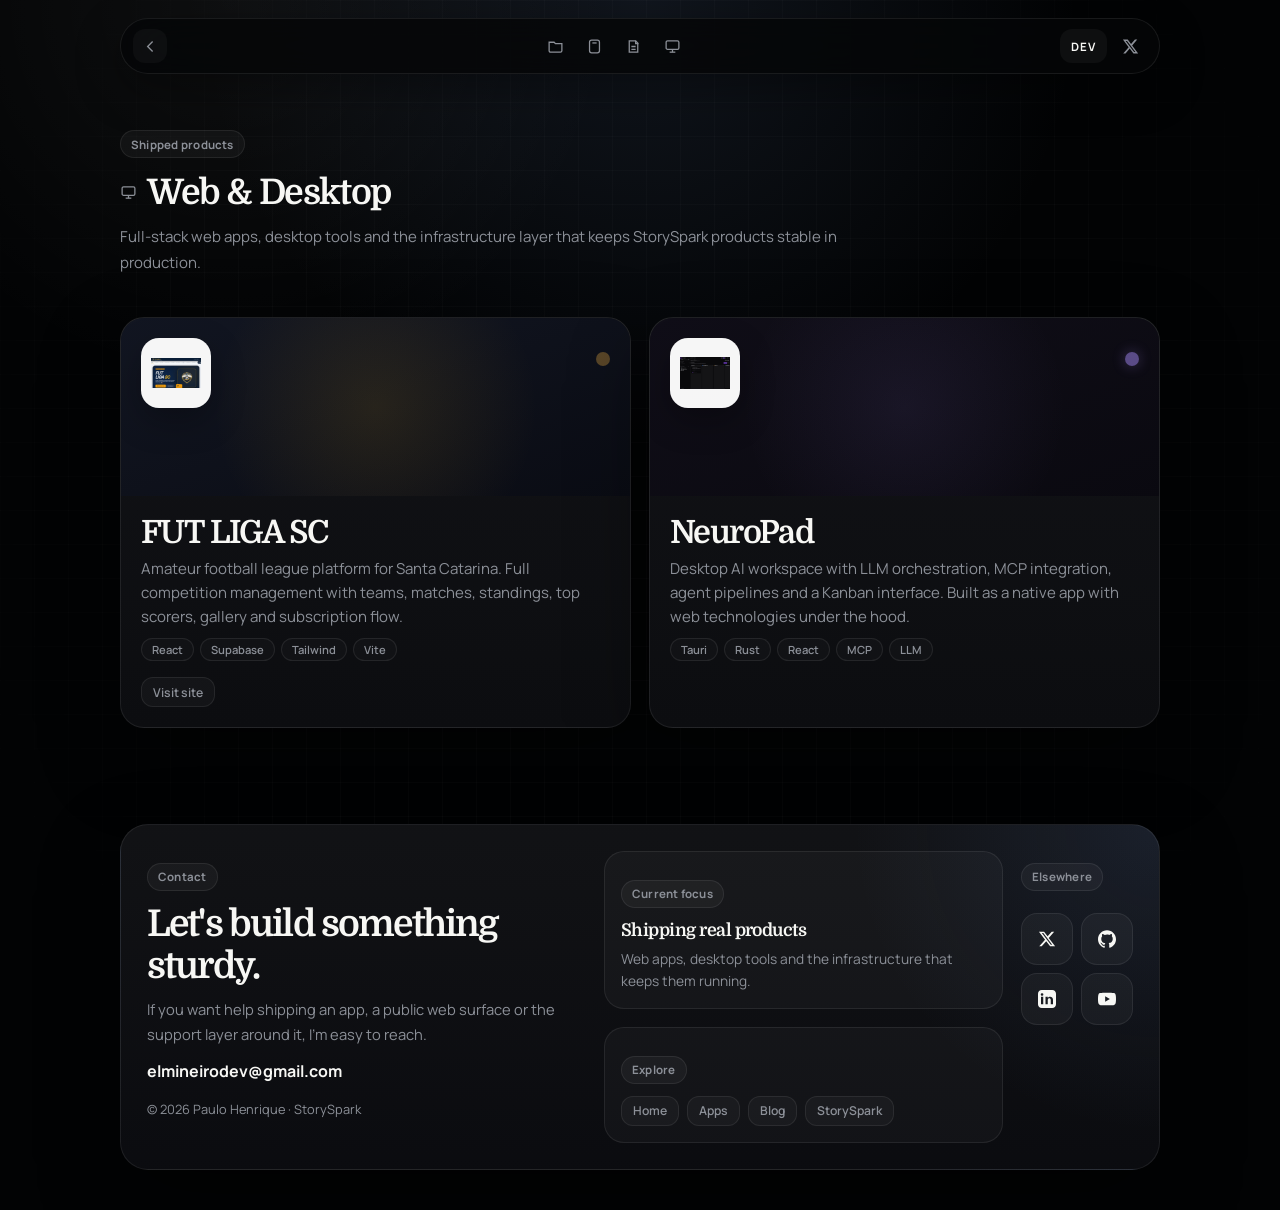
<file: portfolio/projects/web/index.html>
<!doctype html>
<html lang="en">
  <head>
    <meta charset="UTF-8" />
    <meta name="viewport" content="width=device-width, initial-scale=1.0" />
    <title>Web & Desktop | Paulo Henrique</title>
    <meta
      name="description"
      content="Web and desktop projects by Paulo Henrique: FUT LIGA SC, NeuroPad, and StorySpark infrastructure."
    />
    <link rel="icon" type="image/svg+xml" href="../../favicon.svg" />
    <link rel="stylesheet" href="../../styles.css?v=20260323" />
  </head>
  <body>
    <div class="site-shell" id="top">
      <header class="topbar">
        <a class="brand-button" href="/" aria-label="Back to home">
          <svg viewBox="0 0 24 24" fill="none" stroke="currentColor" stroke-width="1.9">
            <path d="M15 5 8 12l7 7" />
          </svg>
        </a>

        <nav class="nav-center" aria-label="Section navigation">
          <a class="nav-icon" href="/#projects" aria-label="Projects">
            <svg viewBox="0 0 24 24" fill="none" stroke="currentColor" stroke-width="1.8">
              <path d="M3 6h7l2 2h9v10a2 2 0 0 1-2 2H5a2 2 0 0 1-2-2V6z" />
            </svg>
          </a>
          <a class="nav-icon" href="/projects/apps/" aria-label="Apps">
            <svg viewBox="0 0 24 24" fill="none" stroke="currentColor" stroke-width="1.8">
              <rect x="5" y="3" width="14" height="18" rx="3" />
              <path d="M9 7h6" />
            </svg>
          </a>
          <a class="nav-icon" href="/blog/" aria-label="Blog">
            <svg viewBox="0 0 24 24" fill="none" stroke="currentColor" stroke-width="1.8">
              <path d="M6 4h9l3 3v13H6z" />
              <path d="M15 4v4h4" />
              <path d="M9 12h6M9 16h6" />
            </svg>
          </a>
          <a class="nav-icon" href="https://storyspark.com.br/" aria-label="StorySpark root site">
            <svg viewBox="0 0 24 24" fill="none" stroke="currentColor" stroke-width="1.8">
              <rect x="3" y="4" width="18" height="12" rx="2" />
              <path d="M8 20h8" />
              <path d="M12 16v4" />
            </svg>
          </a>
        </nav>

        <div class="nav-right">
          <span class="lang-pill">DEV</span>
          <a
            class="nav-icon"
            href="https://x.com/PauloHenryJR"
            target="_blank"
            rel="noreferrer"
            aria-label="X profile"
          >
            <svg viewBox="0 0 24 24" fill="currentColor">
              <path
                d="M18.244 2.25h3.308l-7.227 8.26 8.502 11.24H16.17l-5.214-6.817L4.99 21.75H1.68l7.73-8.835L1.254 2.25H8.08l4.713 6.231zm-1.161 17.52h1.833L7.084 4.126H5.117z"
              />
            </svg>
          </a>
        </div>
      </header>

      <main class="page catalog-page">
        <section class="catalog-hero">
          <span class="page-label">Shipped products</span>
          <div class="section-heading">
            <svg viewBox="0 0 24 24" fill="none" stroke="currentColor" stroke-width="1.8">
              <rect x="3" y="4" width="18" height="12" rx="2" />
              <path d="M8 20h8" />
              <path d="M12 16v4" />
            </svg>
            <h1>Web & Desktop</h1>
          </div>
          <p class="catalog-intro">
            Full-stack web apps, desktop tools and the infrastructure layer
            that keeps StorySpark products stable in production.
          </p>
        </section>

        <section class="catalog-grid">
          <article class="catalog-card app-catalog-card">
            <div class="catalog-app-top catalog-app-top-futliga">
              <div class="catalog-icon-tile catalog-icon-tile-screenshot">
                <img src="../../futligasc-preview.jpg" alt="FUT LIGA SC" />
              </div>
              <span class="catalog-dot warm"></span>
            </div>
            <div class="catalog-body">
              <h2>FUT LIGA SC</h2>
              <p>
                Amateur football league platform for Santa Catarina. Full competition
                management with teams, matches, standings, top scorers, gallery and
                subscription flow.
              </p>
              <div class="catalog-tags">
                <span>React</span>
                <span>Supabase</span>
                <span>Tailwind</span>
                <span>Vite</span>
              </div>
              <div class="project-links">
                <a href="https://futligasc.com.br/" target="_blank" rel="noreferrer">Visit site</a>
              </div>
            </div>
          </article>

          <article class="catalog-card app-catalog-card">
            <div class="catalog-app-top catalog-app-top-neuropad">
              <div class="catalog-icon-tile catalog-icon-tile-screenshot">
                <img src="../../neuropad-preview.jpg" alt="NeuroPad" />
              </div>
              <span class="catalog-dot" style="background:rgba(167,139,250,0.5);box-shadow:0 0 14px rgba(167,139,250,0.3)"></span>
            </div>
            <div class="catalog-body">
              <h2>NeuroPad</h2>
              <p>
                Desktop AI workspace with LLM orchestration, MCP integration,
                agent pipelines and a Kanban interface. Built as a native app
                with web technologies under the hood.
              </p>
              <div class="catalog-tags">
                <span>Tauri</span>
                <span>Rust</span>
                <span>React</span>
                <span>MCP</span>
                <span>LLM</span>
              </div>
            </div>
          </article>
        </section>

      </main>

      <footer class="contact-card">
        <div class="contact-copy">
          <p class="footer-eyebrow">Contact</p>
          <h2>Let's build something sturdy.</h2>
          <p class="contact-summary">
            If you want help shipping an app, a public web surface or the support layer around it,
            I'm easy to reach.
          </p>
          <a href="mailto:elmineirodev@gmail.com">elmineirodev@gmail.com</a>
          <small>&copy; 2026 Paulo Henrique &middot; StorySpark</small>
        </div>

        <div class="contact-panels">
          <section class="contact-panel">
            <p class="footer-eyebrow">Current focus</p>
            <strong>Shipping real products</strong>
            <span>Web apps, desktop tools and the infrastructure that keeps them running.</span>
          </section>

          <section class="contact-panel">
            <p class="footer-eyebrow">Explore</p>
            <nav class="footer-nav" aria-label="Footer navigation">
              <a href="/">Home</a>
              <a href="/projects/apps/">Apps</a>
              <a href="/blog/">Blog</a>
              <a href="https://storyspark.com.br/" target="_blank" rel="noreferrer">StorySpark</a>
            </nav>
          </section>
        </div>

        <div class="contact-social-block">
          <p class="footer-eyebrow">Elsewhere</p>
          <div class="contact-socials" aria-label="Social links">
            <a href="https://x.com/PauloHenryJR" target="_blank" rel="noreferrer" aria-label="X">
              <svg viewBox="0 0 24 24" fill="currentColor">
                <path d="M18.244 2.25h3.308l-7.227 8.26 8.502 11.24H16.17l-5.214-6.817L4.99 21.75H1.68l7.73-8.835L1.254 2.25H8.08l4.713 6.231zm-1.161 17.52h1.833L7.084 4.126H5.117z" />
              </svg>
            </a>
            <a href="https://github.com/PauloHenriqueJr" target="_blank" rel="noreferrer" aria-label="GitHub">
              <svg viewBox="0 0 24 24" fill="currentColor">
                <path d="M12 .297C5.373.297 0 5.67 0 12.297c0 5.303 3.438 9.8 8.205 11.385.6.113.82-.258.82-.577 0-.285-.01-1.04-.015-2.04-3.338.724-4.042-1.61-4.042-1.61-.546-1.387-1.333-1.756-1.333-1.756-1.09-.745.083-.73.083-.73 1.205.085 1.84 1.237 1.84 1.237 1.07 1.833 2.807 1.304 3.492.997.108-.774.418-1.304.762-1.603-2.665-.303-5.467-1.334-5.467-5.93 0-1.31.47-2.382 1.236-3.22-.124-.302-.536-1.52.117-3.17 0 0 1.008-.323 3.3 1.23a11.53 11.53 0 0 1 3.003-.403c1.02.005 2.048.137 3.006.403 2.29-1.553 3.296-1.23 3.296-1.23.656 1.65.244 2.868.12 3.17.77.838 1.235 1.91 1.235 3.22 0 4.607-2.807 5.624-5.48 5.92.43.37.814 1.096.814 2.21 0 1.596-.014 2.883-.014 3.275 0 .322.216.697.825.578C20.565 22.09 24 17.59 24 12.297 24 5.67 18.627.297 12 .297Z" />
              </svg>
            </a>
            <a href="https://linkedin.com/in/PauloHenriqueJr" target="_blank" rel="noreferrer" aria-label="LinkedIn">
              <svg viewBox="0 0 24 24" fill="currentColor">
                <path d="M19 0H5C2.239 0 0 2.239 0 5v14c0 2.761 2.239 5 5 5h14c2.762 0 5-2.239 5-5V5c0-2.761-2.238-5-5-5ZM7 19H4V9h3v10ZM5.5 7.732A1.768 1.768 0 1 1 5.5 4.2a1.768 1.768 0 0 1 0 3.532ZM20 19h-3v-5.604c0-3.368-4-3.113-4 0V19h-3V9h3v1.604c1.396-2.586 7-2.777 7 2.476V19Z" />
              </svg>
            </a>
            <a href="https://youtube.com/@PauloHenryJR" target="_blank" rel="noreferrer" aria-label="YouTube">
              <svg viewBox="0 0 24 24" fill="currentColor">
                <path d="M23.498 6.186a3.016 3.016 0 0 0-2.122-2.136C19.505 3.545 12 3.545 12 3.545s-7.505 0-9.377.505A3.017 3.017 0 0 0 .502 6.186C0 8.07 0 12 0 12s0 3.93.502 5.814a3.016 3.016 0 0 0 2.122 2.136c1.872.505 9.377.505 9.377.505s7.505 0 9.377-.505a3.015 3.015 0 0 0 2.122-2.136C24 15.93 24 12 24 12s0-3.93-.502-5.814ZM9.545 15.568V8.432L15.818 12l-6.273 3.568Z" />
              </svg>
            </a>
          </div>
        </div>
      </footer>
    </div>
  </body>
</html>
</file>
<file: styles.css>
:root {
  --bg: #f5efe4;
  --paper: rgba(255, 250, 241, 0.88);
  --paper-strong: #fffaf1;
  --ink: #1f1914;
  --muted: #675d55;
  --line: rgba(50, 36, 22, 0.12);
  --accent: #c46a2d;
  --accent-deep: #8f3d12;
  --forest: #25423b;
  --sun: #f3b35c;
  --shadow: 0 24px 80px rgba(63, 42, 20, 0.12);
  --radius: 28px;
  --font-display: "Iowan Old Style", "Palatino Linotype", "Book Antiqua", serif;
  --font-body: "Avenir Next", "Segoe UI", sans-serif;
}

* {
  box-sizing: border-box;
}

html {
  scroll-behavior: smooth;
}

body {
  margin: 0;
  font-family: var(--font-body);
  color: var(--ink);
  background:
    radial-gradient(circle at top left, rgba(196, 106, 45, 0.18), transparent 28%),
    radial-gradient(circle at 85% 10%, rgba(37, 66, 59, 0.16), transparent 24%),
    linear-gradient(180deg, #efe6d7 0%, #f8f2ea 42%, #f5efe4 100%);
  min-height: 100vh;
}

body::before {
  content: "";
  position: fixed;
  inset: 0;
  pointer-events: none;
  background-image:
    linear-gradient(rgba(31, 25, 20, 0.04) 1px, transparent 1px),
    linear-gradient(90deg, rgba(31, 25, 20, 0.04) 1px, transparent 1px);
  background-size: 22px 22px;
  mask-image: radial-gradient(circle at center, black 45%, transparent 100%);
  opacity: 0.32;
}

a {
  color: inherit;
}

a:focus-visible,
.btn:focus-visible,
.topnav a:focus-visible,
.chip:focus-visible {
  outline: 2px solid var(--accent);
  outline-offset: 2px;
  border-radius: 8px;
}

.shell {
  width: min(1180px, calc(100% - 32px));
  margin: 0 auto;
  position: relative;
  z-index: 1;
}

.topbar {
  display: flex;
  justify-content: space-between;
  align-items: center;
  gap: 24px;
  padding: 24px 0 12px;
}

.brand {
  display: inline-flex;
  align-items: center;
  gap: 14px;
  text-decoration: none;
}

.brand-mark {
  width: 44px;
  height: 44px;
  border-radius: 14px;
  display: grid;
  place-items: center;
  background: linear-gradient(135deg, var(--forest), var(--accent-deep));
  color: #fffdf7;
  font-weight: 700;
  letter-spacing: 0.08em;
  box-shadow: var(--shadow);
}

.brand-copy strong,
.eyebrow {
  display: block;
  text-transform: uppercase;
  letter-spacing: 0.14em;
  font-size: 0.72rem;
}

.brand-copy span {
  display: block;
  color: var(--muted);
  font-size: 0.96rem;
}

.topnav {
  display: flex;
  flex-wrap: wrap;
  gap: 10px;
}

.topnav a,
.chip {
  text-decoration: none;
  border: 1px solid var(--line);
  border-radius: 999px;
  padding: 10px 14px;
  color: var(--muted);
  background: rgba(255, 252, 246, 0.7);
  backdrop-filter: blur(16px);
}

.hero {
  display: grid;
  grid-template-columns: 1.2fr 0.8fr;
  gap: 28px;
  padding: 26px 0 30px;
  align-items: stretch;
}

.card {
  background: var(--paper);
  border: 1px solid rgba(255, 255, 255, 0.6);
  box-shadow: var(--shadow);
  border-radius: var(--radius);
  backdrop-filter: blur(18px);
}

.hero-main {
  padding: 34px;
}

.hero-main h1,
.page-hero h1,
.legal-layout h1 {
  margin: 10px 0 16px;
  font-family: var(--font-display);
  font-size: clamp(2.6rem, 5vw, 5.4rem);
  line-height: 0.96;
  letter-spacing: -0.04em;
  font-weight: 700;
}

.hero-main p,
.page-hero p,
.legal-copy p,
.legal-copy li {
  font-size: 1rem;
  line-height: 1.75;
  color: var(--muted);
}

.hero-actions {
  display: flex;
  flex-wrap: wrap;
  gap: 12px;
  margin-top: 28px;
}

.btn {
  display: inline-flex;
  align-items: center;
  justify-content: center;
  gap: 8px;
  border-radius: 999px;
  padding: 13px 18px;
  text-decoration: none;
  font-weight: 600;
  border: 1px solid transparent;
}

.btn-primary {
  background: linear-gradient(135deg, var(--accent), var(--accent-deep));
  color: #fffaf1;
}

.btn-secondary {
  border-color: var(--line);
  color: var(--ink);
  background: rgba(255, 251, 245, 0.86);
}

.hero-side {
  display: grid;
  gap: 18px;
  grid-template-rows: repeat(3, 1fr);
}

.mini-card {
  padding: 22px;
  position: relative;
  overflow: hidden;
}

.mini-card::after {
  content: "";
  position: absolute;
  inset: auto -10% -35% auto;
  width: 160px;
  height: 160px;
  border-radius: 50%;
  background: radial-gradient(circle, rgba(255, 255, 255, 0.8), transparent 70%);
  opacity: 0.35;
}

.mini-card strong {
  display: block;
  margin-top: 8px;
  font-size: 1.2rem;
}

.section {
  padding: 18px 0 40px;
}

.section-title {
  display: flex;
  justify-content: space-between;
  gap: 24px;
  align-items: end;
  margin-bottom: 18px;
}

.section-title h2,
.legal-copy h2 {
  margin: 0;
  font-family: var(--font-display);
  font-size: clamp(1.8rem, 3vw, 3rem);
  line-height: 1.02;
}

.section-title p {
  margin: 0;
  color: var(--muted);
  max-width: 540px;
  line-height: 1.6;
}

.app-grid {
  display: grid;
  grid-template-columns: repeat(3, minmax(0, 1fr));
  gap: 18px;
}

.app-card {
  padding: 24px;
  min-height: 320px;
  display: flex;
  flex-direction: column;
  gap: 16px;
}

.app-card h3 {
  margin: 0;
  font-family: var(--font-display);
  font-size: 2rem;
}

.app-card p {
  margin: 0;
  color: var(--muted);
  line-height: 1.7;
}

.app-meta {
  display: flex;
  flex-wrap: wrap;
  gap: 10px;
  margin-top: auto;
}

.app-links {
  display: flex;
  flex-wrap: wrap;
  gap: 10px;
}

.band {
  padding: 26px;
  display: grid;
  grid-template-columns: 1fr auto;
  gap: 24px;
  align-items: center;
  background:
    linear-gradient(135deg, rgba(37, 66, 59, 0.96), rgba(143, 61, 18, 0.95)),
    linear-gradient(90deg, rgba(255, 255, 255, 0.08), transparent);
  color: #fff8ed;
}

.band p {
  margin: 8px 0 0;
  color: rgba(255, 248, 237, 0.82);
}

.band .btn-secondary {
  color: #fff8ed;
  border-color: rgba(255, 248, 237, 0.28);
  background: rgba(255, 255, 255, 0.08);
}

.footer {
  padding: 24px 0 44px;
  color: var(--muted);
  font-size: 0.92rem;
}

.footer-row {
  display: flex;
  justify-content: space-between;
  gap: 18px;
  flex-wrap: wrap;
  border-top: 1px solid var(--line);
  padding-top: 18px;
}

.page-hero,
.legal-layout {
  padding: 34px;
}

.page-hero {
  margin: 18px 0 20px;
}

.breadcrumb {
  display: inline-flex;
  gap: 8px;
  flex-wrap: wrap;
  margin-bottom: 14px;
  color: var(--muted);
  font-size: 0.92rem;
}

.legal-layout {
  margin: 0 0 30px;
  display: grid;
  grid-template-columns: 280px 1fr;
  gap: 28px;
}

.legal-side {
  position: sticky;
  top: 24px;
  align-self: start;
}

.legal-side .chip {
  display: inline-flex;
  margin-bottom: 10px;
}

.legal-side h2 {
  margin: 0 0 10px;
  font-size: 1.2rem;
}

.legal-side p,
.legal-side li {
  color: var(--muted);
  line-height: 1.65;
}

.legal-copy section + section {
  margin-top: 26px;
}

.legal-copy ul {
  margin: 12px 0 0;
  padding-left: 20px;
}

.notice {
  padding: 18px;
  border-radius: 22px;
  background: rgba(196, 106, 45, 0.08);
  border: 1px solid rgba(196, 106, 45, 0.15);
}

.muted {
  color: var(--muted);
}

@media (max-width: 980px) {
  .hero,
  .legal-layout,
  .band,
  .app-grid {
    grid-template-columns: 1fr;
  }

  .hero-side {
    grid-template-rows: unset;
  }

  .legal-side {
    position: static;
  }
}

@media (max-width: 640px) {
  .shell {
    width: min(100% - 20px, 1180px);
  }

  .topbar,
  .section-title,
  .footer-row {
    display: block;
  }

  .topnav,
  .hero-actions,
  .app-links {
    margin-top: 14px;
  }

  .hero-main,
  .page-hero,
  .legal-layout,
  .app-card,
  .mini-card,
  .band {
    padding: 22px;
  }
}
</file>
<file: portfolio/styles.css>
@import url("https://fonts.googleapis.com/css2?family=Domine:wght@400;500;600;700&family=Manrope:wght@400;500;600;700;800&display=swap");

:root {
  --bg: #020304;
  --bg-soft: rgba(7, 8, 10, 0.92);
  --card: rgba(14, 15, 18, 0.9);
  --card-strong: rgba(11, 12, 15, 0.98);
  --card-elevated: linear-gradient(180deg, rgba(17, 18, 22, 0.98), rgba(10, 11, 14, 0.98));
  --card-light: #f2f0ea;
  --text: #f7f7f4;
  --text-soft: #d7d9de;
  --muted: #8c9098;
  --muted-soft: #686e77;
  --border: rgba(255, 255, 255, 0.08);
  --border-strong: rgba(255, 255, 255, 0.16);
  --shadow: 0 30px 80px rgba(0, 0, 0, 0.45);
  --shadow-soft: 0 18px 44px rgba(0, 0, 0, 0.3);
  --radius-xl: 30px;
  --radius-lg: 24px;
  --radius-md: 18px;
  --radius-pill: 999px;
}

* {
  box-sizing: border-box;
}

html {
  scroll-behavior: smooth;
}

body {
  margin: 0;
  min-height: 100vh;
  background:
    radial-gradient(circle at top center, rgba(83, 106, 145, 0.18), transparent 32%),
    radial-gradient(circle at 18% 0%, rgba(255, 255, 255, 0.05), transparent 24%),
    var(--bg);
  color: var(--text);
  font-family: "Manrope", sans-serif;
  -webkit-font-smoothing: antialiased;
  text-rendering: optimizeLegibility;
}

body::before {
  content: "";
  position: fixed;
  inset: 0;
  pointer-events: none;
  background-image:
    linear-gradient(rgba(255, 255, 255, 0.026) 1px, transparent 1px),
    linear-gradient(90deg, rgba(255, 255, 255, 0.026) 1px, transparent 1px);
  background-size: 34px 34px;
  mask-image: radial-gradient(circle at center, black 62%, transparent 100%);
  opacity: 0.76;
}

::selection {
  background: rgba(255, 255, 255, 0.18);
}

a {
  color: inherit;
  text-decoration: none;
}

a:focus-visible,
button:focus-visible,
.nav-icon:focus-visible {
  outline: 2px solid var(--text);
  outline-offset: 2px;
  border-radius: 8px;
}

img {
  display: block;
  max-width: 100%;
}

svg {
  display: block;
}

.site-shell {
  width: min(100% - 24px, 1040px);
  margin: 0 auto;
  position: relative;
}

.topbar {
  position: fixed;
  top: 12px;
  left: 50%;
  transform: translateX(-50%);
  width: min(calc(100% - 24px), 1040px);
  height: 50px;
  padding: 0 10px;
  display: grid;
  grid-template-columns: auto 1fr auto;
  align-items: center;
  gap: 8px;
  background: rgba(5, 6, 8, 0.84);
  border: 1px solid var(--border);
  border-radius: var(--radius-pill);
  backdrop-filter: blur(24px);
  -webkit-backdrop-filter: blur(24px);
  z-index: 40;
  box-shadow: 0 15px 45px rgba(0, 0, 0, 0.35);
}

.brand-button,
.nav-icon,
.lang-pill {
  width: 34px;
  height: 34px;
  border-radius: 12px;
  display: inline-flex;
  align-items: center;
  justify-content: center;
  border: 1px solid transparent;
  color: var(--muted);
  transition:
    transform 180ms ease,
    border-color 180ms ease,
    color 180ms ease,
    background 180ms ease;
}

.brand-button {
  background: rgba(255, 255, 255, 0.03);
}

.brand-button svg,
.nav-icon svg {
  width: 17px;
  height: 17px;
}

.nav-center {
  display: flex;
  justify-content: center;
  gap: 5px;
}

.nav-right {
  display: flex;
  align-items: center;
  gap: 6px;
}

.lang-pill {
  width: auto;
  min-width: 34px;
  padding: 0 10px;
  font-size: 0.72rem;
  font-weight: 700;
  letter-spacing: 0.08em;
  color: var(--text);
  background: rgba(255, 255, 255, 0.04);
}

.brand-button:hover,
.nav-icon:hover,
.lang-pill:hover {
  color: var(--text);
  border-color: var(--border-strong);
  transform: translateY(-1px);
}

.page {
  padding-top: 88px;
}

.hero,
.section,
.contact-card {
  animation: fade-up 500ms ease both;
}

.hero {
  padding: 18px 0 34px;
}

.portrait-stack {
  position: relative;
  width: min(100%, 250px);
  height: 156px;
  margin: 0 0 22px;
}

.portrait-card {
  position: absolute;
  overflow: hidden;
  border-radius: 20px;
  border: 1px solid rgba(255, 255, 255, 0.1);
  background: #111;
  box-shadow: var(--shadow);
}

.portrait-card img {
  width: 100%;
  height: 100%;
  object-fit: cover;
}

.portrait-card-back {
  width: 112px;
  height: 94px;
  left: 8px;
  top: 22px;
  transform: rotate(-6deg);
}

.portrait-card-back img {
  object-position: 52% 30%;
  filter: saturate(0.9) brightness(0.82);
}

.portrait-card-front {
  width: 132px;
  height: 104px;
  left: 94px;
  top: 10px;
  transform: rotate(4deg);
}

.portrait-card-front img {
  object-position: center 26%;
}

.hero-headline {
  display: flex;
  flex-wrap: wrap;
  align-items: center;
  gap: 8px;
  margin-bottom: 12px;
}

.hero-headline h1 {
  display: flex;
  align-items: center;
  gap: 5px;
  margin: 0;
  font-size: 1rem;
  font-weight: 600;
  letter-spacing: -0.02em;
}

.hero-headline .muted {
  color: var(--muted);
  font-weight: 500;
}

.verified-badge {
  width: 16px;
  height: 16px;
  color: #5ba6ff;
}

.verified-badge svg {
  width: 100%;
  height: 100%;
}

.hero-mini-link {
  display: inline-flex;
  align-items: center;
  gap: 6px;
  height: 28px;
  padding: 0 11px;
  border-radius: 12px;
  border: 1px solid var(--border);
  background: rgba(255, 255, 255, 0.03);
  color: var(--muted);
  font-size: 0.76rem;
  font-weight: 600;
}

.hero-mini-link svg {
  width: 14px;
  height: 14px;
}

.interest-row {
  display: flex;
  flex-wrap: wrap;
  gap: 8px;
  margin-bottom: 18px;
}

.interest-row span,
.project-links a,
.writing-link,
.footer-nav a {
  display: inline-flex;
  align-items: center;
  min-height: 30px;
  padding: 0 11px;
  border-radius: 12px;
  border: 1px solid var(--border);
  background: rgba(255, 255, 255, 0.03);
  color: var(--muted);
  font-size: 0.76rem;
  font-weight: 600;
  transition:
    transform 180ms ease,
    border-color 180ms ease,
    background 180ms ease,
    color 180ms ease;
}

.project-links a:hover,
.writing-link:hover,
.footer-nav a:hover {
  color: var(--text);
  border-color: var(--border-strong);
  transform: translateY(-1px);
}

.hero-copy {
  max-width: 760px;
  margin: 0 0 24px;
  color: var(--text-soft);
  font-family: "Domine", serif;
  font-size: clamp(1.2rem, 4.2vw, 2.72rem);
  line-height: 1.16;
  letter-spacing: -0.045em;
  text-wrap: balance;
}

.hero-copy span {
  color: var(--text);
}

.launch-strip {
  margin-bottom: 20px;
}

.launch-strip p {
  margin: 0 0 8px;
  color: var(--muted-soft);
  font-size: 0.8rem;
}

.launch-strip a {
  display: grid;
  grid-template-columns: auto 1fr auto;
  align-items: center;
  gap: 10px;
  padding-bottom: 8px;
  border-bottom: 1px solid rgba(255, 255, 255, 0.42);
  font-size: 0.83rem;
  font-weight: 600;
}

.launch-strip a svg {
  width: 15px;
  height: 15px;
  color: var(--muted);
}

.stats-grid {
  display: grid;
  grid-template-columns: repeat(2, minmax(0, 1fr));
  gap: 12px;
}

.stat-card {
  min-height: 110px;
  padding: 16px;
  border-radius: 20px;
  background: var(--card);
  border: 1px solid var(--border);
  box-shadow: var(--shadow);
  transition:
    transform 180ms ease,
    border-color 180ms ease,
    background 180ms ease;
}

.stat-card:hover,
.project-card:hover,
.skill-card:hover,
.writing-card:hover,
.catalog-card:hover,
.contact-panel:hover,
.contact-socials a:hover {
  transform: translateY(-2px);
  border-color: var(--border-strong);
}

.stat-label {
  display: flex;
  justify-content: space-between;
  align-items: center;
  gap: 8px;
  color: var(--muted);
  font-size: 0.8rem;
  font-weight: 600;
}

.stat-label svg {
  width: 15px;
  height: 15px;
}

.stat-card strong {
  display: block;
  margin-top: 28px;
  color: var(--text);
  font-family: "Domine", serif;
  font-size: clamp(1.75rem, 7vw, 2.3rem);
  line-height: 1;
  letter-spacing: -0.06em;
}

.section-jump {
  display: inline-flex;
  align-items: center;
  gap: 8px;
  margin: 22px auto 0;
  color: var(--muted);
  font-size: 0.78rem;
  font-weight: 600;
}

.section-jump svg {
  width: 14px;
  height: 14px;
}

.section {
  padding-top: 56px;
}

.section-heading {
  display: flex;
  align-items: center;
  gap: 10px;
  margin-bottom: 12px;
}

.section-heading svg {
  width: 17px;
  height: 17px;
  color: var(--muted);
}

.section-heading h1,
.section-heading h2 {
  margin: 0;
  font-family: "Domine", serif;
  font-size: clamp(1.35rem, 4vw, 2.2rem);
  font-weight: 700;
  letter-spacing: -0.04em;
}

.section-intro,
.catalog-intro,
.page-intro {
  max-width: 760px;
  margin: 0 0 22px;
  color: var(--muted);
  font-size: 0.94rem;
  line-height: 1.7;
}

.project-grid {
  display: grid;
  gap: 14px;
}

.project-card {
  overflow: hidden;
  border-radius: var(--radius-lg);
  border: 1px solid var(--border);
  background: var(--card);
  box-shadow: var(--shadow);
  transition:
    transform 180ms ease,
    border-color 180ms ease;
}

.project-visual {
  min-height: 220px;
}

/* ── Apps visual ── */
.project-visual-apps {
  display: flex;
  align-items: center;
  justify-content: center;
  padding: 32px 24px;
  background:
    radial-gradient(ellipse at 30% 60%, rgba(255, 255, 255, 0.06) 0%, transparent 60%),
    var(--card-light);
}

.app-trio {
  display: flex;
  align-items: flex-end;
  gap: 20px;
}

.app-trio-item {
  display: flex;
  flex-direction: column;
  align-items: center;
  gap: 8px;
}

.app-trio-item img {
  width: 64px;
  height: 64px;
  border-radius: 16px;
  box-shadow:
    0 4px 12px rgba(0, 0, 0, 0.08),
    0 1px 3px rgba(0, 0, 0, 0.06);
  transition: transform 220ms cubic-bezier(0.34, 1.56, 0.64, 1);
}

.app-trio-center img {
  width: 76px;
  height: 76px;
  border-radius: 19px;
  box-shadow:
    0 8px 28px rgba(0, 0, 0, 0.12),
    0 2px 6px rgba(0, 0, 0, 0.08);
}

.app-trio-item:hover img {
  transform: translateY(-4px);
}

.app-trio-item span {
  font-size: 0.72rem;
  font-weight: 600;
  color: #777;
  letter-spacing: 0.02em;
}

/* ── Web & Desktop visual ── */
.project-visual-web {
  display: flex;
  align-items: center;
  justify-content: center;
  min-height: 220px;
  padding: 32px 24px;
  background:
    radial-gradient(ellipse at 40% 50%, rgba(167, 139, 250, 0.06) 0%, transparent 50%),
    radial-gradient(ellipse at 70% 40%, rgba(218, 165, 32, 0.06) 0%, transparent 50%),
    linear-gradient(160deg, rgba(16, 17, 22, 1) 0%, rgba(10, 11, 14, 1) 100%);
  border-bottom: 1px solid var(--border);
}

.project-visual-web .app-trio-item span {
  color: var(--muted);
}

.web-tile-screenshot {
  width: 64px;
  height: 64px;
  border-radius: 16px;
  object-fit: cover;
  object-position: center;
  box-shadow:
    0 4px 12px rgba(0, 0, 0, 0.3),
    0 1px 3px rgba(0, 0, 0, 0.2);
  transition: transform 220ms cubic-bezier(0.34, 1.56, 0.64, 1);
}

.web-tile-icon {
  width: 64px;
  height: 64px;
  border-radius: 16px;
  display: grid;
  place-items: center;
  box-shadow:
    0 4px 12px rgba(0, 0, 0, 0.3),
    0 1px 3px rgba(0, 0, 0, 0.2);
  transition: transform 220ms cubic-bezier(0.34, 1.56, 0.64, 1);
}

.web-tile-neuropad {
  background: rgba(167, 139, 250, 0.1);
  border: 1px solid rgba(167, 139, 250, 0.15);
}

.web-tile-neuropad svg {
  width: 30px;
  height: 30px;
  color: rgba(167, 139, 250, 0.7);
}

.app-trio-center .web-tile-screenshot,
.app-trio-center .web-tile-icon {
  width: 76px;
  height: 76px;
  border-radius: 19px;
  box-shadow:
    0 8px 28px rgba(0, 0, 0, 0.35),
    0 2px 6px rgba(0, 0, 0, 0.25);
}

.app-trio-center .web-tile-neuropad svg {
  width: 36px;
  height: 36px;
}

.app-trio-item:hover .web-tile-screenshot,
.app-trio-item:hover .web-tile-icon {
  transform: translateY(-4px);
}

.project-body {
  padding: 16px;
}

.project-body h3,
.writing-card h3,
.post-hero h1 {
  margin: 0 0 8px;
  font-family: "Domine", serif;
  font-size: clamp(1.35rem, 4vw, 2.05rem);
  letter-spacing: -0.045em;
}

.project-body p,
.writing-card p,
.post-content p,
.post-content li {
  margin: 0;
  color: var(--muted);
  font-size: 0.94rem;
  line-height: 1.68;
}

.project-links {
  display: flex;
  flex-wrap: wrap;
  gap: 8px;
  margin-top: 16px;
}

.timeline {
  position: relative;
}

.timeline::before {
  content: "";
  position: absolute;
  left: 14px;
  top: 10px;
  bottom: 10px;
  width: 1px;
  background: linear-gradient(180deg, rgba(255, 255, 255, 0.16), rgba(255, 255, 255, 0.04));
}

.timeline-item {
  position: relative;
  padding-left: 38px;
}

.timeline-item + .timeline-item {
  margin-top: 20px;
}

.timeline-meta {
  margin: 0 0 10px;
  color: var(--muted);
  font-size: 0.8rem;
  font-weight: 700;
  letter-spacing: 0.02em;
}

.timeline-content {
  padding: 18px;
  border-radius: 22px;
  border: 1px solid var(--border);
  background: var(--card-elevated);
  box-shadow: var(--shadow-soft);
}

.timeline-head {
  display: flex;
  flex-wrap: wrap;
  align-items: center;
  gap: 10px;
  margin-bottom: 10px;
}

.timeline-title-group {
  min-width: 0;
  flex: 1 1 220px;
}

.timeline-title-group h3 {
  margin: 0;
  font-family: "Domine", serif;
  font-size: 1.25rem;
  letter-spacing: -0.04em;
}

.timeline-role {
  color: var(--muted);
  font-size: 0.82rem;
  font-weight: 600;
}

.timeline-dot {
  position: absolute;
  left: 0;
  top: 32px;
  width: 28px;
  height: 28px;
  border-radius: 999px;
  border: 7px solid rgba(255, 255, 255, 0.98);
  background: #23d18b;
  box-shadow: 0 0 0 6px rgba(255, 255, 255, 0.05);
}

.timeline-dot.live {
  background: #22d37d;
}

.timeline-dot.teal {
  background: #4cc7d8;
}

.timeline-dot.amber {
  background: #f5b445;
}

.timeline-dot.rose {
  background: #ff7c97;
}

.timeline-dot.slate {
  background: #7e8aa0;
}

.timeline-chip,
.skill-badge,
.writing-kicker,
.footer-eyebrow,
.page-label,
.post-meta span,
.writing-meta span,
.timeline-tags span {
  display: inline-flex;
  align-items: center;
  min-height: 28px;
  padding: 0 10px;
  border-radius: 999px;
  border: 1px solid var(--border);
  background: rgba(255, 255, 255, 0.04);
  color: var(--muted);
  font-size: 0.72rem;
  font-weight: 700;
  letter-spacing: 0.02em;
}

.muted-chip {
  background: rgba(255, 255, 255, 0.03);
}

.timeline-content > p:last-of-type {
  margin-bottom: 14px;
}

.timeline-tags {
  display: flex;
  flex-wrap: wrap;
  gap: 8px;
}

.skills-layout {
  display: grid;
  gap: 14px;
}

.skill-group {
  padding: 18px;
  border-radius: var(--radius-lg);
  border: 1px solid var(--border);
  background: var(--card-elevated);
  box-shadow: var(--shadow-soft);
}

.skill-group-header {
  display: flex;
  flex-wrap: wrap;
  align-items: end;
  justify-content: space-between;
  gap: 8px 12px;
  margin-bottom: 16px;
}

.skill-group h3 {
  margin: 0;
  font-family: "Domine", serif;
  font-size: 1.18rem;
  letter-spacing: -0.03em;
}

.skill-group-header p {
  margin: 0;
  color: var(--muted);
  font-size: 0.84rem;
  line-height: 1.55;
  max-width: 340px;
}

.skill-grid {
  display: grid;
  grid-template-columns: repeat(2, minmax(0, 1fr));
  gap: 10px;
}

.skill-card {
  min-height: 134px;
  padding: 14px;
  border-radius: 18px;
  border: 1px solid var(--border);
  background: linear-gradient(180deg, rgba(17, 18, 22, 0.92), rgba(11, 12, 15, 0.92));
  box-shadow: var(--shadow-soft);
  transition:
    transform 180ms ease,
    border-color 180ms ease;
}

.skill-top {
  display: flex;
  justify-content: space-between;
  align-items: center;
  gap: 10px;
  margin-bottom: 18px;
}

.skill-icon {
  width: 30px;
  height: 30px;
  border-radius: 10px;
  display: grid;
  place-items: center;
  font-size: 0.84rem;
  font-weight: 800;
}

.skill-card strong {
  display: block;
  margin-bottom: 8px;
  font-family: "Domine", serif;
  font-size: 1.05rem;
  letter-spacing: -0.03em;
}

.skill-card p {
  margin: 0;
  color: var(--muted);
  font-size: 0.84rem;
  line-height: 1.58;
}

.accent-orange {
  background: rgba(255, 146, 66, 0.18);
  color: #ffb16d;
}

.accent-blue {
  background: rgba(91, 166, 255, 0.18);
  color: #8ec0ff;
}

.accent-white {
  background: rgba(255, 255, 255, 0.1);
  color: #f0f0ed;
}

.accent-cyan {
  background: rgba(70, 213, 255, 0.16);
  color: #7be5ff;
}

.accent-yellow {
  background: rgba(245, 198, 75, 0.16);
  color: #ffd765;
}

.accent-green {
  background: rgba(45, 214, 131, 0.16);
  color: #67efaa;
}

.accent-pink {
  background: rgba(255, 105, 180, 0.16);
  color: #ff8ed0;
}

.accent-lime {
  background: rgba(176, 234, 72, 0.16);
  color: #cff97c;
}

.accent-violet {
  background: rgba(153, 108, 255, 0.17);
  color: #c3a2ff;
}

.accent-slate {
  background: rgba(140, 152, 170, 0.16);
  color: #bec7d3;
}

.accent-purple {
  background: rgba(188, 112, 255, 0.16);
  color: #d1a8ff;
}

.writing-grid {
  display: grid;
  gap: 14px;
}

.writing-card {
  padding: 18px;
  border-radius: var(--radius-lg);
  border: 1px solid var(--border);
  background: var(--card-elevated);
  box-shadow: var(--shadow-soft);
  transition:
    transform 180ms ease,
    border-color 180ms ease;
}

.writing-feature {
  background:
    radial-gradient(circle at top right, rgba(91, 166, 255, 0.15), transparent 30%),
    linear-gradient(180deg, rgba(17, 19, 24, 0.98), rgba(10, 11, 15, 0.98));
}

.writing-kicker,
.footer-eyebrow,
.page-label {
  margin-bottom: 12px;
  width: fit-content;
}

.writing-card p + .writing-meta,
.post-content p + .post-divider {
  margin-top: 14px;
}

.writing-meta {
  display: flex;
  flex-wrap: wrap;
  gap: 8px;
  margin-top: 14px;
}

.writing-tags {
  display: flex;
  flex-wrap: wrap;
  gap: 8px;
  margin-top: 14px;
}

.writing-link {
  margin-top: 16px;
  width: fit-content;
}

/* ── Catalog card variants ── */
.catalog-icon-tile-screenshot {
  width: 72px;
  height: 72px;
  border-radius: 18px;
  overflow: hidden;
  box-shadow: 0 8px 28px rgba(0, 0, 0, 0.25);
}

.catalog-icon-tile-screenshot img {
  width: 100%;
  height: 100%;
  object-fit: cover;
  object-position: center;
}

.catalog-app-top-futliga {
  background:
    radial-gradient(circle at 50% 50%, rgba(218, 165, 32, 0.12) 0%, transparent 60%),
    linear-gradient(160deg, rgba(18, 22, 34, 0.98), rgba(10, 12, 20, 0.98));
}

.catalog-icon-tile-neuropad {
  width: 72px;
  height: 72px;
  border-radius: 18px;
  display: grid;
  place-items: center;
  background: rgba(167, 139, 250, 0.08);
  border: 1px solid rgba(167, 139, 250, 0.15);
  box-shadow: 0 8px 28px rgba(0, 0, 0, 0.25);
}

.catalog-icon-tile-neuropad svg {
  width: 36px;
  height: 36px;
  color: rgba(167, 139, 250, 0.7);
}

.catalog-app-top-neuropad {
  background:
    radial-gradient(circle at 50% 50%, rgba(167, 139, 250, 0.08) 0%, transparent 60%),
    linear-gradient(160deg, rgba(16, 14, 24, 0.98), rgba(10, 9, 16, 0.98));
}

/* ── Catalog extras ── */
.catalog-preview-screenshot {
  position: relative;
  overflow: hidden;
}

.catalog-preview-screenshot img {
  width: 100%;
  height: 100%;
  object-fit: cover;
  object-position: top left;
  border-radius: 0;
}

.catalog-card-featured {
  grid-column: 1 / -1;
}

.catalog-tags {
  display: flex;
  flex-wrap: wrap;
  gap: 6px;
  margin-top: 10px;
}

.catalog-tags span {
  display: inline-flex;
  padding: 3px 10px;
  font-size: 0.7rem;
  font-weight: 600;
  color: var(--muted);
  border: 1px solid var(--border);
  border-radius: var(--radius-pill);
  background: rgba(255, 255, 255, 0.02);
}

.catalog-preview-neuropad {
  display: flex;
  align-items: center;
  justify-content: center;
  background:
    radial-gradient(ellipse at 50% 40%, rgba(167, 139, 250, 0.1) 0%, transparent 60%),
    linear-gradient(160deg, rgba(18, 20, 26, 1) 0%, rgba(12, 13, 16, 1) 100%);
  border-bottom: 1px solid var(--border);
}

.neuropad-visual {
  display: flex;
  flex-direction: column;
  align-items: center;
  gap: 8px;
  padding: 24px;
}

.neuropad-label {
  font-family: "Domine", serif;
  font-size: 1.1rem;
  font-weight: 600;
  color: var(--text-soft);
  letter-spacing: -0.02em;
}

.neuropad-status {
  font-size: 0.68rem;
  font-weight: 600;
  letter-spacing: 0.04em;
  text-transform: uppercase;
  color: rgba(167, 139, 250, 0.6);
}

/* ── Infra grid ── */
.infra-grid {
  display: grid;
  grid-template-columns: repeat(auto-fill, minmax(200px, 1fr));
  gap: 10px;
}

.infra-item {
  display: flex;
  align-items: center;
  gap: 12px;
  padding: 14px 16px;
  border-radius: var(--radius-md);
  border: 1px solid var(--border);
  background: var(--card);
  text-decoration: none;
  transition: border-color 180ms ease, transform 180ms ease;
}

.infra-item:hover {
  border-color: var(--border-strong);
  transform: translateY(-1px);
}

.infra-item img {
  width: 36px;
  height: 36px;
  border-radius: 10px;
}

.infra-icon-placeholder {
  width: 36px;
  height: 36px;
  border-radius: 10px;
  display: grid;
  place-items: center;
  background: rgba(255, 255, 255, 0.06);
  color: var(--muted);
  font-size: 0.75rem;
  font-weight: 800;
  letter-spacing: 0.06em;
}

.infra-item strong {
  display: block;
  font-size: 0.84rem;
  font-weight: 600;
  color: var(--text-soft);
}

.infra-item span {
  display: block;
  font-size: 0.72rem;
  color: var(--muted-soft);
}

.contact-card {
  margin: 56px 0 40px;
  padding: 18px;
  border-radius: 28px;
  border: 1px solid var(--border);
  background:
    radial-gradient(circle at top right, rgba(94, 132, 201, 0.12), transparent 28%),
    linear-gradient(180deg, rgba(18, 19, 22, 0.96), rgba(11, 12, 16, 0.98));
  box-shadow: var(--shadow);
  display: grid;
  gap: 14px;
}

.contact-copy h2 {
  margin: 0 0 10px;
  font-family: "Domine", serif;
  font-size: clamp(1.65rem, 4.6vw, 2.3rem);
  letter-spacing: -0.05em;
}

.contact-summary {
  max-width: 420px;
  margin: 0 0 14px;
  color: var(--muted);
  font-size: 0.92rem;
  line-height: 1.68;
}

.contact-copy > a {
  color: var(--text);
  font-size: 1rem;
  font-weight: 700;
}

.contact-copy small {
  display: block;
  margin-top: 18px;
  color: var(--muted);
  font-size: 0.8rem;
}

.contact-panels {
  display: grid;
  gap: 12px;
}

.contact-panel {
  padding: 16px;
  border-radius: 20px;
  border: 1px solid var(--border);
  background: rgba(255, 255, 255, 0.03);
  transition:
    transform 180ms ease,
    border-color 180ms ease;
}

.contact-panel strong {
  display: block;
  margin-bottom: 8px;
  font-family: "Domine", serif;
  font-size: 1.1rem;
  letter-spacing: -0.03em;
}

.contact-panel span {
  display: block;
  color: var(--muted);
  font-size: 0.86rem;
  line-height: 1.6;
}

.footer-nav {
  display: flex;
  flex-wrap: wrap;
  gap: 8px;
}

.contact-social-block {
  display: grid;
  gap: 10px;
}

.contact-socials {
  display: grid;
  grid-template-columns: repeat(2, 52px);
  gap: 8px;
  justify-content: start;
}

.contact-socials a {
  width: 52px;
  height: 52px;
  border-radius: 16px;
  border: 1px solid var(--border);
  background: rgba(255, 255, 255, 0.04);
  display: grid;
  place-items: center;
  transition:
    transform 180ms ease,
    border-color 180ms ease,
    background 180ms ease;
}

.contact-socials a svg {
  width: 18px;
  height: 18px;
}

.catalog-page,
.blog-page,
.post-page {
  padding-bottom: 8px;
}

.catalog-hero,
.page-hero {
  padding: 18px 0 8px;
}

.catalog-grid,
.blog-list {
  display: grid;
  gap: 14px;
  padding-top: 12px;
}

.catalog-card {
  overflow: hidden;
  border-radius: var(--radius-lg);
  border: 1px solid var(--border);
  background: linear-gradient(180deg, rgba(18, 19, 23, 0.98), rgba(12, 13, 16, 1));
  box-shadow: var(--shadow);
  transition:
    transform 180ms ease,
    border-color 180ms ease;
}

.catalog-body {
  padding: 16px;
}

.catalog-body h2 {
  margin: 0 0 6px;
  font-family: "Domine", serif;
  font-size: clamp(1.45rem, 4vw, 2rem);
  font-weight: 700;
  letter-spacing: -0.05em;
}

.catalog-body p {
  margin: 0;
  color: var(--muted);
  font-size: 0.94rem;
  line-height: 1.58;
}

.catalog-app-top {
  min-height: 154px;
  padding: 16px;
  display: flex;
  align-items: flex-start;
  justify-content: space-between;
}

.catalog-icon-tile {
  width: 70px;
  height: 70px;
  padding: 10px;
  display: grid;
  place-items: center;
  border-radius: 18px;
  background: rgba(255, 255, 255, 0.96);
  box-shadow: 0 12px 34px rgba(0, 0, 0, 0.28);
}

.catalog-icon-tile img {
  width: 100%;
  height: 100%;
  object-fit: contain;
}

.catalog-dot {
  width: 14px;
  height: 14px;
  margin-top: 14px;
  border-radius: 999px;
  background: rgba(255, 255, 255, 0.16);
}

.catalog-dot.warm {
  background: rgba(245, 180, 69, 0.32);
}

.catalog-dot.cool {
  background: rgba(76, 199, 216, 0.32);
}

.catalog-preview {
  min-height: 188px;
  padding: 14px;
  display: flex;
  flex-direction: column;
  justify-content: space-between;
}

.catalog-preview-bar {
  width: 84px;
  height: 10px;
  border-radius: 999px;
  background: rgba(255, 255, 255, 0.18);
}

.catalog-preview-content {
  display: flex;
  align-items: center;
  gap: 16px;
}

.catalog-preview-content img {
  width: 72px;
  height: 72px;
  padding: 10px;
  border-radius: 20px;
  background: rgba(4, 8, 20, 0.78);
  backdrop-filter: blur(12px);
}

.catalog-preview-content strong,
.catalog-preview-content span {
  display: block;
}

.catalog-preview-content strong {
  font-family: "Domine", serif;
  font-size: 1.2rem;
  letter-spacing: -0.04em;
}

.catalog-preview-content span {
  margin-top: 4px;
  color: rgba(255, 255, 255, 0.76);
  font-size: 0.78rem;
  font-weight: 600;
}

.catalog-preview-omni {
  background:
    radial-gradient(circle at 78% 18%, rgba(133, 221, 255, 0.36), transparent 30%),
    linear-gradient(135deg, #041a37 10%, #0a4b98 55%, #07101d 100%);
}

.catalog-preview-omni-soft {
  background:
    radial-gradient(circle at 22% 26%, rgba(255, 255, 255, 0.18), transparent 22%),
    linear-gradient(135deg, #051625 0%, #14456f 55%, #04070e 100%);
}

.catalog-preview-senda {
  background:
    radial-gradient(circle at 20% 18%, rgba(255, 239, 183, 0.26), transparent 26%),
    linear-gradient(135deg, #241102 0%, #8b5b15 58%, #120603 100%);
}

.catalog-preview-senda-soft {
  background:
    radial-gradient(circle at 70% 18%, rgba(255, 215, 111, 0.25), transparent 24%),
    linear-gradient(135deg, #3b2202 0%, #7f4c16 48%, #110603 100%);
}

.catalog-preview-fresta {
  background:
    radial-gradient(circle at 18% 18%, rgba(255, 183, 216, 0.22), transparent 20%),
    linear-gradient(135deg, #201326 0%, #7f3558 52%, #14060d 100%);
}

.catalog-preview-fresta-soft {
  background:
    radial-gradient(circle at 82% 18%, rgba(255, 204, 227, 0.26), transparent 22%),
    linear-gradient(135deg, #2a1521 0%, #6e3455 48%, #13060d 100%);
}

.page-label {
  margin-bottom: 14px;
}

.page-intro-bar {
  display: grid;
  gap: 12px;
  margin-bottom: 22px;
}

.blog-search {
  position: relative;
}

.blog-search svg {
  position: absolute;
  left: 14px;
  top: 50%;
  width: 15px;
  height: 15px;
  transform: translateY(-50%);
  color: var(--muted);
  pointer-events: none;
}

.blog-input {
  width: 100%;
  height: 46px;
  padding: 0 16px 0 40px;
  border: 1px solid var(--border);
  border-radius: 999px;
  background: rgba(255, 255, 255, 0.03);
  color: var(--text);
  font: inherit;
}

.blog-input::placeholder {
  color: var(--muted);
}

.blog-card-link {
  display: block;
}

.blog-card-link:hover h2 {
  color: #92beff;
}

.blog-empty {
  display: none;
  padding: 18px;
  border-radius: 20px;
  border: 1px dashed var(--border);
  color: var(--muted);
  text-align: center;
}

.blog-empty.is-visible {
  display: block;
}

.post-shell {
  max-width: 760px;
}

.post-back {
  display: inline-flex;
  align-items: center;
  gap: 8px;
  margin-bottom: 18px;
  color: var(--muted);
  font-size: 0.82rem;
  font-weight: 700;
}

.post-back svg {
  width: 14px;
  height: 14px;
}

.post-hero {
  margin-bottom: 22px;
}

.post-hero p {
  color: var(--muted);
  font-size: 0.98rem;
  line-height: 1.7;
}

.post-meta {
  display: flex;
  flex-wrap: wrap;
  gap: 8px;
  margin: 0 0 16px;
}

.post-content {
  padding: 20px;
  border-radius: 24px;
  border: 1px solid var(--border);
  background: var(--card-elevated);
  box-shadow: var(--shadow-soft);
}

.post-content h2 {
  margin: 30px 0 10px;
  font-family: "Domine", serif;
  font-size: 1.45rem;
  letter-spacing: -0.04em;
}

.post-content h2:first-child {
  margin-top: 0;
}

.post-content p + p,
.post-content p + ul,
.post-content ul + p {
  margin-top: 16px;
}

.post-content ul {
  margin: 0;
  padding-left: 18px;
  color: var(--muted);
}

.post-divider {
  height: 1px;
  margin: 26px 0;
  background: rgba(255, 255, 255, 0.08);
}

.post-footer-links {
  display: flex;
  flex-wrap: wrap;
  gap: 8px;
  margin-top: 22px;
}

@keyframes fade-up {
  from {
    opacity: 0;
    transform: translateY(10px);
  }

  to {
    opacity: 1;
    transform: translateY(0);
  }
}

@media (min-width: 700px) {
  .site-shell {
    width: min(100% - 48px, 1040px);
  }

  .topbar {
    top: 18px;
    width: min(calc(100% - 48px), 1040px);
    height: 56px;
    padding: 0 12px;
    gap: 10px;
  }

  .page {
    padding-top: 112px;
  }

  .hero {
    padding-top: 18px;
  }

  .portrait-stack {
    width: 360px;
    height: 212px;
    margin-bottom: 28px;
  }

  .portrait-card-back {
    width: 160px;
    height: 128px;
    top: 34px;
    left: 20px;
  }

  .portrait-card-front {
    width: 194px;
    height: 152px;
    top: 12px;
    left: 152px;
  }

  .hero-headline h1 {
    font-size: 1.35rem;
  }

  .hero-mini-link {
    height: 32px;
    padding-inline: 13px;
  }

  .launch-strip a {
    font-size: 0.95rem;
  }

  .stats-grid {
    grid-template-columns: repeat(4, minmax(0, 1fr));
  }

  .stat-card {
    min-height: 132px;
    padding: 20px;
  }

  .stat-card strong {
    margin-top: 34px;
  }

  .section {
    padding-top: 86px;
  }

  .project-grid,
  .catalog-grid {
    grid-template-columns: repeat(2, minmax(0, 1fr));
    gap: 18px;
  }

  .writing-grid {
    grid-template-columns: 1.18fr 1fr;
    gap: 18px;
  }

  .writing-feature {
    grid-row: span 2;
    min-height: 100%;
  }

  .project-visual {
    min-height: 240px;
  }

  .project-body,
  .catalog-body {
    padding: 18px 20px 20px;
  }

  .catalog-app-top {
    min-height: 178px;
    padding: 20px;
  }

  .catalog-preview {
    min-height: 214px;
    padding: 18px;
  }

  .timeline::before {
    left: 192px;
  }

  .timeline-item {
    display: grid;
    grid-template-columns: 156px 1fr;
    gap: 36px;
    padding-left: 0;
  }

  .timeline-item + .timeline-item {
    margin-top: 24px;
  }

  .timeline-meta {
    margin: 4px 0 0;
    text-align: right;
  }

  .timeline-dot {
    left: 176px;
    top: 22px;
  }

  .skills-layout {
    grid-template-columns: repeat(2, minmax(0, 1fr));
    gap: 18px;
  }

  .skill-grid {
    grid-template-columns: repeat(2, minmax(0, 1fr));
  }

  .contact-card {
    margin-top: 88px;
    padding: 26px;
    grid-template-columns: minmax(0, 1.1fr) minmax(0, 1fr) auto;
    align-items: stretch;
    gap: 18px;
  }

  .contact-panels {
    gap: 18px;
  }

  .contact-social-block {
    align-content: start;
  }

  .post-content {
    padding: 28px;
  }
}

@media (max-width: 390px) {
  .site-shell {
    width: calc(100% - 16px);
  }

  .topbar {
    width: calc(100% - 16px);
    gap: 4px;
    padding-inline: 8px;
  }

  .nav-center {
    gap: 2px;
  }

  .brand-button,
  .nav-icon {
    width: 30px;
    height: 30px;
  }

  .lang-pill {
    min-width: 30px;
    padding-inline: 8px;
  }

  .app-trio-item img {
    width: 50px;
    height: 50px;
    border-radius: 13px;
  }

  .app-trio-center img {
    width: 60px;
    height: 60px;
    border-radius: 15px;
  }

  .app-trio {
    gap: 14px;
  }

  .web-surface-stack {
    max-width: 240px;
  }

  .contact-card,
  .post-content,
  .skill-group,
  .writing-card,
  .timeline-content {
    padding: 16px;
  }
}

@media (prefers-reduced-motion: reduce) {
  html {
    scroll-behavior: auto;
  }

  .hero,
  .section,
  .contact-card,
  .brand-button,
  .nav-icon,
  .lang-pill,
  .stat-card,
  .project-card,
  .skill-card,
  .writing-card,
  .catalog-card,
  .contact-panel,
  .contact-socials a {
    animation: none;
    transition: none;
  }
}
</file>
